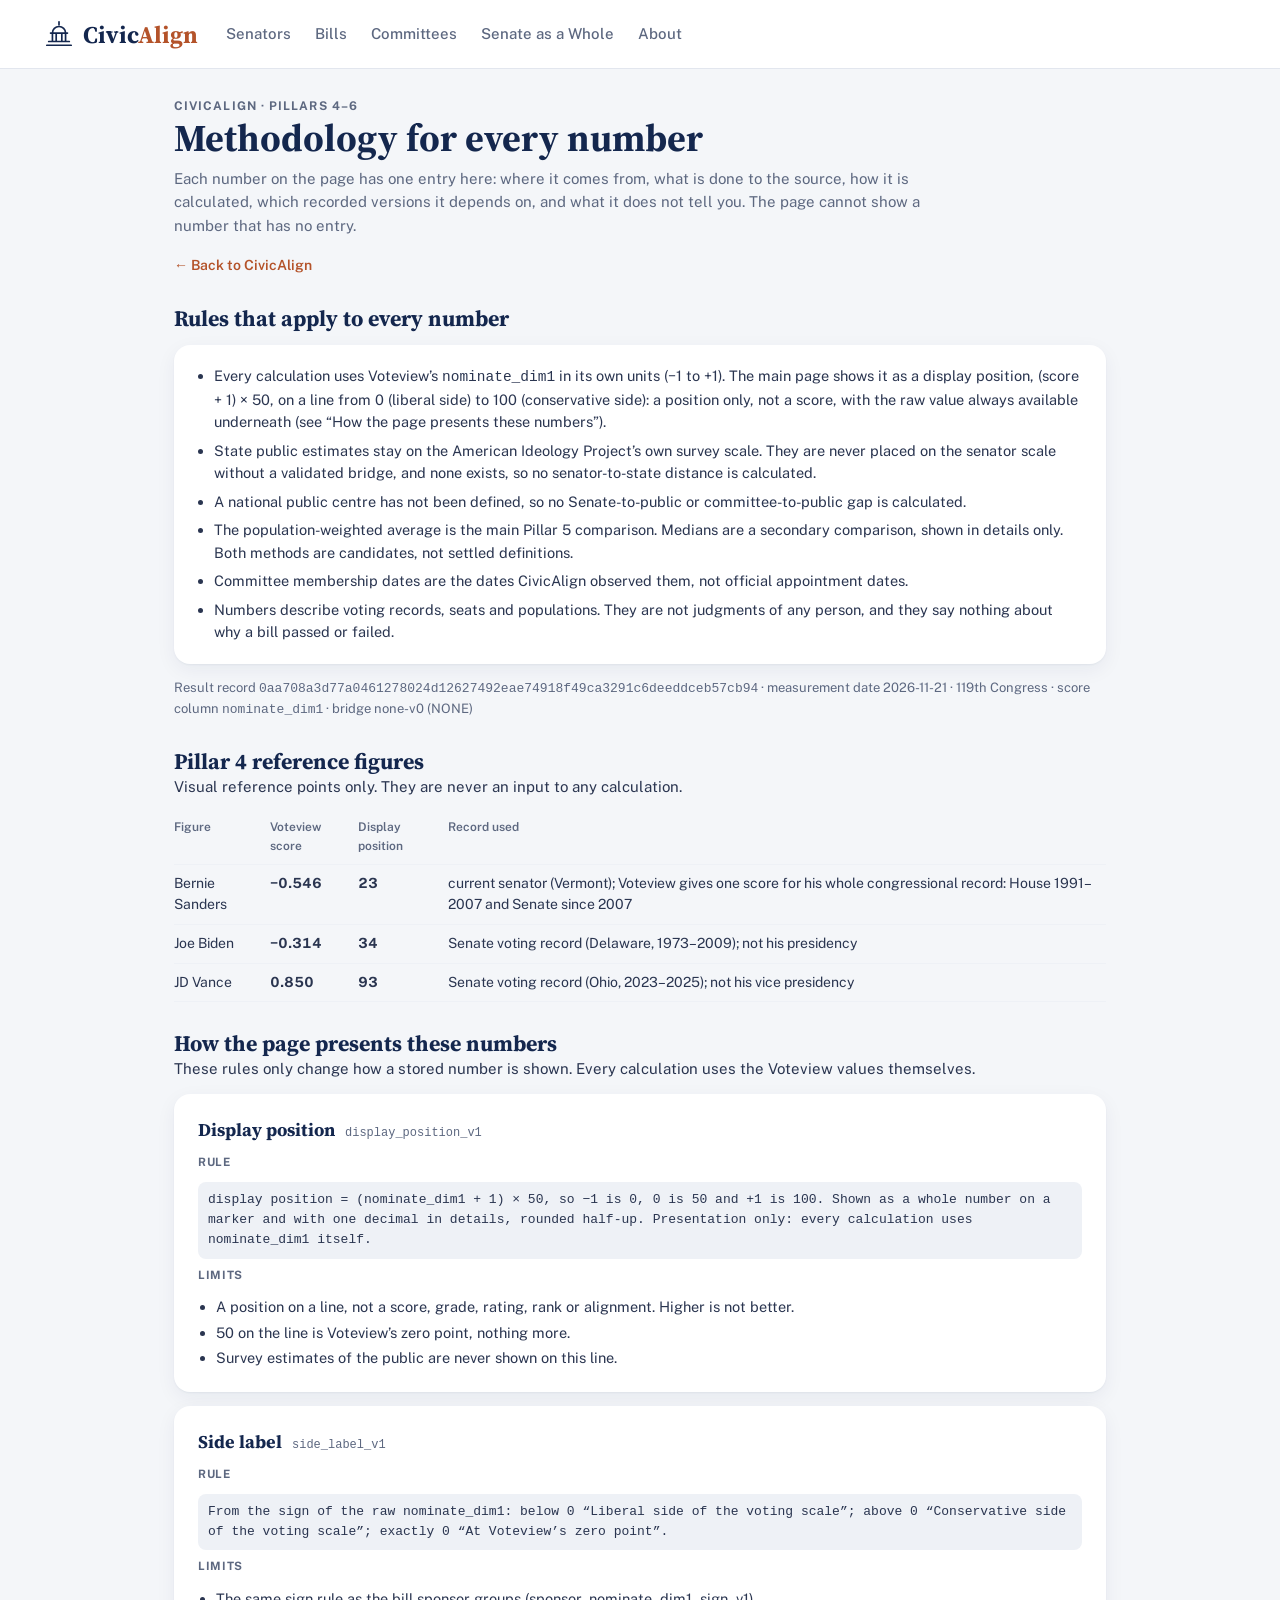
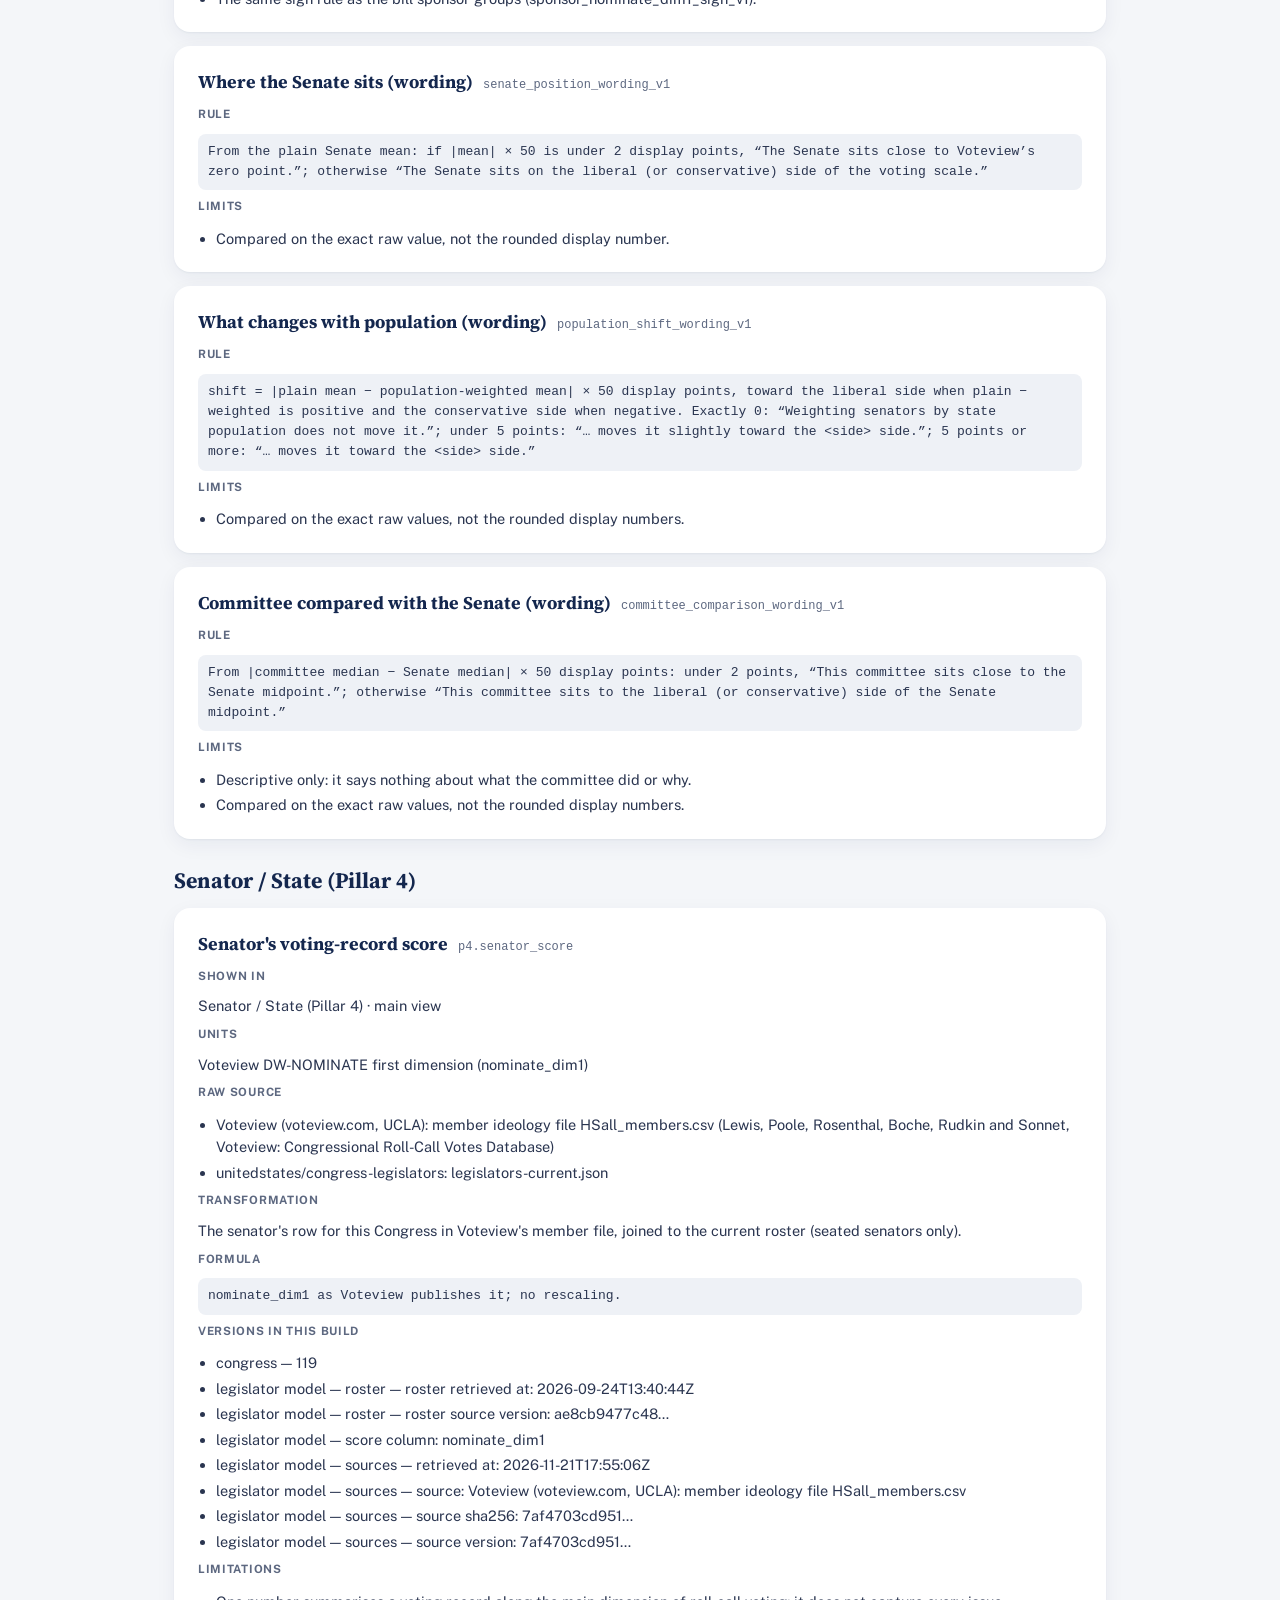
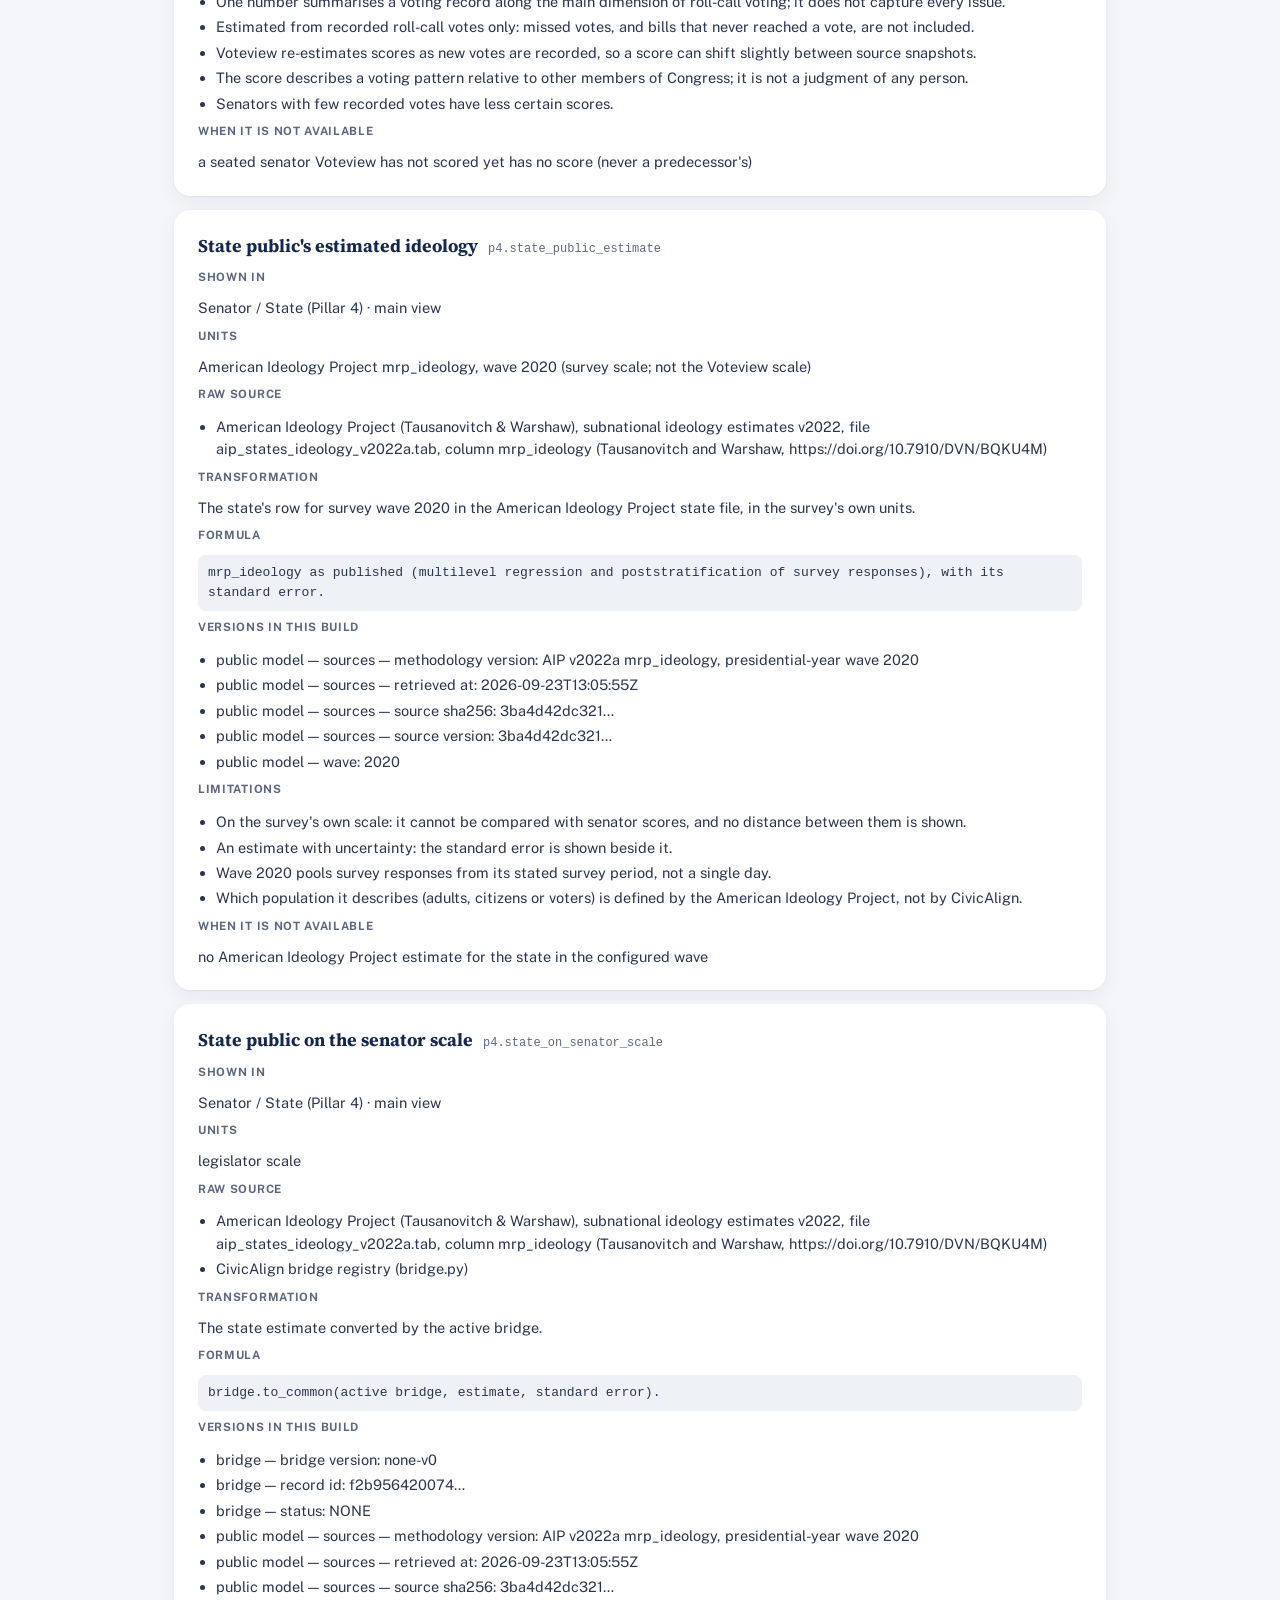
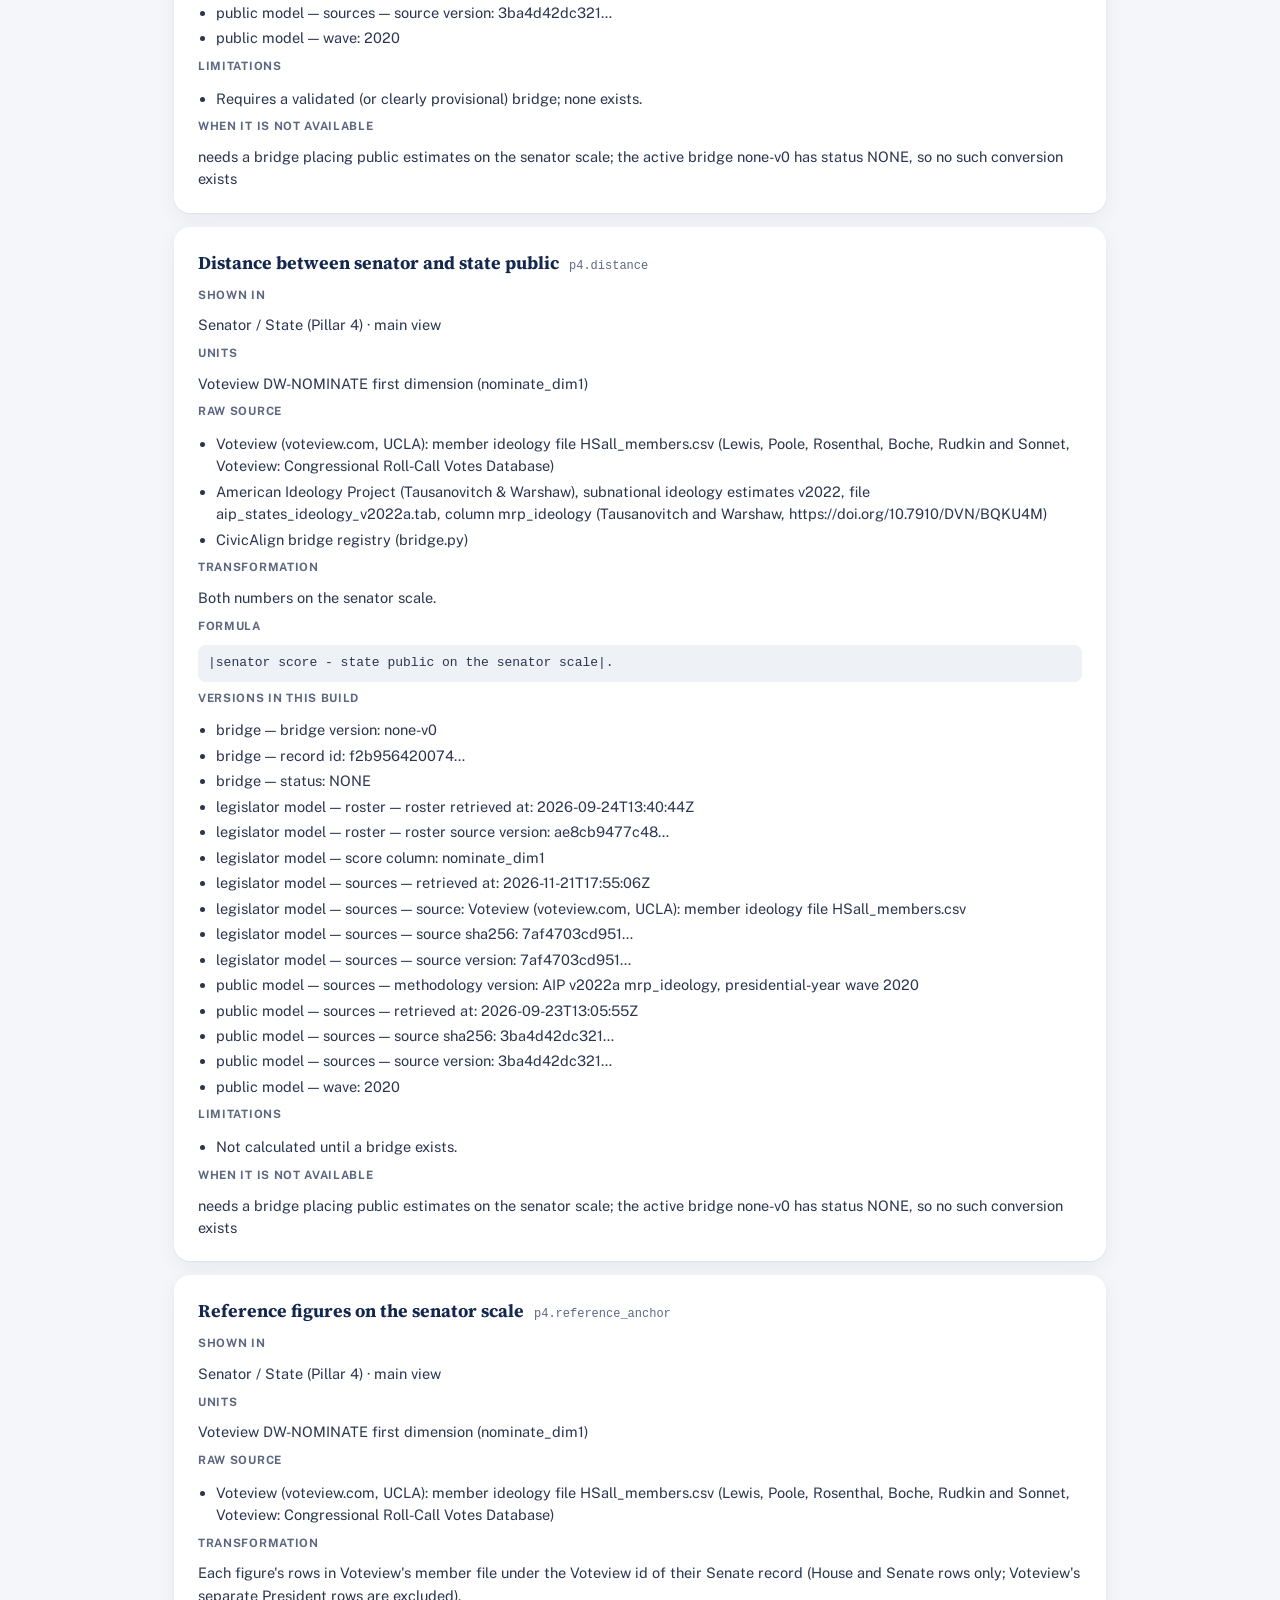
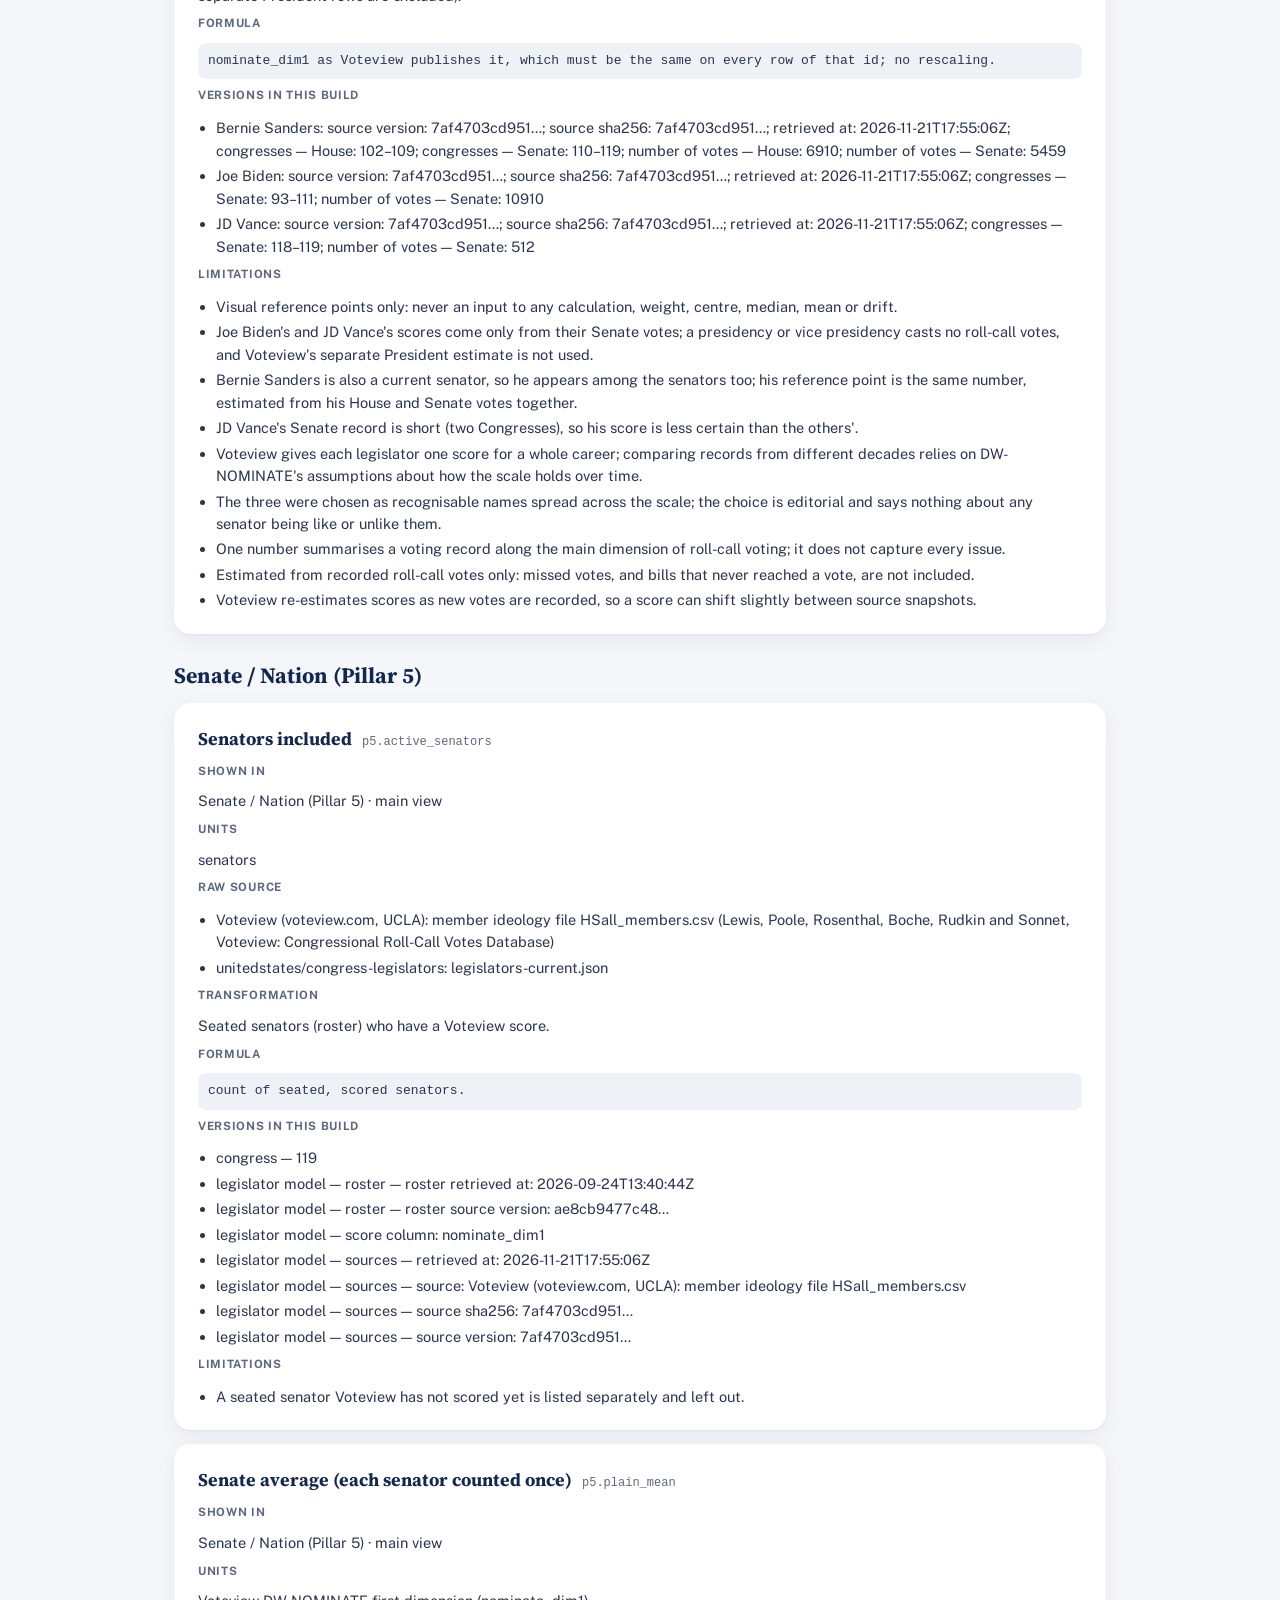
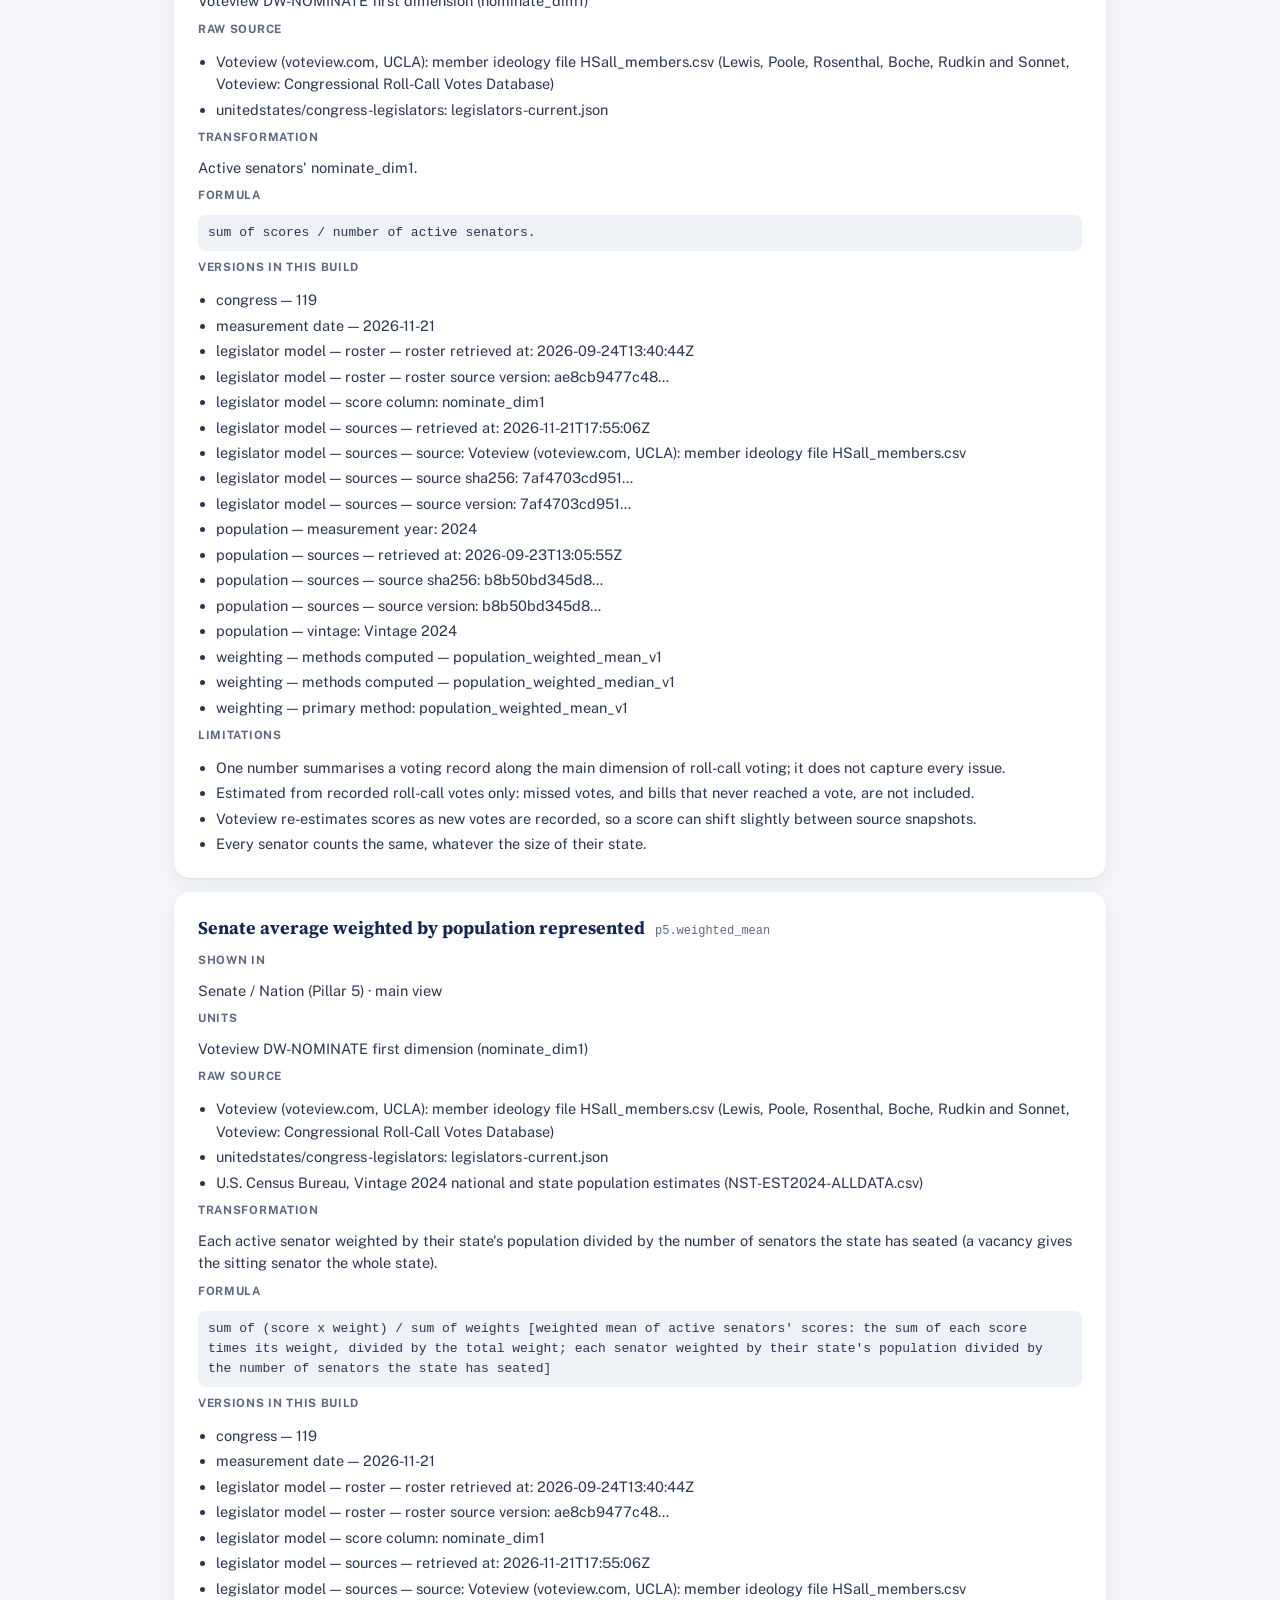
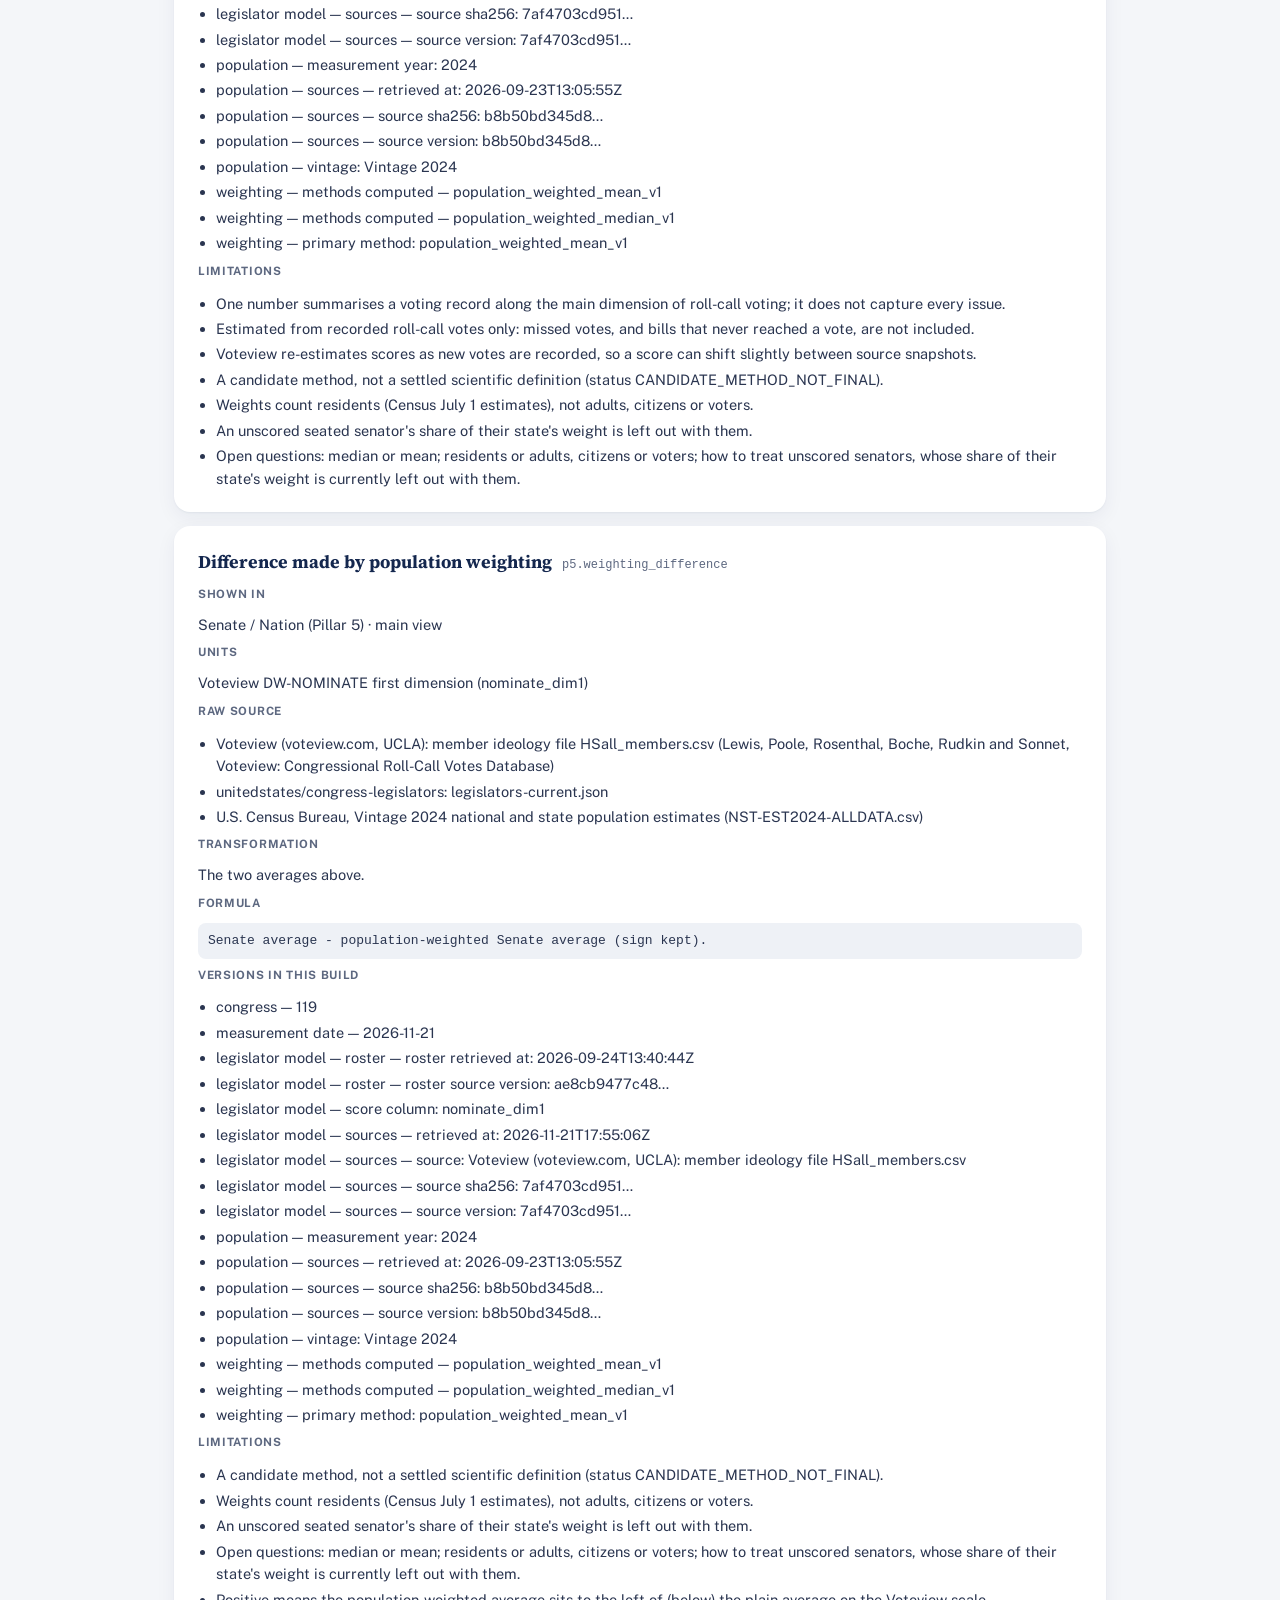
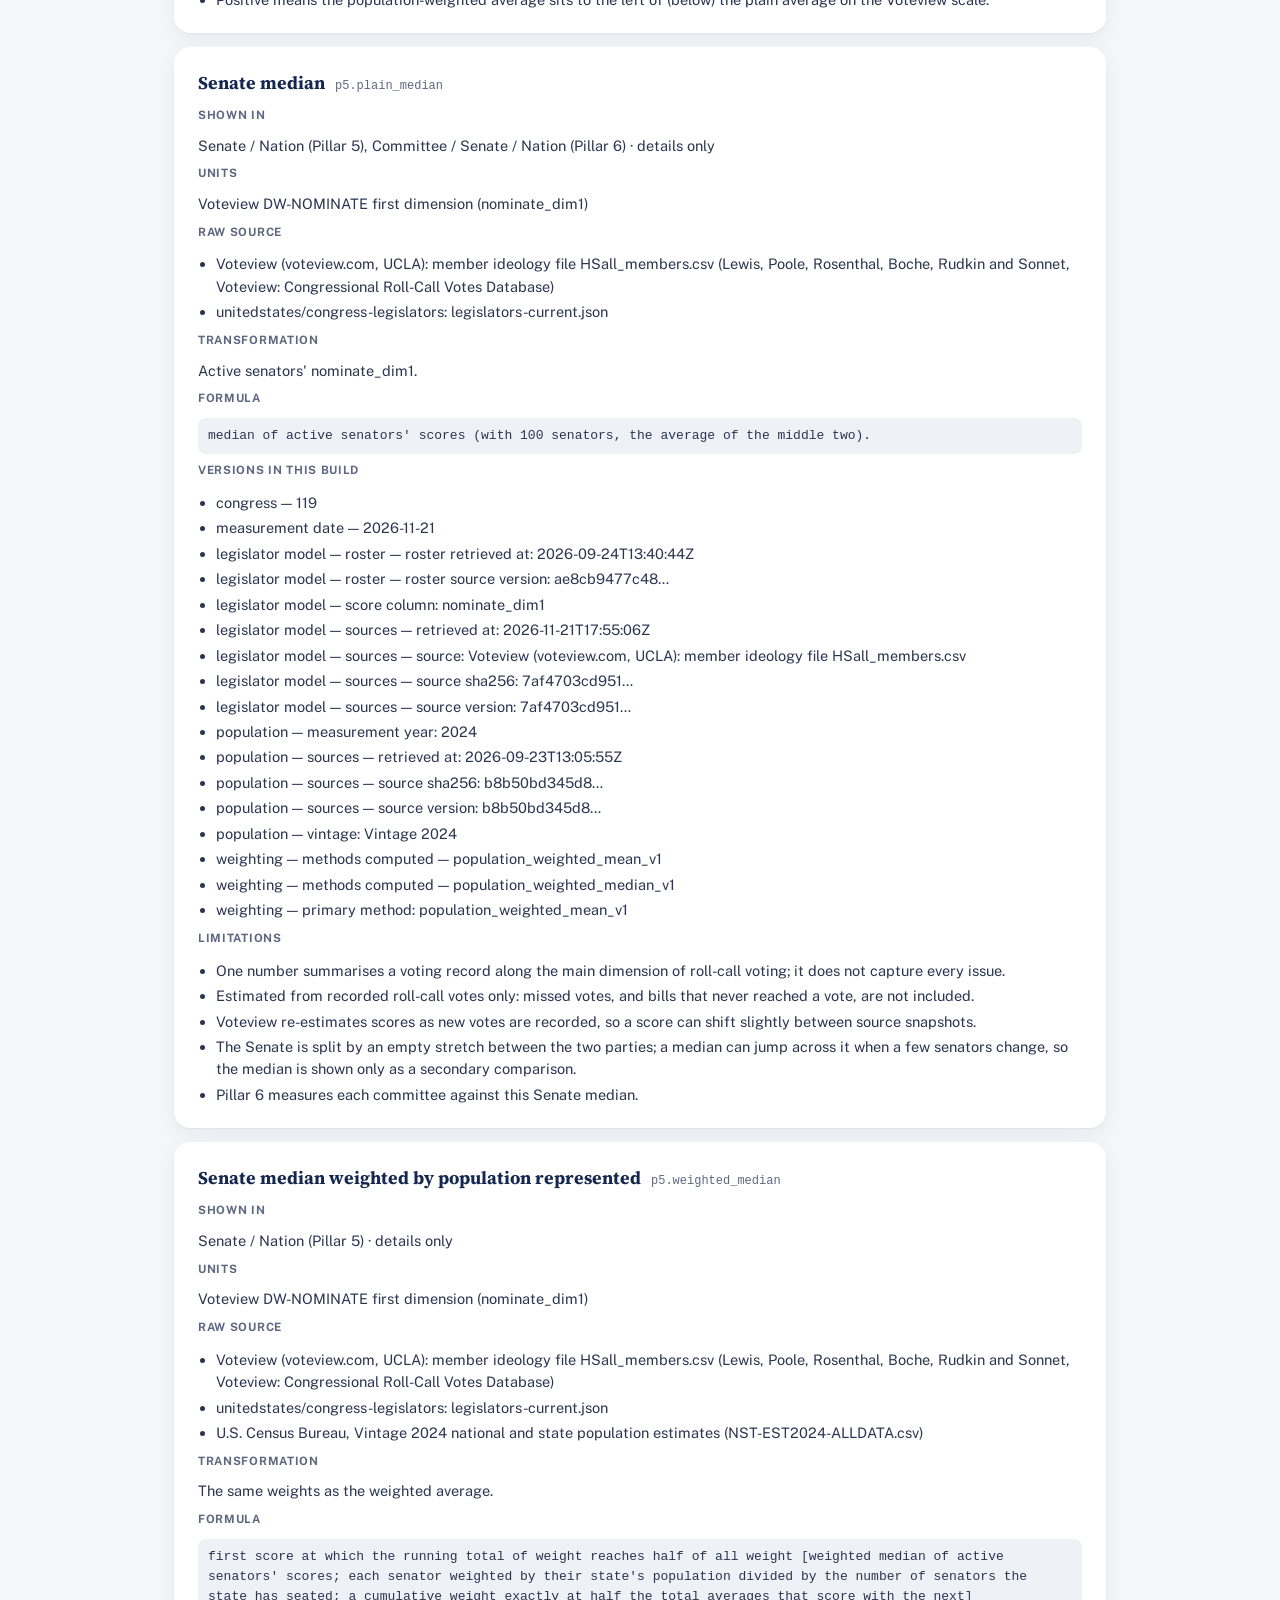
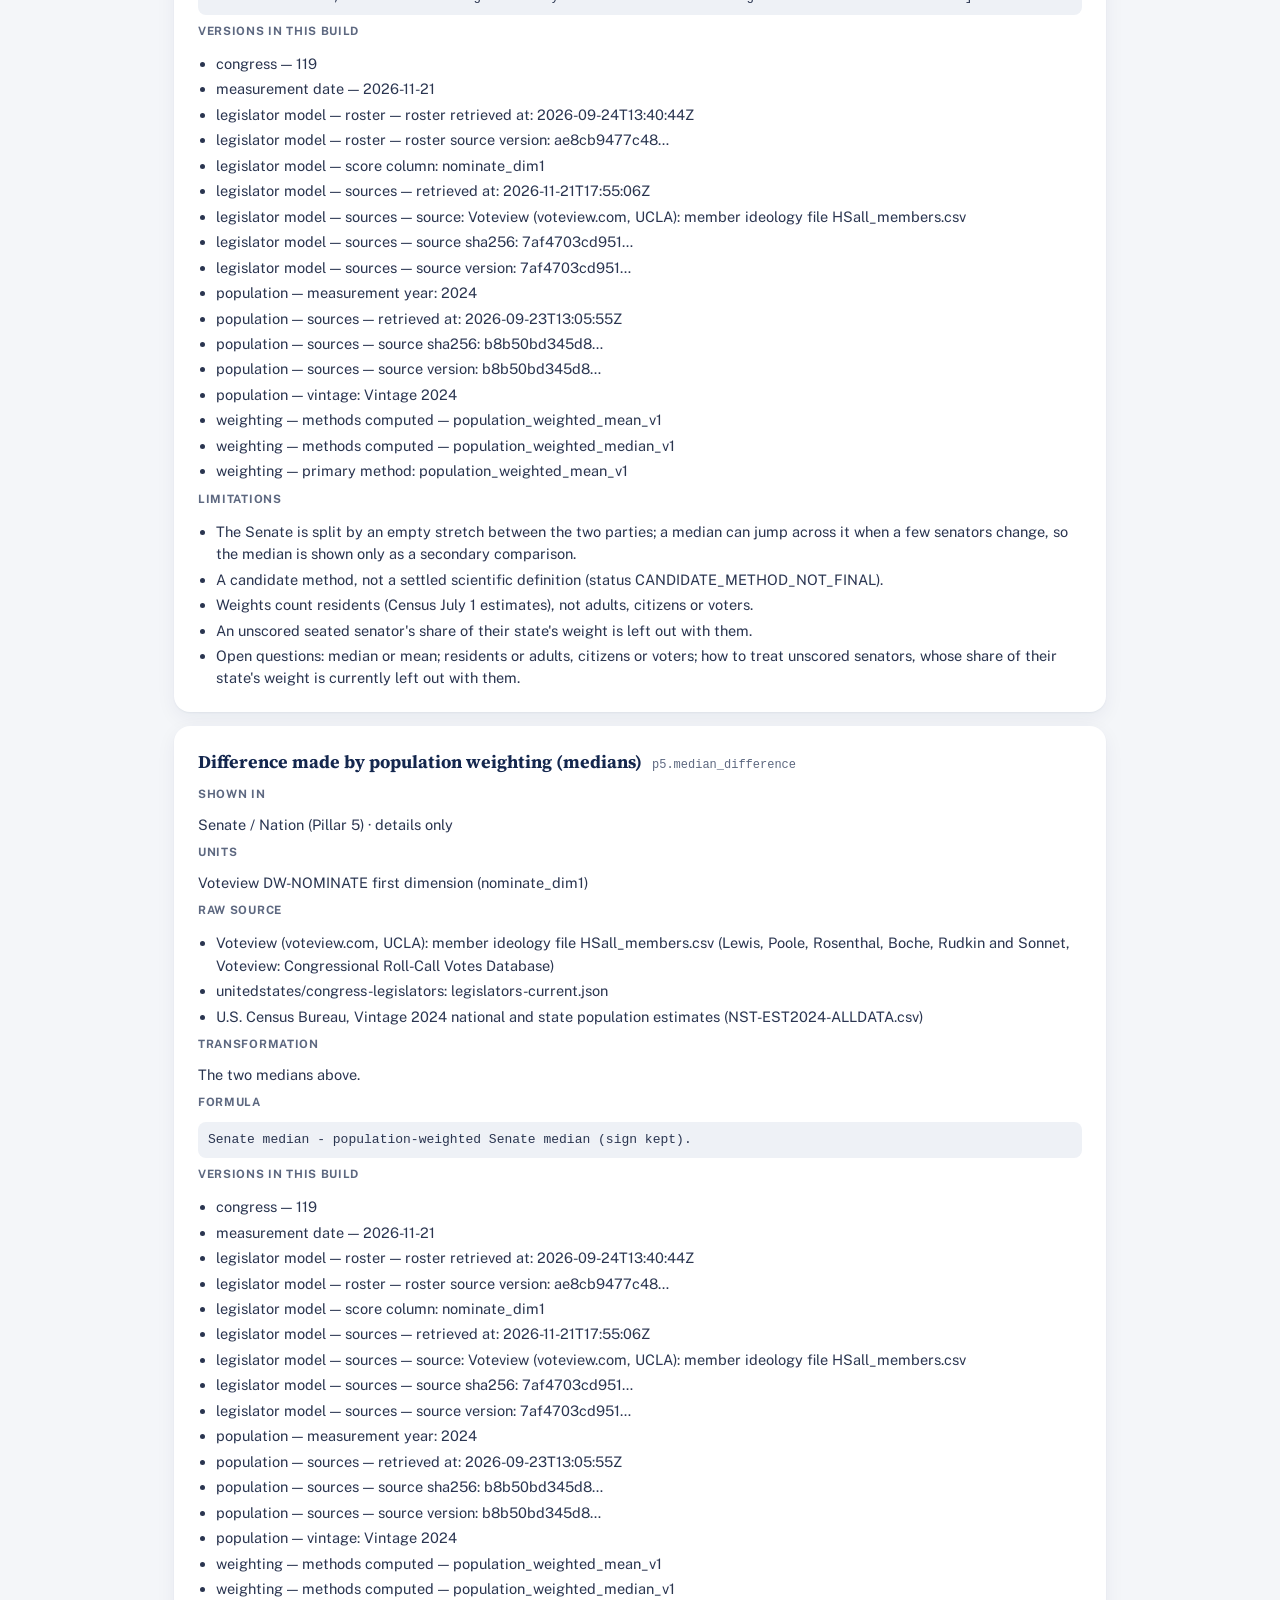
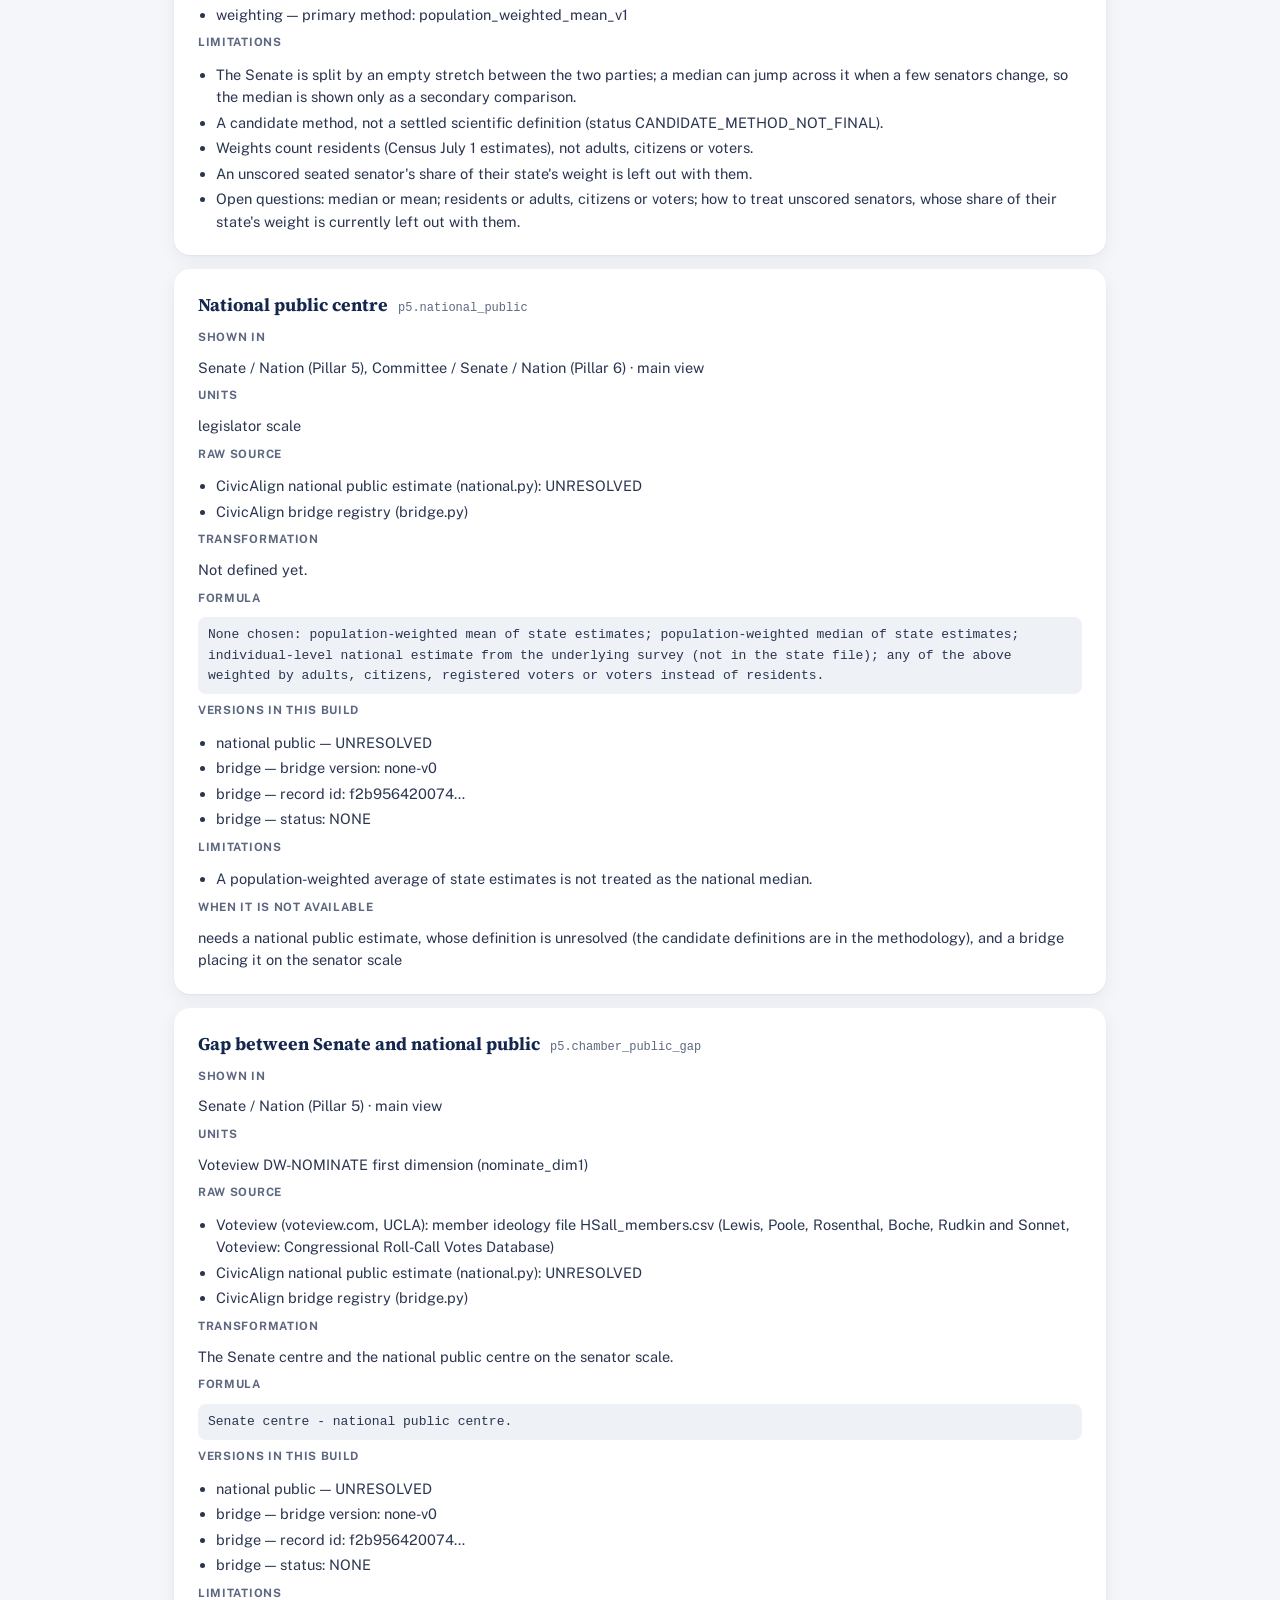
<file: demo/methodology.html>
<!DOCTYPE html>
<html lang="en">
<head>
<meta charset="utf-8">
<meta name="viewport" content="width=device-width, initial-scale=1, viewport-fit=cover">
<title>Pillars 4–6 Methodology</title>
<meta name="description" content="The source, transformation, formula, versions and limitations behind every number on the CivicAlign Pillars 4–6 page.">
<link rel="preconnect" href="https://fonts.googleapis.com">
<link rel="preconnect" href="https://fonts.gstatic.com" crossorigin>
<link rel="stylesheet" href="https://fonts.googleapis.com/css2?family=Source+Serif+4:opsz,wght@8..60,400;8..60,600;8..60,700&family=Public+Sans:wght@400;500;600;700&display=swap">
<link rel="stylesheet" href="civicalign.css">
<style>
:root,:root:not([data-theme="light"]),:root[data-theme="dark"]{color-scheme:light;--paper:#f4f6f9;--surface:#fff;--ink:#14274e;--muted:#5d6880;--rule:#e2e6ee;--rule-soft:#eef1f6;--alert:#b4532a;--alert-soft:#fbf1ec;--calm:#1f7a4d;--calm-soft:#e6f4ec;--rep:#c0392b;--dem:#2f5fb3;--text:#2a3550}
body{background:var(--paper);color:var(--text);font-size:15px;line-height:1.55}
a{color:var(--alert);text-decoration:none}a:hover{text-decoration:underline}
.site{background:#fff;border-bottom:1px solid var(--rule)}.site-in{max-width:1240px;margin:auto;padding:0 24px;display:flex;align-items:center;gap:28px;min-height:68px;flex-wrap:wrap}
.logo{display:flex;align-items:center;gap:9px;font:700 24px var(--serif);color:var(--ink);white-space:nowrap}.logo:hover{text-decoration:none}.logo b{color:var(--alert);font-weight:700}
.site nav{display:flex;gap:24px;align-self:stretch;overflow-x:auto;scrollbar-width:none}.site nav a{display:flex;align-items:center;color:var(--muted);font-weight:500;white-space:nowrap;min-height:40px}.site nav a:hover{color:var(--ink);text-decoration:none}
.wrap{max-width:980px;padding:28px 24px 48px}
h1,h2,h3{color:var(--ink);font-weight:700}h1{font-size:38px;line-height:1.2;letter-spacing:0}
.eyebrow{font-family:var(--sans);font-weight:700;letter-spacing:.09em}.sub{font-size:15px;max-width:760px;margin-top:6px}
.wrap>header{margin-bottom:8px}
.wrap h2{margin-top:28px;font-size:22px}
.rules,.entry{background:var(--surface);border-radius:16px;box-shadow:0 1px 2px rgba(20,39,78,.05),0 6px 20px rgba(20,39,78,.06);border:0}
.rules{margin-top:14px;padding:20px 24px 20px 40px;display:grid;gap:6px;font-size:14.5px;max-width:none}
.entry{margin-top:14px;padding:22px 24px}
.entry:target{outline:2px solid var(--alert);outline-offset:2px}
.entry h3{font-size:18px}
.entry h3 code{font-family:var(--mono);font-size:12px;font-weight:400;color:var(--muted);margin-left:6px}
.entry dl{margin:10px 0 0;display:grid;gap:8px}
.entry dt{font-size:11.5px;font-weight:700;letter-spacing:.06em;text-transform:uppercase;color:var(--muted)}
.entry dd{margin:2px 0 0;font-size:14.5px;overflow-wrap:anywhere}
.entry ul{margin:2px 0 0;padding-left:18px;display:grid;gap:3px}
.entry .formula{font-family:var(--mono);font-size:13px;background:var(--rule-soft);padding:8px 10px;border-radius:8px}
.asof{margin-top:14px;font-size:13px;color:var(--muted);overflow-wrap:anywhere}
table.anchors{border-collapse:collapse;width:100%;margin-top:12px;font-size:14px}
table.anchors th,table.anchors td{text-align:left;padding:8px 10px 8px 0;border-bottom:1px solid var(--rule-soft);vertical-align:top}
table.anchors th{font-size:12px;color:var(--muted);font-weight:600}
table.anchors td.n{font-variant-numeric:tabular-nums;font-weight:700;white-space:nowrap}
.back{margin-top:18px;font-size:14px}.back a{color:var(--alert);font-weight:600}
@media (max-width:640px){.site-in{padding:10px 16px;gap:6px 16px}.site nav{flex:1 1 100%;gap:18px}.wrap{padding:16px 16px 36px}h1{font-size:30px}.rules{padding:16px 16px 16px 32px}.entry{padding:16px}}
</style>
</head>
<body>
<div class="site"><div class="site-in"><a class="logo" href="civicalign.html"><svg width="30" height="30" viewBox="0 0 32 32" fill="none" stroke="#14274e" stroke-width="1.8" stroke-linecap="round" aria-hidden="true"><path d="M16 3v3M9 15a7 7 0 0 1 14 0M7 15h18M9 15v9M13 15v9M19 15v9M23 15v9M5 24h22M3 28h26"/></svg><span>Civic<b>Align</b></span></a>
<nav aria-label="Main"><a href="civicalign.html#/senators">Senators</a><a href="civicalign.html#/bills">Bills</a><a href="civicalign.html#/committees">Committees</a><a href="civicalign.html#/senate">Senate as a Whole</a><a href="civicalign.html#/about">About</a></nav></div></div>
<div class="wrap">
<header>
  <p class="eyebrow">CivicAlign &middot; Pillars 4–6</p>
  <h1>Methodology for every number</h1>
  <p class="sub">Each number on the page has one entry here: where it comes from, what is done to the
    source, how it is calculated, which recorded versions it depends on, and what it does not tell you.
    The page cannot show a number that has no entry.</p>
  <p class="back"><a href="civicalign.html">← Back to CivicAlign</a></p>
</header>

<h2>Rules that apply to every number</h2>
<ul class="rules">
  <li>Every calculation uses Voteview’s <code>nominate_dim1</code> in its own units (−1 to +1). The main page shows it as a display position, (score + 1) × 50, on a line from 0 (liberal side) to 100 (conservative side): a position only, not a score, with the raw value always available underneath (see “How the page presents these numbers”).</li>
  <li>State public estimates stay on the American Ideology Project’s own survey scale. They are never placed on the senator scale without a validated bridge, and none exists, so no senator-to-state distance is calculated.</li>
  <li>A national public centre has not been defined, so no Senate-to-public or committee-to-public gap is calculated.</li>
  <li>The population-weighted average is the main Pillar 5 comparison. Medians are a secondary comparison, shown in details only. Both methods are candidates, not settled definitions.</li>
  <li>Committee membership dates are the dates CivicAlign observed them, not official appointment dates.</li>
  <li>Numbers describe voting records, seats and populations. They are not judgments of any person, and they say nothing about why a bill passed or failed.</li>
</ul>

<p class="asof">Result record <code>0aa708a3d77a0461278024d12627492eae74918f49ca3291c6deeddceb57cb94</code> &middot; measurement date 2026-11-21 &middot; 119th Congress &middot; score column <code>nominate_dim1</code> &middot; bridge none-v0 (NONE)</p><h2 id="anchors">Pillar 4 reference figures</h2><p>Visual reference points only. They are never an input to any calculation.</p><table class="anchors"><tr><th>Figure</th><th>Voteview score</th><th>Display position</th><th>Record used</th></tr><tr><td>Bernie Sanders</td><td class="n">−0.546</td><td class="n">23</td><td>current senator (Vermont); Voteview gives one score for his whole congressional record: House 1991–2007 and Senate since 2007</td></tr><tr><td>Joe Biden</td><td class="n">−0.314</td><td class="n">34</td><td>Senate voting record (Delaware, 1973–2009); not his presidency</td></tr><tr><td>JD Vance</td><td class="n">0.850</td><td class="n">93</td><td>Senate voting record (Ohio, 2023–2025); not his vice presidency</td></tr></table><h2 id="display-rules">How the page presents these numbers</h2><p>These rules only change how a stored number is shown. Every calculation uses the Voteview values themselves.</p><section class="entry" id="display_position_v1"><h3>Display position <code>display_position_v1</code></h3><dl><dt>Rule</dt><dd class="formula">display position = (nominate_dim1 + 1) × 50, so −1 is 0, 0 is 50 and +1 is 100. Shown as a whole number on a marker and with one decimal in details, rounded half-up. Presentation only: every calculation uses nominate_dim1 itself.</dd><dt>Limits</dt><dd><ul><li>A position on a line, not a score, grade, rating, rank or alignment. Higher is not better.</li><li>50 on the line is Voteview’s zero point, nothing more.</li><li>Survey estimates of the public are never shown on this line.</li></ul></dd></dl></section><section class="entry" id="side_label_v1"><h3>Side label <code>side_label_v1</code></h3><dl><dt>Rule</dt><dd class="formula">From the sign of the raw nominate_dim1: below 0 “Liberal side of the voting scale”; above 0 “Conservative side of the voting scale”; exactly 0 “At Voteview’s zero point”.</dd><dt>Limits</dt><dd><ul><li>The same sign rule as the bill sponsor groups (sponsor_nominate_dim1_sign_v1).</li></ul></dd></dl></section><section class="entry" id="senate_position_wording_v1"><h3>Where the Senate sits (wording) <code>senate_position_wording_v1</code></h3><dl><dt>Rule</dt><dd class="formula">From the plain Senate mean: if |mean| × 50 is under 2 display points, “The Senate sits close to Voteview’s zero point.”; otherwise “The Senate sits on the liberal (or conservative) side of the voting scale.”</dd><dt>Limits</dt><dd><ul><li>Compared on the exact raw value, not the rounded display number.</li></ul></dd></dl></section><section class="entry" id="population_shift_wording_v1"><h3>What changes with population (wording) <code>population_shift_wording_v1</code></h3><dl><dt>Rule</dt><dd class="formula">shift = |plain mean − population-weighted mean| × 50 display points, toward the liberal side when plain − weighted is positive and the conservative side when negative. Exactly 0: “Weighting senators by state population does not move it.”; under 5 points: “… moves it slightly toward the &lt;side&gt; side.”; 5 points or more: “… moves it toward the &lt;side&gt; side.”</dd><dt>Limits</dt><dd><ul><li>Compared on the exact raw values, not the rounded display numbers.</li></ul></dd></dl></section><section class="entry" id="committee_comparison_wording_v1"><h3>Committee compared with the Senate (wording) <code>committee_comparison_wording_v1</code></h3><dl><dt>Rule</dt><dd class="formula">From |committee median − Senate median| × 50 display points: under 2 points, “This committee sits close to the Senate midpoint.”; otherwise “This committee sits to the liberal (or conservative) side of the Senate midpoint.”</dd><dt>Limits</dt><dd><ul><li>Descriptive only: it says nothing about what the committee did or why.</li><li>Compared on the exact raw values, not the rounded display numbers.</li></ul></dd></dl></section><h2 id="view-senator_state">Senator / State (Pillar 4)</h2><section class="entry" id="p4.senator_score"><h3>Senator&#x27;s voting-record score <code>p4.senator_score</code></h3><dl><dt>Shown in</dt><dd>Senator / State (Pillar 4) &middot; main view</dd><dt>Units</dt><dd>Voteview DW-NOMINATE first dimension (nominate_dim1)</dd><dt>Raw source</dt><dd><ul><li>Voteview (voteview.com, UCLA): member ideology file HSall_members.csv (Lewis, Poole, Rosenthal, Boche, Rudkin and Sonnet, Voteview: Congressional Roll-Call Votes Database)</li><li>unitedstates/congress-legislators: legislators-current.json</li></ul></dd><dt>Transformation</dt><dd>The senator&#x27;s row for this Congress in Voteview&#x27;s member file, joined to the current roster (seated senators only).</dd><dt>Formula</dt><dd class="formula">nominate_dim1 as Voteview publishes it; no rescaling.</dd><dt>Versions in this build</dt><dd><ul><li>congress — 119</li><li>legislator model — roster — roster retrieved at: 2026-09-24T13:40:44Z</li><li>legislator model — roster — roster source version: ae8cb9477c48…</li><li>legislator model — score column: nominate_dim1</li><li>legislator model — sources — retrieved at: 2026-11-21T17:55:06Z</li><li>legislator model — sources — source: Voteview (voteview.com, UCLA): member ideology file HSall_members.csv</li><li>legislator model — sources — source sha256: 7af4703cd951…</li><li>legislator model — sources — source version: 7af4703cd951…</li></ul></dd><dt>Limitations</dt><dd><ul><li>One number summarises a voting record along the main dimension of roll-call voting; it does not capture every issue.</li><li>Estimated from recorded roll-call votes only: missed votes, and bills that never reached a vote, are not included.</li><li>Voteview re-estimates scores as new votes are recorded, so a score can shift slightly between source snapshots.</li><li>The score describes a voting pattern relative to other members of Congress; it is not a judgment of any person.</li><li>Senators with few recorded votes have less certain scores.</li></ul></dd><dt>When it is not available</dt><dd>a seated senator Voteview has not scored yet has no score (never a predecessor&#x27;s)</dd></dl></section><section class="entry" id="p4.state_public_estimate"><h3>State public&#x27;s estimated ideology <code>p4.state_public_estimate</code></h3><dl><dt>Shown in</dt><dd>Senator / State (Pillar 4) &middot; main view</dd><dt>Units</dt><dd>American Ideology Project mrp_ideology, wave 2020 (survey scale; not the Voteview scale)</dd><dt>Raw source</dt><dd><ul><li>American Ideology Project (Tausanovitch &amp; Warshaw), subnational ideology estimates v2022, file aip_states_ideology_v2022a.tab, column mrp_ideology (Tausanovitch and Warshaw, https://doi.org/10.7910/DVN/BQKU4M)</li></ul></dd><dt>Transformation</dt><dd>The state&#x27;s row for survey wave 2020 in the American Ideology Project state file, in the survey&#x27;s own units.</dd><dt>Formula</dt><dd class="formula">mrp_ideology as published (multilevel regression and poststratification of survey responses), with its standard error.</dd><dt>Versions in this build</dt><dd><ul><li>public model — sources — methodology version: AIP v2022a mrp_ideology, presidential-year wave 2020</li><li>public model — sources — retrieved at: 2026-09-23T13:05:55Z</li><li>public model — sources — source sha256: 3ba4d42dc321…</li><li>public model — sources — source version: 3ba4d42dc321…</li><li>public model — wave: 2020</li></ul></dd><dt>Limitations</dt><dd><ul><li>On the survey&#x27;s own scale: it cannot be compared with senator scores, and no distance between them is shown.</li><li>An estimate with uncertainty: the standard error is shown beside it.</li><li>Wave 2020 pools survey responses from its stated survey period, not a single day.</li><li>Which population it describes (adults, citizens or voters) is defined by the American Ideology Project, not by CivicAlign.</li></ul></dd><dt>When it is not available</dt><dd>no American Ideology Project estimate for the state in the configured wave</dd></dl></section><section class="entry" id="p4.state_on_senator_scale"><h3>State public on the senator scale <code>p4.state_on_senator_scale</code></h3><dl><dt>Shown in</dt><dd>Senator / State (Pillar 4) &middot; main view</dd><dt>Units</dt><dd>legislator scale</dd><dt>Raw source</dt><dd><ul><li>American Ideology Project (Tausanovitch &amp; Warshaw), subnational ideology estimates v2022, file aip_states_ideology_v2022a.tab, column mrp_ideology (Tausanovitch and Warshaw, https://doi.org/10.7910/DVN/BQKU4M)</li><li>CivicAlign bridge registry (bridge.py)</li></ul></dd><dt>Transformation</dt><dd>The state estimate converted by the active bridge.</dd><dt>Formula</dt><dd class="formula">bridge.to_common(active bridge, estimate, standard error).</dd><dt>Versions in this build</dt><dd><ul><li>bridge — bridge version: none-v0</li><li>bridge — record id: f2b956420074…</li><li>bridge — status: NONE</li><li>public model — sources — methodology version: AIP v2022a mrp_ideology, presidential-year wave 2020</li><li>public model — sources — retrieved at: 2026-09-23T13:05:55Z</li><li>public model — sources — source sha256: 3ba4d42dc321…</li><li>public model — sources — source version: 3ba4d42dc321…</li><li>public model — wave: 2020</li></ul></dd><dt>Limitations</dt><dd><ul><li>Requires a validated (or clearly provisional) bridge; none exists.</li></ul></dd><dt>When it is not available</dt><dd>needs a bridge placing public estimates on the senator scale; the active bridge none-v0 has status NONE, so no such conversion exists</dd></dl></section><section class="entry" id="p4.distance"><h3>Distance between senator and state public <code>p4.distance</code></h3><dl><dt>Shown in</dt><dd>Senator / State (Pillar 4) &middot; main view</dd><dt>Units</dt><dd>Voteview DW-NOMINATE first dimension (nominate_dim1)</dd><dt>Raw source</dt><dd><ul><li>Voteview (voteview.com, UCLA): member ideology file HSall_members.csv (Lewis, Poole, Rosenthal, Boche, Rudkin and Sonnet, Voteview: Congressional Roll-Call Votes Database)</li><li>American Ideology Project (Tausanovitch &amp; Warshaw), subnational ideology estimates v2022, file aip_states_ideology_v2022a.tab, column mrp_ideology (Tausanovitch and Warshaw, https://doi.org/10.7910/DVN/BQKU4M)</li><li>CivicAlign bridge registry (bridge.py)</li></ul></dd><dt>Transformation</dt><dd>Both numbers on the senator scale.</dd><dt>Formula</dt><dd class="formula">|senator score - state public on the senator scale|.</dd><dt>Versions in this build</dt><dd><ul><li>bridge — bridge version: none-v0</li><li>bridge — record id: f2b956420074…</li><li>bridge — status: NONE</li><li>legislator model — roster — roster retrieved at: 2026-09-24T13:40:44Z</li><li>legislator model — roster — roster source version: ae8cb9477c48…</li><li>legislator model — score column: nominate_dim1</li><li>legislator model — sources — retrieved at: 2026-11-21T17:55:06Z</li><li>legislator model — sources — source: Voteview (voteview.com, UCLA): member ideology file HSall_members.csv</li><li>legislator model — sources — source sha256: 7af4703cd951…</li><li>legislator model — sources — source version: 7af4703cd951…</li><li>public model — sources — methodology version: AIP v2022a mrp_ideology, presidential-year wave 2020</li><li>public model — sources — retrieved at: 2026-09-23T13:05:55Z</li><li>public model — sources — source sha256: 3ba4d42dc321…</li><li>public model — sources — source version: 3ba4d42dc321…</li><li>public model — wave: 2020</li></ul></dd><dt>Limitations</dt><dd><ul><li>Not calculated until a bridge exists.</li></ul></dd><dt>When it is not available</dt><dd>needs a bridge placing public estimates on the senator scale; the active bridge none-v0 has status NONE, so no such conversion exists</dd></dl></section><section class="entry" id="p4.reference_anchor"><h3>Reference figures on the senator scale <code>p4.reference_anchor</code></h3><dl><dt>Shown in</dt><dd>Senator / State (Pillar 4) &middot; main view</dd><dt>Units</dt><dd>Voteview DW-NOMINATE first dimension (nominate_dim1)</dd><dt>Raw source</dt><dd><ul><li>Voteview (voteview.com, UCLA): member ideology file HSall_members.csv (Lewis, Poole, Rosenthal, Boche, Rudkin and Sonnet, Voteview: Congressional Roll-Call Votes Database)</li></ul></dd><dt>Transformation</dt><dd>Each figure&#x27;s rows in Voteview&#x27;s member file under the Voteview id of their Senate record (House and Senate rows only; Voteview&#x27;s separate President rows are excluded).</dd><dt>Formula</dt><dd class="formula">nominate_dim1 as Voteview publishes it, which must be the same on every row of that id; no rescaling.</dd><dt>Versions in this build</dt><dd><ul><li>Bernie Sanders: source version: 7af4703cd951…; source sha256: 7af4703cd951…; retrieved at: 2026-11-21T17:55:06Z; congresses — House: 102–109; congresses — Senate: 110–119; number of votes — House: 6910; number of votes — Senate: 5459</li><li>Joe Biden: source version: 7af4703cd951…; source sha256: 7af4703cd951…; retrieved at: 2026-11-21T17:55:06Z; congresses — Senate: 93–111; number of votes — Senate: 10910</li><li>JD Vance: source version: 7af4703cd951…; source sha256: 7af4703cd951…; retrieved at: 2026-11-21T17:55:06Z; congresses — Senate: 118–119; number of votes — Senate: 512</li></ul></dd><dt>Limitations</dt><dd><ul><li>Visual reference points only: never an input to any calculation, weight, centre, median, mean or drift.</li><li>Joe Biden&#x27;s and JD Vance&#x27;s scores come only from their Senate votes; a presidency or vice presidency casts no roll-call votes, and Voteview&#x27;s separate President estimate is not used.</li><li>Bernie Sanders is also a current senator, so he appears among the senators too; his reference point is the same number, estimated from his House and Senate votes together.</li><li>JD Vance&#x27;s Senate record is short (two Congresses), so his score is less certain than the others&#x27;.</li><li>Voteview gives each legislator one score for a whole career; comparing records from different decades relies on DW-NOMINATE&#x27;s assumptions about how the scale holds over time.</li><li>The three were chosen as recognisable names spread across the scale; the choice is editorial and says nothing about any senator being like or unlike them.</li><li>One number summarises a voting record along the main dimension of roll-call voting; it does not capture every issue.</li><li>Estimated from recorded roll-call votes only: missed votes, and bills that never reached a vote, are not included.</li><li>Voteview re-estimates scores as new votes are recorded, so a score can shift slightly between source snapshots.</li></ul></dd></dl></section><h2 id="view-senate_nation">Senate / Nation (Pillar 5)</h2><section class="entry" id="p5.active_senators"><h3>Senators included <code>p5.active_senators</code></h3><dl><dt>Shown in</dt><dd>Senate / Nation (Pillar 5) &middot; main view</dd><dt>Units</dt><dd>senators</dd><dt>Raw source</dt><dd><ul><li>Voteview (voteview.com, UCLA): member ideology file HSall_members.csv (Lewis, Poole, Rosenthal, Boche, Rudkin and Sonnet, Voteview: Congressional Roll-Call Votes Database)</li><li>unitedstates/congress-legislators: legislators-current.json</li></ul></dd><dt>Transformation</dt><dd>Seated senators (roster) who have a Voteview score.</dd><dt>Formula</dt><dd class="formula">count of seated, scored senators.</dd><dt>Versions in this build</dt><dd><ul><li>congress — 119</li><li>legislator model — roster — roster retrieved at: 2026-09-24T13:40:44Z</li><li>legislator model — roster — roster source version: ae8cb9477c48…</li><li>legislator model — score column: nominate_dim1</li><li>legislator model — sources — retrieved at: 2026-11-21T17:55:06Z</li><li>legislator model — sources — source: Voteview (voteview.com, UCLA): member ideology file HSall_members.csv</li><li>legislator model — sources — source sha256: 7af4703cd951…</li><li>legislator model — sources — source version: 7af4703cd951…</li></ul></dd><dt>Limitations</dt><dd><ul><li>A seated senator Voteview has not scored yet is listed separately and left out.</li></ul></dd></dl></section><section class="entry" id="p5.plain_mean"><h3>Senate average (each senator counted once) <code>p5.plain_mean</code></h3><dl><dt>Shown in</dt><dd>Senate / Nation (Pillar 5) &middot; main view</dd><dt>Units</dt><dd>Voteview DW-NOMINATE first dimension (nominate_dim1)</dd><dt>Raw source</dt><dd><ul><li>Voteview (voteview.com, UCLA): member ideology file HSall_members.csv (Lewis, Poole, Rosenthal, Boche, Rudkin and Sonnet, Voteview: Congressional Roll-Call Votes Database)</li><li>unitedstates/congress-legislators: legislators-current.json</li></ul></dd><dt>Transformation</dt><dd>Active senators&#x27; nominate_dim1.</dd><dt>Formula</dt><dd class="formula">sum of scores / number of active senators.</dd><dt>Versions in this build</dt><dd><ul><li>congress — 119</li><li>measurement date — 2026-11-21</li><li>legislator model — roster — roster retrieved at: 2026-09-24T13:40:44Z</li><li>legislator model — roster — roster source version: ae8cb9477c48…</li><li>legislator model — score column: nominate_dim1</li><li>legislator model — sources — retrieved at: 2026-11-21T17:55:06Z</li><li>legislator model — sources — source: Voteview (voteview.com, UCLA): member ideology file HSall_members.csv</li><li>legislator model — sources — source sha256: 7af4703cd951…</li><li>legislator model — sources — source version: 7af4703cd951…</li><li>population — measurement year: 2024</li><li>population — sources — retrieved at: 2026-09-23T13:05:55Z</li><li>population — sources — source sha256: b8b50bd345d8…</li><li>population — sources — source version: b8b50bd345d8…</li><li>population — vintage: Vintage 2024</li><li>weighting — methods computed — population_weighted_mean_v1</li><li>weighting — methods computed — population_weighted_median_v1</li><li>weighting — primary method: population_weighted_mean_v1</li></ul></dd><dt>Limitations</dt><dd><ul><li>One number summarises a voting record along the main dimension of roll-call voting; it does not capture every issue.</li><li>Estimated from recorded roll-call votes only: missed votes, and bills that never reached a vote, are not included.</li><li>Voteview re-estimates scores as new votes are recorded, so a score can shift slightly between source snapshots.</li><li>Every senator counts the same, whatever the size of their state.</li></ul></dd></dl></section><section class="entry" id="p5.weighted_mean"><h3>Senate average weighted by population represented <code>p5.weighted_mean</code></h3><dl><dt>Shown in</dt><dd>Senate / Nation (Pillar 5) &middot; main view</dd><dt>Units</dt><dd>Voteview DW-NOMINATE first dimension (nominate_dim1)</dd><dt>Raw source</dt><dd><ul><li>Voteview (voteview.com, UCLA): member ideology file HSall_members.csv (Lewis, Poole, Rosenthal, Boche, Rudkin and Sonnet, Voteview: Congressional Roll-Call Votes Database)</li><li>unitedstates/congress-legislators: legislators-current.json</li><li>U.S. Census Bureau, Vintage 2024 national and state population estimates (NST-EST2024-ALLDATA.csv)</li></ul></dd><dt>Transformation</dt><dd>Each active senator weighted by their state&#x27;s population divided by the number of senators the state has seated (a vacancy gives the sitting senator the whole state).</dd><dt>Formula</dt><dd class="formula">sum of (score x weight) / sum of weights  [weighted mean of active senators&#x27; scores: the sum of each score times its weight, divided by the total weight; each senator weighted by their state&#x27;s population divided by the number of senators the state has seated]</dd><dt>Versions in this build</dt><dd><ul><li>congress — 119</li><li>measurement date — 2026-11-21</li><li>legislator model — roster — roster retrieved at: 2026-09-24T13:40:44Z</li><li>legislator model — roster — roster source version: ae8cb9477c48…</li><li>legislator model — score column: nominate_dim1</li><li>legislator model — sources — retrieved at: 2026-11-21T17:55:06Z</li><li>legislator model — sources — source: Voteview (voteview.com, UCLA): member ideology file HSall_members.csv</li><li>legislator model — sources — source sha256: 7af4703cd951…</li><li>legislator model — sources — source version: 7af4703cd951…</li><li>population — measurement year: 2024</li><li>population — sources — retrieved at: 2026-09-23T13:05:55Z</li><li>population — sources — source sha256: b8b50bd345d8…</li><li>population — sources — source version: b8b50bd345d8…</li><li>population — vintage: Vintage 2024</li><li>weighting — methods computed — population_weighted_mean_v1</li><li>weighting — methods computed — population_weighted_median_v1</li><li>weighting — primary method: population_weighted_mean_v1</li></ul></dd><dt>Limitations</dt><dd><ul><li>One number summarises a voting record along the main dimension of roll-call voting; it does not capture every issue.</li><li>Estimated from recorded roll-call votes only: missed votes, and bills that never reached a vote, are not included.</li><li>Voteview re-estimates scores as new votes are recorded, so a score can shift slightly between source snapshots.</li><li>A candidate method, not a settled scientific definition (status CANDIDATE_METHOD_NOT_FINAL).</li><li>Weights count residents (Census July 1 estimates), not adults, citizens or voters.</li><li>An unscored seated senator&#x27;s share of their state&#x27;s weight is left out with them.</li><li>Open questions: median or mean; residents or adults, citizens or voters; how to treat unscored senators, whose share of their state&#x27;s weight is currently left out with them.</li></ul></dd></dl></section><section class="entry" id="p5.weighting_difference"><h3>Difference made by population weighting <code>p5.weighting_difference</code></h3><dl><dt>Shown in</dt><dd>Senate / Nation (Pillar 5) &middot; main view</dd><dt>Units</dt><dd>Voteview DW-NOMINATE first dimension (nominate_dim1)</dd><dt>Raw source</dt><dd><ul><li>Voteview (voteview.com, UCLA): member ideology file HSall_members.csv (Lewis, Poole, Rosenthal, Boche, Rudkin and Sonnet, Voteview: Congressional Roll-Call Votes Database)</li><li>unitedstates/congress-legislators: legislators-current.json</li><li>U.S. Census Bureau, Vintage 2024 national and state population estimates (NST-EST2024-ALLDATA.csv)</li></ul></dd><dt>Transformation</dt><dd>The two averages above.</dd><dt>Formula</dt><dd class="formula">Senate average - population-weighted Senate average (sign kept).</dd><dt>Versions in this build</dt><dd><ul><li>congress — 119</li><li>measurement date — 2026-11-21</li><li>legislator model — roster — roster retrieved at: 2026-09-24T13:40:44Z</li><li>legislator model — roster — roster source version: ae8cb9477c48…</li><li>legislator model — score column: nominate_dim1</li><li>legislator model — sources — retrieved at: 2026-11-21T17:55:06Z</li><li>legislator model — sources — source: Voteview (voteview.com, UCLA): member ideology file HSall_members.csv</li><li>legislator model — sources — source sha256: 7af4703cd951…</li><li>legislator model — sources — source version: 7af4703cd951…</li><li>population — measurement year: 2024</li><li>population — sources — retrieved at: 2026-09-23T13:05:55Z</li><li>population — sources — source sha256: b8b50bd345d8…</li><li>population — sources — source version: b8b50bd345d8…</li><li>population — vintage: Vintage 2024</li><li>weighting — methods computed — population_weighted_mean_v1</li><li>weighting — methods computed — population_weighted_median_v1</li><li>weighting — primary method: population_weighted_mean_v1</li></ul></dd><dt>Limitations</dt><dd><ul><li>A candidate method, not a settled scientific definition (status CANDIDATE_METHOD_NOT_FINAL).</li><li>Weights count residents (Census July 1 estimates), not adults, citizens or voters.</li><li>An unscored seated senator&#x27;s share of their state&#x27;s weight is left out with them.</li><li>Open questions: median or mean; residents or adults, citizens or voters; how to treat unscored senators, whose share of their state&#x27;s weight is currently left out with them.</li><li>Positive means the population-weighted average sits to the left of (below) the plain average on the Voteview scale.</li></ul></dd></dl></section><section class="entry" id="p5.plain_median"><h3>Senate median <code>p5.plain_median</code></h3><dl><dt>Shown in</dt><dd>Senate / Nation (Pillar 5), Committee / Senate / Nation (Pillar 6) &middot; details only</dd><dt>Units</dt><dd>Voteview DW-NOMINATE first dimension (nominate_dim1)</dd><dt>Raw source</dt><dd><ul><li>Voteview (voteview.com, UCLA): member ideology file HSall_members.csv (Lewis, Poole, Rosenthal, Boche, Rudkin and Sonnet, Voteview: Congressional Roll-Call Votes Database)</li><li>unitedstates/congress-legislators: legislators-current.json</li></ul></dd><dt>Transformation</dt><dd>Active senators&#x27; nominate_dim1.</dd><dt>Formula</dt><dd class="formula">median of active senators&#x27; scores (with 100 senators, the average of the middle two).</dd><dt>Versions in this build</dt><dd><ul><li>congress — 119</li><li>measurement date — 2026-11-21</li><li>legislator model — roster — roster retrieved at: 2026-09-24T13:40:44Z</li><li>legislator model — roster — roster source version: ae8cb9477c48…</li><li>legislator model — score column: nominate_dim1</li><li>legislator model — sources — retrieved at: 2026-11-21T17:55:06Z</li><li>legislator model — sources — source: Voteview (voteview.com, UCLA): member ideology file HSall_members.csv</li><li>legislator model — sources — source sha256: 7af4703cd951…</li><li>legislator model — sources — source version: 7af4703cd951…</li><li>population — measurement year: 2024</li><li>population — sources — retrieved at: 2026-09-23T13:05:55Z</li><li>population — sources — source sha256: b8b50bd345d8…</li><li>population — sources — source version: b8b50bd345d8…</li><li>population — vintage: Vintage 2024</li><li>weighting — methods computed — population_weighted_mean_v1</li><li>weighting — methods computed — population_weighted_median_v1</li><li>weighting — primary method: population_weighted_mean_v1</li></ul></dd><dt>Limitations</dt><dd><ul><li>One number summarises a voting record along the main dimension of roll-call voting; it does not capture every issue.</li><li>Estimated from recorded roll-call votes only: missed votes, and bills that never reached a vote, are not included.</li><li>Voteview re-estimates scores as new votes are recorded, so a score can shift slightly between source snapshots.</li><li>The Senate is split by an empty stretch between the two parties; a median can jump across it when a few senators change, so the median is shown only as a secondary comparison.</li><li>Pillar 6 measures each committee against this Senate median.</li></ul></dd></dl></section><section class="entry" id="p5.weighted_median"><h3>Senate median weighted by population represented <code>p5.weighted_median</code></h3><dl><dt>Shown in</dt><dd>Senate / Nation (Pillar 5) &middot; details only</dd><dt>Units</dt><dd>Voteview DW-NOMINATE first dimension (nominate_dim1)</dd><dt>Raw source</dt><dd><ul><li>Voteview (voteview.com, UCLA): member ideology file HSall_members.csv (Lewis, Poole, Rosenthal, Boche, Rudkin and Sonnet, Voteview: Congressional Roll-Call Votes Database)</li><li>unitedstates/congress-legislators: legislators-current.json</li><li>U.S. Census Bureau, Vintage 2024 national and state population estimates (NST-EST2024-ALLDATA.csv)</li></ul></dd><dt>Transformation</dt><dd>The same weights as the weighted average.</dd><dt>Formula</dt><dd class="formula">first score at which the running total of weight reaches half of all weight  [weighted median of active senators&#x27; scores; each senator weighted by their state&#x27;s population divided by the number of senators the state has seated; a cumulative weight exactly at half the total averages that score with the next]</dd><dt>Versions in this build</dt><dd><ul><li>congress — 119</li><li>measurement date — 2026-11-21</li><li>legislator model — roster — roster retrieved at: 2026-09-24T13:40:44Z</li><li>legislator model — roster — roster source version: ae8cb9477c48…</li><li>legislator model — score column: nominate_dim1</li><li>legislator model — sources — retrieved at: 2026-11-21T17:55:06Z</li><li>legislator model — sources — source: Voteview (voteview.com, UCLA): member ideology file HSall_members.csv</li><li>legislator model — sources — source sha256: 7af4703cd951…</li><li>legislator model — sources — source version: 7af4703cd951…</li><li>population — measurement year: 2024</li><li>population — sources — retrieved at: 2026-09-23T13:05:55Z</li><li>population — sources — source sha256: b8b50bd345d8…</li><li>population — sources — source version: b8b50bd345d8…</li><li>population — vintage: Vintage 2024</li><li>weighting — methods computed — population_weighted_mean_v1</li><li>weighting — methods computed — population_weighted_median_v1</li><li>weighting — primary method: population_weighted_mean_v1</li></ul></dd><dt>Limitations</dt><dd><ul><li>The Senate is split by an empty stretch between the two parties; a median can jump across it when a few senators change, so the median is shown only as a secondary comparison.</li><li>A candidate method, not a settled scientific definition (status CANDIDATE_METHOD_NOT_FINAL).</li><li>Weights count residents (Census July 1 estimates), not adults, citizens or voters.</li><li>An unscored seated senator&#x27;s share of their state&#x27;s weight is left out with them.</li><li>Open questions: median or mean; residents or adults, citizens or voters; how to treat unscored senators, whose share of their state&#x27;s weight is currently left out with them.</li></ul></dd></dl></section><section class="entry" id="p5.median_difference"><h3>Difference made by population weighting (medians) <code>p5.median_difference</code></h3><dl><dt>Shown in</dt><dd>Senate / Nation (Pillar 5) &middot; details only</dd><dt>Units</dt><dd>Voteview DW-NOMINATE first dimension (nominate_dim1)</dd><dt>Raw source</dt><dd><ul><li>Voteview (voteview.com, UCLA): member ideology file HSall_members.csv (Lewis, Poole, Rosenthal, Boche, Rudkin and Sonnet, Voteview: Congressional Roll-Call Votes Database)</li><li>unitedstates/congress-legislators: legislators-current.json</li><li>U.S. Census Bureau, Vintage 2024 national and state population estimates (NST-EST2024-ALLDATA.csv)</li></ul></dd><dt>Transformation</dt><dd>The two medians above.</dd><dt>Formula</dt><dd class="formula">Senate median - population-weighted Senate median (sign kept).</dd><dt>Versions in this build</dt><dd><ul><li>congress — 119</li><li>measurement date — 2026-11-21</li><li>legislator model — roster — roster retrieved at: 2026-09-24T13:40:44Z</li><li>legislator model — roster — roster source version: ae8cb9477c48…</li><li>legislator model — score column: nominate_dim1</li><li>legislator model — sources — retrieved at: 2026-11-21T17:55:06Z</li><li>legislator model — sources — source: Voteview (voteview.com, UCLA): member ideology file HSall_members.csv</li><li>legislator model — sources — source sha256: 7af4703cd951…</li><li>legislator model — sources — source version: 7af4703cd951…</li><li>population — measurement year: 2024</li><li>population — sources — retrieved at: 2026-09-23T13:05:55Z</li><li>population — sources — source sha256: b8b50bd345d8…</li><li>population — sources — source version: b8b50bd345d8…</li><li>population — vintage: Vintage 2024</li><li>weighting — methods computed — population_weighted_mean_v1</li><li>weighting — methods computed — population_weighted_median_v1</li><li>weighting — primary method: population_weighted_mean_v1</li></ul></dd><dt>Limitations</dt><dd><ul><li>The Senate is split by an empty stretch between the two parties; a median can jump across it when a few senators change, so the median is shown only as a secondary comparison.</li><li>A candidate method, not a settled scientific definition (status CANDIDATE_METHOD_NOT_FINAL).</li><li>Weights count residents (Census July 1 estimates), not adults, citizens or voters.</li><li>An unscored seated senator&#x27;s share of their state&#x27;s weight is left out with them.</li><li>Open questions: median or mean; residents or adults, citizens or voters; how to treat unscored senators, whose share of their state&#x27;s weight is currently left out with them.</li></ul></dd></dl></section><section class="entry" id="p5.national_public"><h3>National public centre <code>p5.national_public</code></h3><dl><dt>Shown in</dt><dd>Senate / Nation (Pillar 5), Committee / Senate / Nation (Pillar 6) &middot; main view</dd><dt>Units</dt><dd>legislator scale</dd><dt>Raw source</dt><dd><ul><li>CivicAlign national public estimate (national.py): UNRESOLVED</li><li>CivicAlign bridge registry (bridge.py)</li></ul></dd><dt>Transformation</dt><dd>Not defined yet.</dd><dt>Formula</dt><dd class="formula">None chosen: population-weighted mean of state estimates; population-weighted median of state estimates; individual-level national estimate from the underlying survey (not in the state file); any of the above weighted by adults, citizens, registered voters or voters instead of residents.</dd><dt>Versions in this build</dt><dd><ul><li>national public — UNRESOLVED</li><li>bridge — bridge version: none-v0</li><li>bridge — record id: f2b956420074…</li><li>bridge — status: NONE</li></ul></dd><dt>Limitations</dt><dd><ul><li>A population-weighted average of state estimates is not treated as the national median.</li></ul></dd><dt>When it is not available</dt><dd>needs a national public estimate, whose definition is unresolved (the candidate definitions are in the methodology), and a bridge placing it on the senator scale</dd></dl></section><section class="entry" id="p5.chamber_public_gap"><h3>Gap between Senate and national public <code>p5.chamber_public_gap</code></h3><dl><dt>Shown in</dt><dd>Senate / Nation (Pillar 5) &middot; main view</dd><dt>Units</dt><dd>Voteview DW-NOMINATE first dimension (nominate_dim1)</dd><dt>Raw source</dt><dd><ul><li>Voteview (voteview.com, UCLA): member ideology file HSall_members.csv (Lewis, Poole, Rosenthal, Boche, Rudkin and Sonnet, Voteview: Congressional Roll-Call Votes Database)</li><li>CivicAlign national public estimate (national.py): UNRESOLVED</li><li>CivicAlign bridge registry (bridge.py)</li></ul></dd><dt>Transformation</dt><dd>The Senate centre and the national public centre on the senator scale.</dd><dt>Formula</dt><dd class="formula">Senate centre - national public centre.</dd><dt>Versions in this build</dt><dd><ul><li>national public — UNRESOLVED</li><li>bridge — bridge version: none-v0</li><li>bridge — record id: f2b956420074…</li><li>bridge — status: NONE</li></ul></dd><dt>Limitations</dt><dd><ul><li>Not calculated until the national estimate is defined and a bridge exists.</li></ul></dd><dt>When it is not available</dt><dd>needs a national public estimate, whose definition is unresolved (the candidate definitions are in the methodology), and a bridge placing it on the senator scale</dd></dl></section><section class="entry" id="p5.outcomes_passed_total"><h3>Senate bills that passed the Senate <code>p5.outcomes_passed_total</code></h3><dl><dt>Shown in</dt><dd>Senate / Nation (Pillar 5) &middot; main view</dd><dt>Units</dt><dd>Senate bills</dd><dt>Raw source</dt><dd><ul><li>GovInfo bill-status bulk data (BILLSTATUS), Senate bills of the Congress</li></ul></dd><dt>Transformation</dt><dd>Each Senate bill&#x27;s own official action record in the GovInfo bill-status archive: a bill passed the Senate when the record has the Library of Congress action 17000, &#x27;Passed/agreed to in Senate&#x27;, and no later Senate action vitiates the passage (rule senate_passage_loc17000_v1).</dd><dt>Formula</dt><dd class="formula">count of Senate bills (S.) of the Congress that passed the Senate; each bill counted once.</dd><dt>Versions in this build</dt><dd><ul><li>bill archive versions — source version: 067c79eeb5c4…</li><li>bill archive versions — retrieved at: 2026-09-26T01:32:57Z</li><li>bill archive versions — source version: 080978f371e8…</li><li>bill archive versions — retrieved at: 2026-09-27T00:23:17Z</li><li>bill archive versions — source version: e889656232cf…</li><li>bill archive versions — retrieved at: 2026-11-02T04:41:59Z</li><li>bill archive versions — source version: e297e0de9e1d…</li><li>bill archive versions — retrieved at: 2026-11-03T18:18:30Z</li><li>bill archive versions — source version: acb2e803fe1c…</li><li>bill archive versions — retrieved at: 2026-11-04T18:31:45Z</li><li>bill archive versions — source version: e997907c1c0a…</li><li>bill archive versions — retrieved at: 2026-11-07T16:47:02Z</li><li>bill archive versions — source version: e4c2928b5182…</li><li>bill archive versions — retrieved at: 2026-11-09T21:21:20Z</li><li>bill archive versions — source version: caa466902465…</li><li>bill archive versions — retrieved at: 2026-11-11T18:29:44Z</li><li>bill archive versions — source version: 2872f1609196…</li><li>bill archive versions — retrieved at: 2026-11-13T18:26:52Z</li><li>bill archive versions — source version: 2416a9c06e59…</li><li>bill archive versions — retrieved at: 2026-11-14T16:54:38Z</li><li>bill archive versions — source version: 978ddfba4099…</li><li>bill archive versions — retrieved at: 2026-11-17T19:42:07Z</li><li>bill archive versions — source version: 2e221f6c2503…</li><li>bill archive versions — retrieved at: 2026-11-18T00:57:07Z</li><li>bill archive versions — source version: 6f096e02ae31…</li><li>bill archive versions — retrieved at: 2026-11-18T19:17:52Z</li><li>bill archive versions — source version: 1403a907d3ed…</li><li>bill archive versions — retrieved at: 2026-11-19T15:21:48Z</li><li>bill archive versions — source version: ac648cae398f…</li><li>bill archive versions — retrieved at: 2026-11-21T17:55:06Z</li><li>bill archive versions — source version: 17105f5699fc…</li><li>bill archive versions — retrieved at: 2026-11-22T18:21:49Z</li><li>bill archive versions — source version: 67515ed0e6d0…</li><li>bill archive versions — retrieved at: 2026-11-23T22:30:00Z</li><li>bill archive versions — source version: 8b0d114502f6…</li><li>bill archive versions — retrieved at: 2026-11-24T21:02:10Z</li><li>bill archive versions — source version: ef876ff80e2b…</li><li>bill archive versions — retrieved at: 2026-11-25T20:24:49Z</li><li>bill archive versions — source version: 79aef89bc9be…</li><li>bill archive versions — retrieved at: 2026-11-26T20:02:06Z</li><li>outcome rule — senate_passage_loc17000_v1</li><li>enactment rule — enactment_signature_or_public_law_v1</li><li>classification rule — sponsor_nominate_dim1_sign_v1</li><li>sponsor score versions — 2c2ac0de7ac8…</li><li>sponsor score versions — 3f722f698672…</li><li>sponsor score versions — 43bc4374431b…</li><li>sponsor score versions — 495aee958a00…</li><li>sponsor score versions — 4c21a30d45c1…</li><li>sponsor score versions — 7af4703cd951…</li><li>sponsor score versions — 939d2276c29d…</li><li>sponsor score versions — c9cad95f5559…</li><li>sponsor score versions — c9d46253665e…</li><li>sponsor score versions — d78f55120b59…</li></ul></dd><dt>Limitations</dt><dd><ul><li>Senate bills (S.) only: Senate joint resolutions, simple and concurrent resolutions, and House bills the Senate passed are not included.</li><li>A bill passed by unanimous consent and a bill passed by a recorded vote count the same.</li><li>These counts do not show that the Senate&#x27;s ideological average, or any senator, caused a bill to pass.</li><li>The counts change as the Senate acts; the record is refreshed daily from the official bill-status data.</li></ul></dd></dl></section><section class="entry" id="p5.outcomes_passed_by_sponsor"><h3>Passed-Senate bills by sponsor voting position <code>p5.outcomes_passed_by_sponsor</code></h3><dl><dt>Shown in</dt><dd>Senate / Nation (Pillar 5) &middot; main view</dd><dt>Units</dt><dd>Senate bills</dd><dt>Raw source</dt><dd><ul><li>GovInfo bill-status bulk data (BILLSTATUS), Senate bills of the Congress</li><li>Voteview (voteview.com, UCLA): member ideology file HSall_members.csv (Lewis, Poole, Rosenthal, Boche, Rudkin and Sonnet, Voteview: Congressional Roll-Call Votes Database)</li></ul></dd><dt>Transformation</dt><dd>Each Senate bill&#x27;s own official action record in the GovInfo bill-status archive: a bill passed the Senate when the record has the Library of Congress action 17000, &#x27;Passed/agreed to in Senate&#x27;, and no later Senate action vitiates the passage (rule senate_passage_loc17000_v1). Each bill&#x27;s primary sponsor (Bioguide id in the bill-status record) is matched to that senator&#x27;s Voteview nominate_dim1 (rule sponsor_nominate_dim1_sign_v1).</dd><dt>Formula</dt><dd class="formula">count of bills in the set by the sign of the sponsor&#x27;s score: negative = sponsored by a senator on the liberal side of the Voteview scale; positive = on the conservative side; exactly zero; or no available sponsor score.</dd><dt>Versions in this build</dt><dd><ul><li>bill archive versions — source version: 067c79eeb5c4…</li><li>bill archive versions — retrieved at: 2026-09-26T01:32:57Z</li><li>bill archive versions — source version: 080978f371e8…</li><li>bill archive versions — retrieved at: 2026-09-27T00:23:17Z</li><li>bill archive versions — source version: e889656232cf…</li><li>bill archive versions — retrieved at: 2026-11-02T04:41:59Z</li><li>bill archive versions — source version: e297e0de9e1d…</li><li>bill archive versions — retrieved at: 2026-11-03T18:18:30Z</li><li>bill archive versions — source version: acb2e803fe1c…</li><li>bill archive versions — retrieved at: 2026-11-04T18:31:45Z</li><li>bill archive versions — source version: e997907c1c0a…</li><li>bill archive versions — retrieved at: 2026-11-07T16:47:02Z</li><li>bill archive versions — source version: e4c2928b5182…</li><li>bill archive versions — retrieved at: 2026-11-09T21:21:20Z</li><li>bill archive versions — source version: caa466902465…</li><li>bill archive versions — retrieved at: 2026-11-11T18:29:44Z</li><li>bill archive versions — source version: 2872f1609196…</li><li>bill archive versions — retrieved at: 2026-11-13T18:26:52Z</li><li>bill archive versions — source version: 2416a9c06e59…</li><li>bill archive versions — retrieved at: 2026-11-14T16:54:38Z</li><li>bill archive versions — source version: 978ddfba4099…</li><li>bill archive versions — retrieved at: 2026-11-17T19:42:07Z</li><li>bill archive versions — source version: 2e221f6c2503…</li><li>bill archive versions — retrieved at: 2026-11-18T00:57:07Z</li><li>bill archive versions — source version: 6f096e02ae31…</li><li>bill archive versions — retrieved at: 2026-11-18T19:17:52Z</li><li>bill archive versions — source version: 1403a907d3ed…</li><li>bill archive versions — retrieved at: 2026-11-19T15:21:48Z</li><li>bill archive versions — source version: ac648cae398f…</li><li>bill archive versions — retrieved at: 2026-11-21T17:55:06Z</li><li>bill archive versions — source version: 17105f5699fc…</li><li>bill archive versions — retrieved at: 2026-11-22T18:21:49Z</li><li>bill archive versions — source version: 67515ed0e6d0…</li><li>bill archive versions — retrieved at: 2026-11-23T22:30:00Z</li><li>bill archive versions — source version: 8b0d114502f6…</li><li>bill archive versions — retrieved at: 2026-11-24T21:02:10Z</li><li>bill archive versions — source version: ef876ff80e2b…</li><li>bill archive versions — retrieved at: 2026-11-25T20:24:49Z</li><li>bill archive versions — source version: 79aef89bc9be…</li><li>bill archive versions — retrieved at: 2026-11-26T20:02:06Z</li><li>outcome rule — senate_passage_loc17000_v1</li><li>enactment rule — enactment_signature_or_public_law_v1</li><li>classification rule — sponsor_nominate_dim1_sign_v1</li><li>sponsor score versions — 2c2ac0de7ac8…</li><li>sponsor score versions — 3f722f698672…</li><li>sponsor score versions — 43bc4374431b…</li><li>sponsor score versions — 495aee958a00…</li><li>sponsor score versions — 4c21a30d45c1…</li><li>sponsor score versions — 7af4703cd951…</li><li>sponsor score versions — 939d2276c29d…</li><li>sponsor score versions — c9cad95f5559…</li><li>sponsor score versions — c9d46253665e…</li><li>sponsor score versions — d78f55120b59…</li></ul></dd><dt>Limitations</dt><dd><ul><li>The grouping describes the primary sponsor&#x27;s voting record, not the content or ideology of the bill; CivicAlign does not decide whether a bill itself is liberal or conservative.</li><li>Only the primary sponsor counts; cosponsors, including those from the other party, are not considered.</li><li>The sponsor&#x27;s score is their career-long Voteview nominate_dim1, relative to other members of Congress.</li><li>Senate bills (S.) only: Senate joint resolutions, simple and concurrent resolutions, and House bills the Senate passed are not included.</li><li>A bill passed by unanimous consent and a bill passed by a recorded vote count the same.</li><li>These counts do not show that the Senate&#x27;s ideological average, or any senator, caused a bill to pass.</li><li>The counts change as the Senate acts; the record is refreshed daily from the official bill-status data.</li></ul></dd></dl></section><section class="entry" id="p5.outcomes_enacted_total"><h3>Passed-Senate bills that were enacted <code>p5.outcomes_enacted_total</code></h3><dl><dt>Shown in</dt><dd>Senate / Nation (Pillar 5) &middot; main view</dd><dt>Units</dt><dd>Senate bills</dd><dt>Raw source</dt><dd><ul><li>GovInfo bill-status bulk data (BILLSTATUS), Senate bills of the Congress</li></ul></dd><dt>Transformation</dt><dd>Each Senate bill&#x27;s own official action record in the GovInfo bill-status archive: a bill passed the Senate when the record has the Library of Congress action 17000, &#x27;Passed/agreed to in Senate&#x27;, and no later Senate action vitiates the passage (rule senate_passage_loc17000_v1). A passed-Senate bill is enacted when the record shows a presidential signature or a recorded public law (rule enactment_signature_or_public_law_v1); a signed bill is enacted before its public-law number appears.</dd><dt>Formula</dt><dd class="formula">count of passed-Senate bills the record shows were enacted; each bill counted once.</dd><dt>Versions in this build</dt><dd><ul><li>bill archive versions — source version: 067c79eeb5c4…</li><li>bill archive versions — retrieved at: 2026-09-26T01:32:57Z</li><li>bill archive versions — source version: 080978f371e8…</li><li>bill archive versions — retrieved at: 2026-09-27T00:23:17Z</li><li>bill archive versions — source version: e889656232cf…</li><li>bill archive versions — retrieved at: 2026-11-02T04:41:59Z</li><li>bill archive versions — source version: e297e0de9e1d…</li><li>bill archive versions — retrieved at: 2026-11-03T18:18:30Z</li><li>bill archive versions — source version: acb2e803fe1c…</li><li>bill archive versions — retrieved at: 2026-11-04T18:31:45Z</li><li>bill archive versions — source version: e997907c1c0a…</li><li>bill archive versions — retrieved at: 2026-11-07T16:47:02Z</li><li>bill archive versions — source version: e4c2928b5182…</li><li>bill archive versions — retrieved at: 2026-11-09T21:21:20Z</li><li>bill archive versions — source version: caa466902465…</li><li>bill archive versions — retrieved at: 2026-11-11T18:29:44Z</li><li>bill archive versions — source version: 2872f1609196…</li><li>bill archive versions — retrieved at: 2026-11-13T18:26:52Z</li><li>bill archive versions — source version: 2416a9c06e59…</li><li>bill archive versions — retrieved at: 2026-11-14T16:54:38Z</li><li>bill archive versions — source version: 978ddfba4099…</li><li>bill archive versions — retrieved at: 2026-11-17T19:42:07Z</li><li>bill archive versions — source version: 2e221f6c2503…</li><li>bill archive versions — retrieved at: 2026-11-18T00:57:07Z</li><li>bill archive versions — source version: 6f096e02ae31…</li><li>bill archive versions — retrieved at: 2026-11-18T19:17:52Z</li><li>bill archive versions — source version: 1403a907d3ed…</li><li>bill archive versions — retrieved at: 2026-11-19T15:21:48Z</li><li>bill archive versions — source version: ac648cae398f…</li><li>bill archive versions — retrieved at: 2026-11-21T17:55:06Z</li><li>bill archive versions — source version: 17105f5699fc…</li><li>bill archive versions — retrieved at: 2026-11-22T18:21:49Z</li><li>bill archive versions — source version: 67515ed0e6d0…</li><li>bill archive versions — retrieved at: 2026-11-23T22:30:00Z</li><li>bill archive versions — source version: 8b0d114502f6…</li><li>bill archive versions — retrieved at: 2026-11-24T21:02:10Z</li><li>bill archive versions — source version: ef876ff80e2b…</li><li>bill archive versions — retrieved at: 2026-11-25T20:24:49Z</li><li>bill archive versions — source version: 79aef89bc9be…</li><li>bill archive versions — retrieved at: 2026-11-26T20:02:06Z</li><li>outcome rule — senate_passage_loc17000_v1</li><li>enactment rule — enactment_signature_or_public_law_v1</li><li>classification rule — sponsor_nominate_dim1_sign_v1</li><li>sponsor score versions — 2c2ac0de7ac8…</li><li>sponsor score versions — 3f722f698672…</li><li>sponsor score versions — 43bc4374431b…</li><li>sponsor score versions — 495aee958a00…</li><li>sponsor score versions — 4c21a30d45c1…</li><li>sponsor score versions — 7af4703cd951…</li><li>sponsor score versions — 939d2276c29d…</li><li>sponsor score versions — c9cad95f5559…</li><li>sponsor score versions — c9d46253665e…</li><li>sponsor score versions — d78f55120b59…</li></ul></dd><dt>Limitations</dt><dd><ul><li>Enactment also depends on the House and the President, not only on the Senate.</li><li>Senate bills (S.) only: Senate joint resolutions, simple and concurrent resolutions, and House bills the Senate passed are not included.</li><li>A bill passed by unanimous consent and a bill passed by a recorded vote count the same.</li><li>These counts do not show that the Senate&#x27;s ideological average, or any senator, caused a bill to pass.</li><li>The counts change as the Senate acts; the record is refreshed daily from the official bill-status data.</li></ul></dd></dl></section><section class="entry" id="p5.outcomes_enacted_by_sponsor"><h3>Enacted bills by sponsor voting position <code>p5.outcomes_enacted_by_sponsor</code></h3><dl><dt>Shown in</dt><dd>Senate / Nation (Pillar 5) &middot; main view</dd><dt>Units</dt><dd>Senate bills</dd><dt>Raw source</dt><dd><ul><li>GovInfo bill-status bulk data (BILLSTATUS), Senate bills of the Congress</li><li>Voteview (voteview.com, UCLA): member ideology file HSall_members.csv (Lewis, Poole, Rosenthal, Boche, Rudkin and Sonnet, Voteview: Congressional Roll-Call Votes Database)</li></ul></dd><dt>Transformation</dt><dd>Each Senate bill&#x27;s own official action record in the GovInfo bill-status archive: a bill passed the Senate when the record has the Library of Congress action 17000, &#x27;Passed/agreed to in Senate&#x27;, and no later Senate action vitiates the passage (rule senate_passage_loc17000_v1). A passed-Senate bill is enacted when the record shows a presidential signature or a recorded public law (rule enactment_signature_or_public_law_v1); a signed bill is enacted before its public-law number appears. Each bill&#x27;s primary sponsor (Bioguide id in the bill-status record) is matched to that senator&#x27;s Voteview nominate_dim1 (rule sponsor_nominate_dim1_sign_v1).</dd><dt>Formula</dt><dd class="formula">count of bills in the set by the sign of the sponsor&#x27;s score: negative = sponsored by a senator on the liberal side of the Voteview scale; positive = on the conservative side; exactly zero; or no available sponsor score.</dd><dt>Versions in this build</dt><dd><ul><li>bill archive versions — source version: 067c79eeb5c4…</li><li>bill archive versions — retrieved at: 2026-09-26T01:32:57Z</li><li>bill archive versions — source version: 080978f371e8…</li><li>bill archive versions — retrieved at: 2026-09-27T00:23:17Z</li><li>bill archive versions — source version: e889656232cf…</li><li>bill archive versions — retrieved at: 2026-11-02T04:41:59Z</li><li>bill archive versions — source version: e297e0de9e1d…</li><li>bill archive versions — retrieved at: 2026-11-03T18:18:30Z</li><li>bill archive versions — source version: acb2e803fe1c…</li><li>bill archive versions — retrieved at: 2026-11-04T18:31:45Z</li><li>bill archive versions — source version: e997907c1c0a…</li><li>bill archive versions — retrieved at: 2026-11-07T16:47:02Z</li><li>bill archive versions — source version: e4c2928b5182…</li><li>bill archive versions — retrieved at: 2026-11-09T21:21:20Z</li><li>bill archive versions — source version: caa466902465…</li><li>bill archive versions — retrieved at: 2026-11-11T18:29:44Z</li><li>bill archive versions — source version: 2872f1609196…</li><li>bill archive versions — retrieved at: 2026-11-13T18:26:52Z</li><li>bill archive versions — source version: 2416a9c06e59…</li><li>bill archive versions — retrieved at: 2026-11-14T16:54:38Z</li><li>bill archive versions — source version: 978ddfba4099…</li><li>bill archive versions — retrieved at: 2026-11-17T19:42:07Z</li><li>bill archive versions — source version: 2e221f6c2503…</li><li>bill archive versions — retrieved at: 2026-11-18T00:57:07Z</li><li>bill archive versions — source version: 6f096e02ae31…</li><li>bill archive versions — retrieved at: 2026-11-18T19:17:52Z</li><li>bill archive versions — source version: 1403a907d3ed…</li><li>bill archive versions — retrieved at: 2026-11-19T15:21:48Z</li><li>bill archive versions — source version: ac648cae398f…</li><li>bill archive versions — retrieved at: 2026-11-21T17:55:06Z</li><li>bill archive versions — source version: 17105f5699fc…</li><li>bill archive versions — retrieved at: 2026-11-22T18:21:49Z</li><li>bill archive versions — source version: 67515ed0e6d0…</li><li>bill archive versions — retrieved at: 2026-11-23T22:30:00Z</li><li>bill archive versions — source version: 8b0d114502f6…</li><li>bill archive versions — retrieved at: 2026-11-24T21:02:10Z</li><li>bill archive versions — source version: ef876ff80e2b…</li><li>bill archive versions — retrieved at: 2026-11-25T20:24:49Z</li><li>bill archive versions — source version: 79aef89bc9be…</li><li>bill archive versions — retrieved at: 2026-11-26T20:02:06Z</li><li>outcome rule — senate_passage_loc17000_v1</li><li>enactment rule — enactment_signature_or_public_law_v1</li><li>classification rule — sponsor_nominate_dim1_sign_v1</li><li>sponsor score versions — 2c2ac0de7ac8…</li><li>sponsor score versions — 3f722f698672…</li><li>sponsor score versions — 43bc4374431b…</li><li>sponsor score versions — 495aee958a00…</li><li>sponsor score versions — 4c21a30d45c1…</li><li>sponsor score versions — 7af4703cd951…</li><li>sponsor score versions — 939d2276c29d…</li><li>sponsor score versions — c9cad95f5559…</li><li>sponsor score versions — c9d46253665e…</li><li>sponsor score versions — d78f55120b59…</li></ul></dd><dt>Limitations</dt><dd><ul><li>The grouping describes the primary sponsor&#x27;s voting record, not the content or ideology of the bill; CivicAlign does not decide whether a bill itself is liberal or conservative.</li><li>Only the primary sponsor counts; cosponsors, including those from the other party, are not considered.</li><li>The sponsor&#x27;s score is their career-long Voteview nominate_dim1, relative to other members of Congress.</li><li>Enactment also depends on the House and the President, not only on the Senate.</li><li>Senate bills (S.) only: Senate joint resolutions, simple and concurrent resolutions, and House bills the Senate passed are not included.</li><li>A bill passed by unanimous consent and a bill passed by a recorded vote count the same.</li><li>These counts do not show that the Senate&#x27;s ideological average, or any senator, caused a bill to pass.</li><li>The counts change as the Senate acts; the record is refreshed daily from the official bill-status data.</li></ul></dd></dl></section><section class="entry" id="p5.outcomes_public_law_recorded"><h3>Enacted bills with a public-law number <code>p5.outcomes_public_law_recorded</code></h3><dl><dt>Shown in</dt><dd>Senate / Nation (Pillar 5) &middot; main view</dd><dt>Units</dt><dd>Senate bills</dd><dt>Raw source</dt><dd><ul><li>GovInfo bill-status bulk data (BILLSTATUS), Senate bills of the Congress</li></ul></dd><dt>Transformation</dt><dd>A passed-Senate bill is enacted when the record shows a presidential signature or a recorded public law (rule enactment_signature_or_public_law_v1); a signed bill is enacted before its public-law number appears.</dd><dt>Formula</dt><dd class="formula">count of enacted bills whose bill-status record shows a public-law number.</dd><dt>Versions in this build</dt><dd><ul><li>bill archive versions — source version: 067c79eeb5c4…</li><li>bill archive versions — retrieved at: 2026-09-26T01:32:57Z</li><li>bill archive versions — source version: 080978f371e8…</li><li>bill archive versions — retrieved at: 2026-09-27T00:23:17Z</li><li>bill archive versions — source version: e889656232cf…</li><li>bill archive versions — retrieved at: 2026-11-02T04:41:59Z</li><li>bill archive versions — source version: e297e0de9e1d…</li><li>bill archive versions — retrieved at: 2026-11-03T18:18:30Z</li><li>bill archive versions — source version: acb2e803fe1c…</li><li>bill archive versions — retrieved at: 2026-11-04T18:31:45Z</li><li>bill archive versions — source version: e997907c1c0a…</li><li>bill archive versions — retrieved at: 2026-11-07T16:47:02Z</li><li>bill archive versions — source version: e4c2928b5182…</li><li>bill archive versions — retrieved at: 2026-11-09T21:21:20Z</li><li>bill archive versions — source version: caa466902465…</li><li>bill archive versions — retrieved at: 2026-11-11T18:29:44Z</li><li>bill archive versions — source version: 2872f1609196…</li><li>bill archive versions — retrieved at: 2026-11-13T18:26:52Z</li><li>bill archive versions — source version: 2416a9c06e59…</li><li>bill archive versions — retrieved at: 2026-11-14T16:54:38Z</li><li>bill archive versions — source version: 978ddfba4099…</li><li>bill archive versions — retrieved at: 2026-11-17T19:42:07Z</li><li>bill archive versions — source version: 2e221f6c2503…</li><li>bill archive versions — retrieved at: 2026-11-18T00:57:07Z</li><li>bill archive versions — source version: 6f096e02ae31…</li><li>bill archive versions — retrieved at: 2026-11-18T19:17:52Z</li><li>bill archive versions — source version: 1403a907d3ed…</li><li>bill archive versions — retrieved at: 2026-11-19T15:21:48Z</li><li>bill archive versions — source version: ac648cae398f…</li><li>bill archive versions — retrieved at: 2026-11-21T17:55:06Z</li><li>bill archive versions — source version: 17105f5699fc…</li><li>bill archive versions — retrieved at: 2026-11-22T18:21:49Z</li><li>bill archive versions — source version: 67515ed0e6d0…</li><li>bill archive versions — retrieved at: 2026-11-23T22:30:00Z</li><li>bill archive versions — source version: 8b0d114502f6…</li><li>bill archive versions — retrieved at: 2026-11-24T21:02:10Z</li><li>bill archive versions — source version: ef876ff80e2b…</li><li>bill archive versions — retrieved at: 2026-11-25T20:24:49Z</li><li>bill archive versions — source version: 79aef89bc9be…</li><li>bill archive versions — retrieved at: 2026-11-26T20:02:06Z</li><li>outcome rule — senate_passage_loc17000_v1</li><li>enactment rule — enactment_signature_or_public_law_v1</li><li>classification rule — sponsor_nominate_dim1_sign_v1</li><li>sponsor score versions — 2c2ac0de7ac8…</li><li>sponsor score versions — 3f722f698672…</li><li>sponsor score versions — 43bc4374431b…</li><li>sponsor score versions — 495aee958a00…</li><li>sponsor score versions — 4c21a30d45c1…</li><li>sponsor score versions — 7af4703cd951…</li><li>sponsor score versions — 939d2276c29d…</li><li>sponsor score versions — c9cad95f5559…</li><li>sponsor score versions — c9d46253665e…</li><li>sponsor score versions — d78f55120b59…</li></ul></dd><dt>Limitations</dt><dd><ul><li>Enactment also depends on the House and the President, not only on the Senate.</li></ul></dd></dl></section><section class="entry" id="p5.outcomes_public_law_pending"><h3>Enacted bills awaiting a public-law number <code>p5.outcomes_public_law_pending</code></h3><dl><dt>Shown in</dt><dd>Senate / Nation (Pillar 5) &middot; main view</dd><dt>Units</dt><dd>Senate bills</dd><dt>Raw source</dt><dd><ul><li>GovInfo bill-status bulk data (BILLSTATUS), Senate bills of the Congress</li></ul></dd><dt>Transformation</dt><dd>A passed-Senate bill is enacted when the record shows a presidential signature or a recorded public law (rule enactment_signature_or_public_law_v1); a signed bill is enacted before its public-law number appears.</dd><dt>Formula</dt><dd class="formula">count of enacted bills signed by the President whose public-law number has not yet appeared in the record.</dd><dt>Versions in this build</dt><dd><ul><li>bill archive versions — source version: 067c79eeb5c4…</li><li>bill archive versions — retrieved at: 2026-09-26T01:32:57Z</li><li>bill archive versions — source version: 080978f371e8…</li><li>bill archive versions — retrieved at: 2026-09-27T00:23:17Z</li><li>bill archive versions — source version: e889656232cf…</li><li>bill archive versions — retrieved at: 2026-11-02T04:41:59Z</li><li>bill archive versions — source version: e297e0de9e1d…</li><li>bill archive versions — retrieved at: 2026-11-03T18:18:30Z</li><li>bill archive versions — source version: acb2e803fe1c…</li><li>bill archive versions — retrieved at: 2026-11-04T18:31:45Z</li><li>bill archive versions — source version: e997907c1c0a…</li><li>bill archive versions — retrieved at: 2026-11-07T16:47:02Z</li><li>bill archive versions — source version: e4c2928b5182…</li><li>bill archive versions — retrieved at: 2026-11-09T21:21:20Z</li><li>bill archive versions — source version: caa466902465…</li><li>bill archive versions — retrieved at: 2026-11-11T18:29:44Z</li><li>bill archive versions — source version: 2872f1609196…</li><li>bill archive versions — retrieved at: 2026-11-13T18:26:52Z</li><li>bill archive versions — source version: 2416a9c06e59…</li><li>bill archive versions — retrieved at: 2026-11-14T16:54:38Z</li><li>bill archive versions — source version: 978ddfba4099…</li><li>bill archive versions — retrieved at: 2026-11-17T19:42:07Z</li><li>bill archive versions — source version: 2e221f6c2503…</li><li>bill archive versions — retrieved at: 2026-11-18T00:57:07Z</li><li>bill archive versions — source version: 6f096e02ae31…</li><li>bill archive versions — retrieved at: 2026-11-18T19:17:52Z</li><li>bill archive versions — source version: 1403a907d3ed…</li><li>bill archive versions — retrieved at: 2026-11-19T15:21:48Z</li><li>bill archive versions — source version: ac648cae398f…</li><li>bill archive versions — retrieved at: 2026-11-21T17:55:06Z</li><li>bill archive versions — source version: 17105f5699fc…</li><li>bill archive versions — retrieved at: 2026-11-22T18:21:49Z</li><li>bill archive versions — source version: 67515ed0e6d0…</li><li>bill archive versions — retrieved at: 2026-11-23T22:30:00Z</li><li>bill archive versions — source version: 8b0d114502f6…</li><li>bill archive versions — retrieved at: 2026-11-24T21:02:10Z</li><li>bill archive versions — source version: ef876ff80e2b…</li><li>bill archive versions — retrieved at: 2026-11-25T20:24:49Z</li><li>bill archive versions — source version: 79aef89bc9be…</li><li>bill archive versions — retrieved at: 2026-11-26T20:02:06Z</li><li>outcome rule — senate_passage_loc17000_v1</li><li>enactment rule — enactment_signature_or_public_law_v1</li><li>classification rule — sponsor_nominate_dim1_sign_v1</li><li>sponsor score versions — 2c2ac0de7ac8…</li><li>sponsor score versions — 3f722f698672…</li><li>sponsor score versions — 43bc4374431b…</li><li>sponsor score versions — 495aee958a00…</li><li>sponsor score versions — 4c21a30d45c1…</li><li>sponsor score versions — 7af4703cd951…</li><li>sponsor score versions — 939d2276c29d…</li><li>sponsor score versions — c9cad95f5559…</li><li>sponsor score versions — c9d46253665e…</li><li>sponsor score versions — d78f55120b59…</li></ul></dd><dt>Limitations</dt><dd><ul><li>Enactment also depends on the House and the President, not only on the Senate.</li><li>These bills are already law: the signature enacts a bill, and the public-law number is assigned afterwards.</li></ul></dd></dl></section><h2 id="view-committee_senate_nation">Committee / Senate / Nation (Pillar 6)</h2><section class="entry" id="p6.members_listed"><h3>Committee members listed <code>p6.members_listed</code></h3><dl><dt>Shown in</dt><dd>Committee / Senate / Nation (Pillar 6) &middot; main view</dd><dt>Units</dt><dd>senators</dd><dt>Raw source</dt><dd><ul><li>unitedstates/congress-legislators: committee-membership-current.json</li></ul></dd><dt>Transformation</dt><dd>Current members of the standing committee in the latest observed membership.</dd><dt>Formula</dt><dd class="formula">count of current members.</dd><dt>Versions in this build</dt><dd><ul><li>committee membership — date basis: observed, not official (see committee_membership_events)</li><li>committee membership — latest observed date: 2026-09-23</li><li>committee membership — sources — retrieved at: 2026-09-23T13:05:55Z</li><li>committee membership — sources — source version: b478738edf3b…</li></ul></dd><dt>Limitations</dt><dd><ul><li>Membership is what CivicAlign observed in a source snapshot on the stated date, not an official appointment date.</li></ul></dd></dl></section><section class="entry" id="p6.members_scored"><h3>Committee members with a score <code>p6.members_scored</code></h3><dl><dt>Shown in</dt><dd>Committee / Senate / Nation (Pillar 6) &middot; main view</dd><dt>Units</dt><dd>senators</dd><dt>Raw source</dt><dd><ul><li>unitedstates/congress-legislators: committee-membership-current.json</li><li>Voteview (voteview.com, UCLA): member ideology file HSall_members.csv (Lewis, Poole, Rosenthal, Boche, Rudkin and Sonnet, Voteview: Congressional Roll-Call Votes Database)</li><li>unitedstates/congress-legislators: legislators-current.json</li></ul></dd><dt>Transformation</dt><dd>Current members who are seated senators with a Voteview score.</dd><dt>Formula</dt><dd class="formula">count of those members.</dd><dt>Versions in this build</dt><dd><ul><li>committee membership — date basis: observed, not official (see committee_membership_events)</li><li>committee membership — latest observed date: 2026-09-23</li><li>committee membership — sources — retrieved at: 2026-09-23T13:05:55Z</li><li>committee membership — sources — source version: b478738edf3b…</li><li>legislator model — roster — roster retrieved at: 2026-09-24T13:40:44Z</li><li>legislator model — roster — roster source version: ae8cb9477c48…</li><li>legislator model — score column: nominate_dim1</li><li>legislator model — sources — retrieved at: 2026-11-21T17:55:06Z</li><li>legislator model — sources — source: Voteview (voteview.com, UCLA): member ideology file HSall_members.csv</li><li>legislator model — sources — source sha256: 7af4703cd951…</li><li>legislator model — sources — source version: 7af4703cd951…</li></ul></dd><dt>Limitations</dt><dd><ul><li>Members without a score are listed and left out of the median.</li></ul></dd></dl></section><section class="entry" id="p6.committee_median"><h3>Committee median <code>p6.committee_median</code></h3><dl><dt>Shown in</dt><dd>Committee / Senate / Nation (Pillar 6) &middot; main view</dd><dt>Units</dt><dd>Voteview DW-NOMINATE first dimension (nominate_dim1)</dd><dt>Raw source</dt><dd><ul><li>unitedstates/congress-legislators: committee-membership-current.json</li><li>Voteview (voteview.com, UCLA): member ideology file HSall_members.csv (Lewis, Poole, Rosenthal, Boche, Rudkin and Sonnet, Voteview: Congressional Roll-Call Votes Database)</li><li>unitedstates/congress-legislators: legislators-current.json</li></ul></dd><dt>Transformation</dt><dd>Current members&#x27; nominate_dim1 (seated, scored members only).</dd><dt>Formula</dt><dd class="formula">median of those scores.</dd><dt>Versions in this build</dt><dd><ul><li>committee membership — date basis: observed, not official (see committee_membership_events)</li><li>committee membership — latest observed date: 2026-09-23</li><li>committee membership — sources — retrieved at: 2026-09-23T13:05:55Z</li><li>committee membership — sources — source version: b478738edf3b…</li><li>legislator model — roster — roster retrieved at: 2026-09-24T13:40:44Z</li><li>legislator model — roster — roster source version: ae8cb9477c48…</li><li>legislator model — score column: nominate_dim1</li><li>legislator model — sources — retrieved at: 2026-11-21T17:55:06Z</li><li>legislator model — sources — source: Voteview (voteview.com, UCLA): member ideology file HSall_members.csv</li><li>legislator model — sources — source sha256: 7af4703cd951…</li><li>legislator model — sources — source version: 7af4703cd951…</li><li>congress — 119</li></ul></dd><dt>Limitations</dt><dd><ul><li>One number summarises a voting record along the main dimension of roll-call voting; it does not capture every issue.</li><li>Estimated from recorded roll-call votes only: missed votes, and bills that never reached a vote, are not included.</li><li>Voteview re-estimates scores as new votes are recorded, so a score can shift slightly between source snapshots.</li><li>Descriptive only: where a committee&#x27;s current members sit compared with the Senate. It says nothing about what a committee did or decided, or why any bill passed or failed.</li><li>Membership is what CivicAlign observed in a source snapshot on the stated date, not an official appointment date.</li><li>With an even number of members whose two middle members sit on opposite sides of the party gap, the median falls where no member sits.</li><li>Standing committees only; subcommittees, select and joint committees are not included.</li></ul></dd><dt>When it is not available</dt><dd>a committee with no scored current members has no median</dd></dl></section><section class="entry" id="p6.committee_senate_drift"><h3>Committee median minus Senate median <code>p6.committee_senate_drift</code></h3><dl><dt>Shown in</dt><dd>Committee / Senate / Nation (Pillar 6) &middot; main view</dd><dt>Units</dt><dd>Voteview DW-NOMINATE first dimension (nominate_dim1)</dd><dt>Raw source</dt><dd><ul><li>unitedstates/congress-legislators: committee-membership-current.json</li><li>Voteview (voteview.com, UCLA): member ideology file HSall_members.csv (Lewis, Poole, Rosenthal, Boche, Rudkin and Sonnet, Voteview: Congressional Roll-Call Votes Database)</li><li>unitedstates/congress-legislators: legislators-current.json</li></ul></dd><dt>Transformation</dt><dd>The committee median and the Senate median.</dd><dt>Formula</dt><dd class="formula">committee median - Senate median (sign kept).</dd><dt>Versions in this build</dt><dd><ul><li>committee membership — date basis: observed, not official (see committee_membership_events)</li><li>committee membership — latest observed date: 2026-09-23</li><li>committee membership — sources — retrieved at: 2026-09-23T13:05:55Z</li><li>committee membership — sources — source version: b478738edf3b…</li><li>legislator model — roster — roster retrieved at: 2026-09-24T13:40:44Z</li><li>legislator model — roster — roster source version: ae8cb9477c48…</li><li>legislator model — score column: nominate_dim1</li><li>legislator model — sources — retrieved at: 2026-11-21T17:55:06Z</li><li>legislator model — sources — source: Voteview (voteview.com, UCLA): member ideology file HSall_members.csv</li><li>legislator model — sources — source sha256: 7af4703cd951…</li><li>legislator model — sources — source version: 7af4703cd951…</li><li>congress — 119</li></ul></dd><dt>Limitations</dt><dd><ul><li>Descriptive only: where a committee&#x27;s current members sit compared with the Senate. It says nothing about what a committee did or decided, or why any bill passed or failed.</li><li>Membership is what CivicAlign observed in a source snapshot on the stated date, not an official appointment date.</li><li>With an even number of members whose two middle members sit on opposite sides of the party gap, the median falls where no member sits.</li><li>Standing committees only; subcommittees, select and joint committees are not included.</li><li>Positive means the committee median sits to the right of (above) the Senate median on the Voteview scale.</li></ul></dd><dt>When it is not available</dt><dd>no committee median</dd></dl></section><section class="entry" id="p6.committee_public_drift"><h3>Committee median minus national public centre <code>p6.committee_public_drift</code></h3><dl><dt>Shown in</dt><dd>Committee / Senate / Nation (Pillar 6) &middot; main view</dd><dt>Units</dt><dd>Voteview DW-NOMINATE first dimension (nominate_dim1)</dd><dt>Raw source</dt><dd><ul><li>unitedstates/congress-legislators: committee-membership-current.json</li><li>Voteview (voteview.com, UCLA): member ideology file HSall_members.csv (Lewis, Poole, Rosenthal, Boche, Rudkin and Sonnet, Voteview: Congressional Roll-Call Votes Database)</li><li>CivicAlign national public estimate (national.py): UNRESOLVED</li><li>CivicAlign bridge registry (bridge.py)</li></ul></dd><dt>Transformation</dt><dd>The committee median and the national public centre on the senator scale.</dd><dt>Formula</dt><dd class="formula">committee median - national public centre.</dd><dt>Versions in this build</dt><dd><ul><li>committee membership — date basis: observed, not official (see committee_membership_events)</li><li>committee membership — latest observed date: 2026-09-23</li><li>committee membership — sources — retrieved at: 2026-09-23T13:05:55Z</li><li>committee membership — sources — source version: b478738edf3b…</li><li>national public — UNRESOLVED</li><li>bridge — bridge version: none-v0</li><li>bridge — record id: f2b956420074…</li><li>bridge — status: NONE</li></ul></dd><dt>Limitations</dt><dd><ul><li>Descriptive only: where a committee&#x27;s current members sit compared with the Senate. It says nothing about what a committee did or decided, or why any bill passed or failed.</li></ul></dd><dt>When it is not available</dt><dd>needs a national public estimate, whose definition is unresolved (the candidate definitions are in the methodology), and a bridge placing it on the senator scale</dd></dl></section><section class="entry" id="p6.bills_referred_total"><h3>Senate bills referred to this committee <code>p6.bills_referred_total</code></h3><dl><dt>Shown in</dt><dd>Committee / Senate / Nation (Pillar 6) &middot; main view</dd><dt>Units</dt><dd>Senate bills</dd><dt>Raw source</dt><dd><ul><li>GovInfo bill-status bulk data (BILLSTATUS), Senate bills of the Congress</li></ul></dd><dt>Transformation</dt><dd>Each Senate bill&#x27;s own committee record in the GovInfo bill-status archive: a Senate standing committee (code SS plus two letters) with the committee activity &#x27;Referred To&#x27; was referred the bill.</dd><dt>Formula</dt><dd class="formula">count of Senate bills of the Congress referred to the committee; each bill counted once per committee.</dd><dt>Versions in this build</dt><dd><ul><li>committee bill archive versions — source version: 067c79eeb5c4…</li><li>committee bill archive versions — retrieved at: 2026-09-26T01:32:57Z</li><li>committee bill archive versions — source version: 080978f371e8…</li><li>committee bill archive versions — retrieved at: 2026-09-27T00:23:17Z</li><li>committee bill archive versions — source version: c3f62c94be33…</li><li>committee bill archive versions — retrieved at: 2026-09-28T18:32:58Z</li><li>committee bill archive versions — source version: e889656232cf…</li><li>committee bill archive versions — retrieved at: 2026-11-02T04:41:59Z</li><li>committee bill archive versions — source version: e3d9dc17375b…</li><li>committee bill archive versions — retrieved at: 2026-11-02T20:40:46Z</li><li>committee bill archive versions — source version: e297e0de9e1d…</li><li>committee bill archive versions — retrieved at: 2026-11-03T18:18:30Z</li><li>committee bill archive versions — source version: acb2e803fe1c…</li><li>committee bill archive versions — retrieved at: 2026-11-04T18:31:45Z</li><li>committee bill archive versions — source version: 14d0c39c8cdb…</li><li>committee bill archive versions — retrieved at: 2026-11-05T18:36:42Z</li><li>committee bill archive versions — source version: 9909753e41b0…</li><li>committee bill archive versions — retrieved at: 2026-11-06T17:51:55Z</li><li>committee bill archive versions — source version: e997907c1c0a…</li><li>committee bill archive versions — retrieved at: 2026-11-07T16:47:02Z</li><li>committee bill archive versions — source version: f6fb2a5df24a…</li><li>committee bill archive versions — retrieved at: 2026-11-08T16:57:43Z</li><li>committee bill archive versions — source version: e4c2928b5182…</li><li>committee bill archive versions — retrieved at: 2026-11-09T21:21:20Z</li><li>committee bill archive versions — source version: 2b57fb68690c…</li><li>committee bill archive versions — retrieved at: 2026-11-10T18:32:18Z</li><li>committee bill archive versions — source version: caa466902465…</li><li>committee bill archive versions — retrieved at: 2026-11-11T18:29:44Z</li><li>committee bill archive versions — source version: 9cf9390559fa…</li><li>committee bill archive versions — retrieved at: 2026-11-12T18:45:21Z</li><li>committee bill archive versions — source version: 2872f1609196…</li><li>committee bill archive versions — retrieved at: 2026-11-13T18:26:52Z</li><li>committee bill archive versions — source version: 2416a9c06e59…</li><li>committee bill archive versions — retrieved at: 2026-11-14T16:54:38Z</li><li>committee bill archive versions — source version: a422c317092e…</li><li>committee bill archive versions — retrieved at: 2026-11-16T20:52:22Z</li><li>committee bill archive versions — source version: 978ddfba4099…</li><li>committee bill archive versions — retrieved at: 2026-11-17T19:42:07Z</li><li>committee bill archive versions — source version: 2e221f6c2503…</li><li>committee bill archive versions — retrieved at: 2026-11-18T00:57:07Z</li><li>committee bill archive versions — source version: 6f096e02ae31…</li><li>committee bill archive versions — retrieved at: 2026-11-18T19:17:52Z</li><li>committee bill archive versions — source version: 1403a907d3ed…</li><li>committee bill archive versions — retrieved at: 2026-11-19T15:21:48Z</li><li>committee bill archive versions — source version: 6aea8b117538…</li><li>committee bill archive versions — retrieved at: 2026-11-19T19:25:59Z</li><li>committee bill archive versions — source version: ac648cae398f…</li><li>committee bill archive versions — retrieved at: 2026-11-21T17:55:06Z</li><li>committee bill archive versions — source version: 17105f5699fc…</li><li>committee bill archive versions — retrieved at: 2026-11-22T18:21:49Z</li><li>committee bill archive versions — source version: 67515ed0e6d0…</li><li>committee bill archive versions — retrieved at: 2026-11-23T22:30:00Z</li><li>committee bill archive versions — source version: 8b0d114502f6…</li><li>committee bill archive versions — retrieved at: 2026-11-24T21:02:10Z</li><li>committee bill archive versions — source version: ef876ff80e2b…</li><li>committee bill archive versions — retrieved at: 2026-11-25T20:24:49Z</li><li>committee bill archive versions — source version: 79aef89bc9be…</li><li>committee bill archive versions — retrieved at: 2026-11-26T20:02:06Z</li><li>classification rule — sponsor_nominate_dim1_sign_v1</li><li>committee sponsor score versions — 2c2ac0de7ac8…</li><li>committee sponsor score versions — 3f722f698672…</li><li>committee sponsor score versions — 43bc4374431b…</li><li>committee sponsor score versions — 495aee958a00…</li><li>committee sponsor score versions — 4c21a30d45c1…</li><li>committee sponsor score versions — 5e68cc01f935…</li><li>committee sponsor score versions — 7af4703cd951…</li><li>committee sponsor score versions — 939d2276c29d…</li><li>committee sponsor score versions — c9cad95f5559…</li><li>committee sponsor score versions — c9d46253665e…</li><li>committee sponsor score versions — d78f55120b59…</li></ul></dd><dt>Limitations</dt><dd><ul><li>Senate bills (S.) of the Congress only: joint, simple and concurrent resolutions and House bills are not included.</li><li>Standing committees only, and only the full committee&#x27;s own activities; subcommittee activities are not counted.</li><li>A bill referred to several committees is counted once for each of them.</li><li>These counts say nothing about why a committee reported or did not report any bill.</li><li>The record is refreshed daily from the official bill-status data.</li></ul></dd></dl></section><section class="entry" id="p6.bills_referred_by_sponsor"><h3>Bills referred to this committee by sponsor voting position <code>p6.bills_referred_by_sponsor</code></h3><dl><dt>Shown in</dt><dd>Committee / Senate / Nation (Pillar 6) &middot; main view</dd><dt>Units</dt><dd>Senate bills</dd><dt>Raw source</dt><dd><ul><li>GovInfo bill-status bulk data (BILLSTATUS), Senate bills of the Congress</li><li>Voteview (voteview.com, UCLA): member ideology file HSall_members.csv (Lewis, Poole, Rosenthal, Boche, Rudkin and Sonnet, Voteview: Congressional Roll-Call Votes Database)</li></ul></dd><dt>Transformation</dt><dd>Each Senate bill&#x27;s own committee record in the GovInfo bill-status archive: a Senate standing committee (code SS plus two letters) with the committee activity &#x27;Referred To&#x27; was referred the bill. Each bill&#x27;s primary sponsor (Bioguide id in the bill-status record) is matched to that senator&#x27;s Voteview nominate_dim1 (rule sponsor_nominate_dim1_sign_v1).</dd><dt>Formula</dt><dd class="formula">count of bills in the set by the sign of the sponsor&#x27;s score: negative = sponsored by a senator on the liberal side of the Voteview scale; positive = on the conservative side; exactly zero; or no available sponsor score.</dd><dt>Versions in this build</dt><dd><ul><li>committee bill archive versions — source version: 067c79eeb5c4…</li><li>committee bill archive versions — retrieved at: 2026-09-26T01:32:57Z</li><li>committee bill archive versions — source version: 080978f371e8…</li><li>committee bill archive versions — retrieved at: 2026-09-27T00:23:17Z</li><li>committee bill archive versions — source version: c3f62c94be33…</li><li>committee bill archive versions — retrieved at: 2026-09-28T18:32:58Z</li><li>committee bill archive versions — source version: e889656232cf…</li><li>committee bill archive versions — retrieved at: 2026-11-02T04:41:59Z</li><li>committee bill archive versions — source version: e3d9dc17375b…</li><li>committee bill archive versions — retrieved at: 2026-11-02T20:40:46Z</li><li>committee bill archive versions — source version: e297e0de9e1d…</li><li>committee bill archive versions — retrieved at: 2026-11-03T18:18:30Z</li><li>committee bill archive versions — source version: acb2e803fe1c…</li><li>committee bill archive versions — retrieved at: 2026-11-04T18:31:45Z</li><li>committee bill archive versions — source version: 14d0c39c8cdb…</li><li>committee bill archive versions — retrieved at: 2026-11-05T18:36:42Z</li><li>committee bill archive versions — source version: 9909753e41b0…</li><li>committee bill archive versions — retrieved at: 2026-11-06T17:51:55Z</li><li>committee bill archive versions — source version: e997907c1c0a…</li><li>committee bill archive versions — retrieved at: 2026-11-07T16:47:02Z</li><li>committee bill archive versions — source version: f6fb2a5df24a…</li><li>committee bill archive versions — retrieved at: 2026-11-08T16:57:43Z</li><li>committee bill archive versions — source version: e4c2928b5182…</li><li>committee bill archive versions — retrieved at: 2026-11-09T21:21:20Z</li><li>committee bill archive versions — source version: 2b57fb68690c…</li><li>committee bill archive versions — retrieved at: 2026-11-10T18:32:18Z</li><li>committee bill archive versions — source version: caa466902465…</li><li>committee bill archive versions — retrieved at: 2026-11-11T18:29:44Z</li><li>committee bill archive versions — source version: 9cf9390559fa…</li><li>committee bill archive versions — retrieved at: 2026-11-12T18:45:21Z</li><li>committee bill archive versions — source version: 2872f1609196…</li><li>committee bill archive versions — retrieved at: 2026-11-13T18:26:52Z</li><li>committee bill archive versions — source version: 2416a9c06e59…</li><li>committee bill archive versions — retrieved at: 2026-11-14T16:54:38Z</li><li>committee bill archive versions — source version: a422c317092e…</li><li>committee bill archive versions — retrieved at: 2026-11-16T20:52:22Z</li><li>committee bill archive versions — source version: 978ddfba4099…</li><li>committee bill archive versions — retrieved at: 2026-11-17T19:42:07Z</li><li>committee bill archive versions — source version: 2e221f6c2503…</li><li>committee bill archive versions — retrieved at: 2026-11-18T00:57:07Z</li><li>committee bill archive versions — source version: 6f096e02ae31…</li><li>committee bill archive versions — retrieved at: 2026-11-18T19:17:52Z</li><li>committee bill archive versions — source version: 1403a907d3ed…</li><li>committee bill archive versions — retrieved at: 2026-11-19T15:21:48Z</li><li>committee bill archive versions — source version: 6aea8b117538…</li><li>committee bill archive versions — retrieved at: 2026-11-19T19:25:59Z</li><li>committee bill archive versions — source version: ac648cae398f…</li><li>committee bill archive versions — retrieved at: 2026-11-21T17:55:06Z</li><li>committee bill archive versions — source version: 17105f5699fc…</li><li>committee bill archive versions — retrieved at: 2026-11-22T18:21:49Z</li><li>committee bill archive versions — source version: 67515ed0e6d0…</li><li>committee bill archive versions — retrieved at: 2026-11-23T22:30:00Z</li><li>committee bill archive versions — source version: 8b0d114502f6…</li><li>committee bill archive versions — retrieved at: 2026-11-24T21:02:10Z</li><li>committee bill archive versions — source version: ef876ff80e2b…</li><li>committee bill archive versions — retrieved at: 2026-11-25T20:24:49Z</li><li>committee bill archive versions — source version: 79aef89bc9be…</li><li>committee bill archive versions — retrieved at: 2026-11-26T20:02:06Z</li><li>classification rule — sponsor_nominate_dim1_sign_v1</li><li>committee sponsor score versions — 2c2ac0de7ac8…</li><li>committee sponsor score versions — 3f722f698672…</li><li>committee sponsor score versions — 43bc4374431b…</li><li>committee sponsor score versions — 495aee958a00…</li><li>committee sponsor score versions — 4c21a30d45c1…</li><li>committee sponsor score versions — 5e68cc01f935…</li><li>committee sponsor score versions — 7af4703cd951…</li><li>committee sponsor score versions — 939d2276c29d…</li><li>committee sponsor score versions — c9cad95f5559…</li><li>committee sponsor score versions — c9d46253665e…</li><li>committee sponsor score versions — d78f55120b59…</li></ul></dd><dt>Limitations</dt><dd><ul><li>The grouping describes the primary sponsor&#x27;s voting record, not the content or ideology of the bill; CivicAlign does not decide whether a bill itself is liberal or conservative.</li><li>Only the primary sponsor counts; cosponsors, including those from the other party, are not considered.</li><li>The sponsor&#x27;s score is their career-long Voteview nominate_dim1, relative to other members of Congress.</li><li>Senate bills (S.) of the Congress only: joint, simple and concurrent resolutions and House bills are not included.</li><li>Standing committees only, and only the full committee&#x27;s own activities; subcommittee activities are not counted.</li><li>A bill referred to several committees is counted once for each of them.</li><li>These counts say nothing about why a committee reported or did not report any bill.</li><li>The record is refreshed daily from the official bill-status data.</li></ul></dd></dl></section><section class="entry" id="p6.bills_reported_total"><h3>Senate bills reported by this committee <code>p6.bills_reported_total</code></h3><dl><dt>Shown in</dt><dd>Committee / Senate / Nation (Pillar 6) &middot; main view</dd><dt>Units</dt><dd>Senate bills</dd><dt>Raw source</dt><dd><ul><li>GovInfo bill-status bulk data (BILLSTATUS), Senate bills of the Congress</li></ul></dd><dt>Transformation</dt><dd>Each Senate bill&#x27;s own committee record in the GovInfo bill-status archive: a Senate standing committee with the committee activity &#x27;Reported By&#x27; or &#x27;Reported Original Measure&#x27; reported the bill (sent it to the full Senate). A committee can report a bill that was never recorded as referred to it, for example an original measure the committee wrote itself.</dd><dt>Formula</dt><dd class="formula">count of Senate bills of the Congress the committee reported; each bill counted once per committee. Not necessarily a subset of the bills referred to it.</dd><dt>Versions in this build</dt><dd><ul><li>committee bill archive versions — source version: 067c79eeb5c4…</li><li>committee bill archive versions — retrieved at: 2026-09-26T01:32:57Z</li><li>committee bill archive versions — source version: 080978f371e8…</li><li>committee bill archive versions — retrieved at: 2026-09-27T00:23:17Z</li><li>committee bill archive versions — source version: c3f62c94be33…</li><li>committee bill archive versions — retrieved at: 2026-09-28T18:32:58Z</li><li>committee bill archive versions — source version: e889656232cf…</li><li>committee bill archive versions — retrieved at: 2026-11-02T04:41:59Z</li><li>committee bill archive versions — source version: e3d9dc17375b…</li><li>committee bill archive versions — retrieved at: 2026-11-02T20:40:46Z</li><li>committee bill archive versions — source version: e297e0de9e1d…</li><li>committee bill archive versions — retrieved at: 2026-11-03T18:18:30Z</li><li>committee bill archive versions — source version: acb2e803fe1c…</li><li>committee bill archive versions — retrieved at: 2026-11-04T18:31:45Z</li><li>committee bill archive versions — source version: 14d0c39c8cdb…</li><li>committee bill archive versions — retrieved at: 2026-11-05T18:36:42Z</li><li>committee bill archive versions — source version: 9909753e41b0…</li><li>committee bill archive versions — retrieved at: 2026-11-06T17:51:55Z</li><li>committee bill archive versions — source version: e997907c1c0a…</li><li>committee bill archive versions — retrieved at: 2026-11-07T16:47:02Z</li><li>committee bill archive versions — source version: f6fb2a5df24a…</li><li>committee bill archive versions — retrieved at: 2026-11-08T16:57:43Z</li><li>committee bill archive versions — source version: e4c2928b5182…</li><li>committee bill archive versions — retrieved at: 2026-11-09T21:21:20Z</li><li>committee bill archive versions — source version: 2b57fb68690c…</li><li>committee bill archive versions — retrieved at: 2026-11-10T18:32:18Z</li><li>committee bill archive versions — source version: caa466902465…</li><li>committee bill archive versions — retrieved at: 2026-11-11T18:29:44Z</li><li>committee bill archive versions — source version: 9cf9390559fa…</li><li>committee bill archive versions — retrieved at: 2026-11-12T18:45:21Z</li><li>committee bill archive versions — source version: 2872f1609196…</li><li>committee bill archive versions — retrieved at: 2026-11-13T18:26:52Z</li><li>committee bill archive versions — source version: 2416a9c06e59…</li><li>committee bill archive versions — retrieved at: 2026-11-14T16:54:38Z</li><li>committee bill archive versions — source version: a422c317092e…</li><li>committee bill archive versions — retrieved at: 2026-11-16T20:52:22Z</li><li>committee bill archive versions — source version: 978ddfba4099…</li><li>committee bill archive versions — retrieved at: 2026-11-17T19:42:07Z</li><li>committee bill archive versions — source version: 2e221f6c2503…</li><li>committee bill archive versions — retrieved at: 2026-11-18T00:57:07Z</li><li>committee bill archive versions — source version: 6f096e02ae31…</li><li>committee bill archive versions — retrieved at: 2026-11-18T19:17:52Z</li><li>committee bill archive versions — source version: 1403a907d3ed…</li><li>committee bill archive versions — retrieved at: 2026-11-19T15:21:48Z</li><li>committee bill archive versions — source version: 6aea8b117538…</li><li>committee bill archive versions — retrieved at: 2026-11-19T19:25:59Z</li><li>committee bill archive versions — source version: ac648cae398f…</li><li>committee bill archive versions — retrieved at: 2026-11-21T17:55:06Z</li><li>committee bill archive versions — source version: 17105f5699fc…</li><li>committee bill archive versions — retrieved at: 2026-11-22T18:21:49Z</li><li>committee bill archive versions — source version: 67515ed0e6d0…</li><li>committee bill archive versions — retrieved at: 2026-11-23T22:30:00Z</li><li>committee bill archive versions — source version: 8b0d114502f6…</li><li>committee bill archive versions — retrieved at: 2026-11-24T21:02:10Z</li><li>committee bill archive versions — source version: ef876ff80e2b…</li><li>committee bill archive versions — retrieved at: 2026-11-25T20:24:49Z</li><li>committee bill archive versions — source version: 79aef89bc9be…</li><li>committee bill archive versions — retrieved at: 2026-11-26T20:02:06Z</li><li>classification rule — sponsor_nominate_dim1_sign_v1</li><li>committee sponsor score versions — 2c2ac0de7ac8…</li><li>committee sponsor score versions — 3f722f698672…</li><li>committee sponsor score versions — 43bc4374431b…</li><li>committee sponsor score versions — 495aee958a00…</li><li>committee sponsor score versions — 4c21a30d45c1…</li><li>committee sponsor score versions — 5e68cc01f935…</li><li>committee sponsor score versions — 7af4703cd951…</li><li>committee sponsor score versions — 939d2276c29d…</li><li>committee sponsor score versions — c9cad95f5559…</li><li>committee sponsor score versions — c9d46253665e…</li><li>committee sponsor score versions — d78f55120b59…</li></ul></dd><dt>Limitations</dt><dd><ul><li>Senate bills (S.) of the Congress only: joint, simple and concurrent resolutions and House bills are not included.</li><li>Standing committees only, and only the full committee&#x27;s own activities; subcommittee activities are not counted.</li><li>A bill referred to several committees is counted once for each of them.</li><li>These counts say nothing about why a committee reported or did not report any bill.</li><li>The record is refreshed daily from the official bill-status data.</li></ul></dd></dl></section><section class="entry" id="p6.bills_reported_by_sponsor"><h3>Bills reported by this committee by sponsor voting position <code>p6.bills_reported_by_sponsor</code></h3><dl><dt>Shown in</dt><dd>Committee / Senate / Nation (Pillar 6) &middot; main view</dd><dt>Units</dt><dd>Senate bills</dd><dt>Raw source</dt><dd><ul><li>GovInfo bill-status bulk data (BILLSTATUS), Senate bills of the Congress</li><li>Voteview (voteview.com, UCLA): member ideology file HSall_members.csv (Lewis, Poole, Rosenthal, Boche, Rudkin and Sonnet, Voteview: Congressional Roll-Call Votes Database)</li></ul></dd><dt>Transformation</dt><dd>Each Senate bill&#x27;s own committee record in the GovInfo bill-status archive: a Senate standing committee with the committee activity &#x27;Reported By&#x27; or &#x27;Reported Original Measure&#x27; reported the bill (sent it to the full Senate). A committee can report a bill that was never recorded as referred to it, for example an original measure the committee wrote itself. Each bill&#x27;s primary sponsor (Bioguide id in the bill-status record) is matched to that senator&#x27;s Voteview nominate_dim1 (rule sponsor_nominate_dim1_sign_v1).</dd><dt>Formula</dt><dd class="formula">count of bills in the set by the sign of the sponsor&#x27;s score: negative = sponsored by a senator on the liberal side of the Voteview scale; positive = on the conservative side; exactly zero; or no available sponsor score.</dd><dt>Versions in this build</dt><dd><ul><li>committee bill archive versions — source version: 067c79eeb5c4…</li><li>committee bill archive versions — retrieved at: 2026-09-26T01:32:57Z</li><li>committee bill archive versions — source version: 080978f371e8…</li><li>committee bill archive versions — retrieved at: 2026-09-27T00:23:17Z</li><li>committee bill archive versions — source version: c3f62c94be33…</li><li>committee bill archive versions — retrieved at: 2026-09-28T18:32:58Z</li><li>committee bill archive versions — source version: e889656232cf…</li><li>committee bill archive versions — retrieved at: 2026-11-02T04:41:59Z</li><li>committee bill archive versions — source version: e3d9dc17375b…</li><li>committee bill archive versions — retrieved at: 2026-11-02T20:40:46Z</li><li>committee bill archive versions — source version: e297e0de9e1d…</li><li>committee bill archive versions — retrieved at: 2026-11-03T18:18:30Z</li><li>committee bill archive versions — source version: acb2e803fe1c…</li><li>committee bill archive versions — retrieved at: 2026-11-04T18:31:45Z</li><li>committee bill archive versions — source version: 14d0c39c8cdb…</li><li>committee bill archive versions — retrieved at: 2026-11-05T18:36:42Z</li><li>committee bill archive versions — source version: 9909753e41b0…</li><li>committee bill archive versions — retrieved at: 2026-11-06T17:51:55Z</li><li>committee bill archive versions — source version: e997907c1c0a…</li><li>committee bill archive versions — retrieved at: 2026-11-07T16:47:02Z</li><li>committee bill archive versions — source version: f6fb2a5df24a…</li><li>committee bill archive versions — retrieved at: 2026-11-08T16:57:43Z</li><li>committee bill archive versions — source version: e4c2928b5182…</li><li>committee bill archive versions — retrieved at: 2026-11-09T21:21:20Z</li><li>committee bill archive versions — source version: 2b57fb68690c…</li><li>committee bill archive versions — retrieved at: 2026-11-10T18:32:18Z</li><li>committee bill archive versions — source version: caa466902465…</li><li>committee bill archive versions — retrieved at: 2026-11-11T18:29:44Z</li><li>committee bill archive versions — source version: 9cf9390559fa…</li><li>committee bill archive versions — retrieved at: 2026-11-12T18:45:21Z</li><li>committee bill archive versions — source version: 2872f1609196…</li><li>committee bill archive versions — retrieved at: 2026-11-13T18:26:52Z</li><li>committee bill archive versions — source version: 2416a9c06e59…</li><li>committee bill archive versions — retrieved at: 2026-11-14T16:54:38Z</li><li>committee bill archive versions — source version: a422c317092e…</li><li>committee bill archive versions — retrieved at: 2026-11-16T20:52:22Z</li><li>committee bill archive versions — source version: 978ddfba4099…</li><li>committee bill archive versions — retrieved at: 2026-11-17T19:42:07Z</li><li>committee bill archive versions — source version: 2e221f6c2503…</li><li>committee bill archive versions — retrieved at: 2026-11-18T00:57:07Z</li><li>committee bill archive versions — source version: 6f096e02ae31…</li><li>committee bill archive versions — retrieved at: 2026-11-18T19:17:52Z</li><li>committee bill archive versions — source version: 1403a907d3ed…</li><li>committee bill archive versions — retrieved at: 2026-11-19T15:21:48Z</li><li>committee bill archive versions — source version: 6aea8b117538…</li><li>committee bill archive versions — retrieved at: 2026-11-19T19:25:59Z</li><li>committee bill archive versions — source version: ac648cae398f…</li><li>committee bill archive versions — retrieved at: 2026-11-21T17:55:06Z</li><li>committee bill archive versions — source version: 17105f5699fc…</li><li>committee bill archive versions — retrieved at: 2026-11-22T18:21:49Z</li><li>committee bill archive versions — source version: 67515ed0e6d0…</li><li>committee bill archive versions — retrieved at: 2026-11-23T22:30:00Z</li><li>committee bill archive versions — source version: 8b0d114502f6…</li><li>committee bill archive versions — retrieved at: 2026-11-24T21:02:10Z</li><li>committee bill archive versions — source version: ef876ff80e2b…</li><li>committee bill archive versions — retrieved at: 2026-11-25T20:24:49Z</li><li>committee bill archive versions — source version: 79aef89bc9be…</li><li>committee bill archive versions — retrieved at: 2026-11-26T20:02:06Z</li><li>classification rule — sponsor_nominate_dim1_sign_v1</li><li>committee sponsor score versions — 2c2ac0de7ac8…</li><li>committee sponsor score versions — 3f722f698672…</li><li>committee sponsor score versions — 43bc4374431b…</li><li>committee sponsor score versions — 495aee958a00…</li><li>committee sponsor score versions — 4c21a30d45c1…</li><li>committee sponsor score versions — 5e68cc01f935…</li><li>committee sponsor score versions — 7af4703cd951…</li><li>committee sponsor score versions — 939d2276c29d…</li><li>committee sponsor score versions — c9cad95f5559…</li><li>committee sponsor score versions — c9d46253665e…</li><li>committee sponsor score versions — d78f55120b59…</li></ul></dd><dt>Limitations</dt><dd><ul><li>The grouping describes the primary sponsor&#x27;s voting record, not the content or ideology of the bill; CivicAlign does not decide whether a bill itself is liberal or conservative.</li><li>Only the primary sponsor counts; cosponsors, including those from the other party, are not considered.</li><li>The sponsor&#x27;s score is their career-long Voteview nominate_dim1, relative to other members of Congress.</li><li>Senate bills (S.) of the Congress only: joint, simple and concurrent resolutions and House bills are not included.</li><li>Standing committees only, and only the full committee&#x27;s own activities; subcommittee activities are not counted.</li><li>A bill referred to several committees is counted once for each of them.</li><li>These counts say nothing about why a committee reported or did not report any bill.</li><li>The record is refreshed daily from the official bill-status data.</li></ul></dd></dl></section><section class="entry" id="p6.bills_reported_without_referral"><h3>Reported bills not first recorded as referred to this committee <code>p6.bills_reported_without_referral</code></h3><dl><dt>Shown in</dt><dd>Committee / Senate / Nation (Pillar 6) &middot; main view</dd><dt>Units</dt><dd>Senate bills</dd><dt>Raw source</dt><dd><ul><li>GovInfo bill-status bulk data (BILLSTATUS), Senate bills of the Congress</li></ul></dd><dt>Transformation</dt><dd>Each Senate bill&#x27;s own committee record in the GovInfo bill-status archive: a Senate standing committee with the committee activity &#x27;Reported By&#x27; or &#x27;Reported Original Measure&#x27; reported the bill (sent it to the full Senate). A committee can report a bill that was never recorded as referred to it, for example an original measure the committee wrote itself.</dd><dt>Formula</dt><dd class="formula">count of bills the committee reported whose record shows no &#x27;Referred To&#x27; activity for that committee.</dd><dt>Versions in this build</dt><dd><ul><li>committee bill archive versions — source version: 067c79eeb5c4…</li><li>committee bill archive versions — retrieved at: 2026-09-26T01:32:57Z</li><li>committee bill archive versions — source version: 080978f371e8…</li><li>committee bill archive versions — retrieved at: 2026-09-27T00:23:17Z</li><li>committee bill archive versions — source version: c3f62c94be33…</li><li>committee bill archive versions — retrieved at: 2026-09-28T18:32:58Z</li><li>committee bill archive versions — source version: e889656232cf…</li><li>committee bill archive versions — retrieved at: 2026-11-02T04:41:59Z</li><li>committee bill archive versions — source version: e3d9dc17375b…</li><li>committee bill archive versions — retrieved at: 2026-11-02T20:40:46Z</li><li>committee bill archive versions — source version: e297e0de9e1d…</li><li>committee bill archive versions — retrieved at: 2026-11-03T18:18:30Z</li><li>committee bill archive versions — source version: acb2e803fe1c…</li><li>committee bill archive versions — retrieved at: 2026-11-04T18:31:45Z</li><li>committee bill archive versions — source version: 14d0c39c8cdb…</li><li>committee bill archive versions — retrieved at: 2026-11-05T18:36:42Z</li><li>committee bill archive versions — source version: 9909753e41b0…</li><li>committee bill archive versions — retrieved at: 2026-11-06T17:51:55Z</li><li>committee bill archive versions — source version: e997907c1c0a…</li><li>committee bill archive versions — retrieved at: 2026-11-07T16:47:02Z</li><li>committee bill archive versions — source version: f6fb2a5df24a…</li><li>committee bill archive versions — retrieved at: 2026-11-08T16:57:43Z</li><li>committee bill archive versions — source version: e4c2928b5182…</li><li>committee bill archive versions — retrieved at: 2026-11-09T21:21:20Z</li><li>committee bill archive versions — source version: 2b57fb68690c…</li><li>committee bill archive versions — retrieved at: 2026-11-10T18:32:18Z</li><li>committee bill archive versions — source version: caa466902465…</li><li>committee bill archive versions — retrieved at: 2026-11-11T18:29:44Z</li><li>committee bill archive versions — source version: 9cf9390559fa…</li><li>committee bill archive versions — retrieved at: 2026-11-12T18:45:21Z</li><li>committee bill archive versions — source version: 2872f1609196…</li><li>committee bill archive versions — retrieved at: 2026-11-13T18:26:52Z</li><li>committee bill archive versions — source version: 2416a9c06e59…</li><li>committee bill archive versions — retrieved at: 2026-11-14T16:54:38Z</li><li>committee bill archive versions — source version: a422c317092e…</li><li>committee bill archive versions — retrieved at: 2026-11-16T20:52:22Z</li><li>committee bill archive versions — source version: 978ddfba4099…</li><li>committee bill archive versions — retrieved at: 2026-11-17T19:42:07Z</li><li>committee bill archive versions — source version: 2e221f6c2503…</li><li>committee bill archive versions — retrieved at: 2026-11-18T00:57:07Z</li><li>committee bill archive versions — source version: 6f096e02ae31…</li><li>committee bill archive versions — retrieved at: 2026-11-18T19:17:52Z</li><li>committee bill archive versions — source version: 1403a907d3ed…</li><li>committee bill archive versions — retrieved at: 2026-11-19T15:21:48Z</li><li>committee bill archive versions — source version: 6aea8b117538…</li><li>committee bill archive versions — retrieved at: 2026-11-19T19:25:59Z</li><li>committee bill archive versions — source version: ac648cae398f…</li><li>committee bill archive versions — retrieved at: 2026-11-21T17:55:06Z</li><li>committee bill archive versions — source version: 17105f5699fc…</li><li>committee bill archive versions — retrieved at: 2026-11-22T18:21:49Z</li><li>committee bill archive versions — source version: 67515ed0e6d0…</li><li>committee bill archive versions — retrieved at: 2026-11-23T22:30:00Z</li><li>committee bill archive versions — source version: 8b0d114502f6…</li><li>committee bill archive versions — retrieved at: 2026-11-24T21:02:10Z</li><li>committee bill archive versions — source version: ef876ff80e2b…</li><li>committee bill archive versions — retrieved at: 2026-11-25T20:24:49Z</li><li>committee bill archive versions — source version: 79aef89bc9be…</li><li>committee bill archive versions — retrieved at: 2026-11-26T20:02:06Z</li><li>classification rule — sponsor_nominate_dim1_sign_v1</li><li>committee sponsor score versions — 2c2ac0de7ac8…</li><li>committee sponsor score versions — 3f722f698672…</li><li>committee sponsor score versions — 43bc4374431b…</li><li>committee sponsor score versions — 495aee958a00…</li><li>committee sponsor score versions — 4c21a30d45c1…</li><li>committee sponsor score versions — 5e68cc01f935…</li><li>committee sponsor score versions — 7af4703cd951…</li><li>committee sponsor score versions — 939d2276c29d…</li><li>committee sponsor score versions — c9cad95f5559…</li><li>committee sponsor score versions — c9d46253665e…</li><li>committee sponsor score versions — d78f55120b59…</li></ul></dd><dt>Limitations</dt><dd><ul><li>Such a bill is counted as reported and not as referred; nothing is hidden or moved between the two counts.</li><li>Senate bills (S.) of the Congress only: joint, simple and concurrent resolutions and House bills are not included.</li><li>Standing committees only, and only the full committee&#x27;s own activities; subcommittee activities are not counted.</li><li>A bill referred to several committees is counted once for each of them.</li><li>These counts say nothing about why a committee reported or did not report any bill.</li><li>The record is refreshed daily from the official bill-status data.</li></ul></dd></dl></section><section class="entry" id="p6.bill_sponsor_score"><h3>Sponsor&#x27;s current voting-record score <code>p6.bill_sponsor_score</code></h3><dl><dt>Shown in</dt><dd>Committee / Senate / Nation (Pillar 6) &middot; main view</dd><dt>Units</dt><dd>Voteview DW-NOMINATE first dimension (nominate_dim1)</dd><dt>Raw source</dt><dd><ul><li>Voteview (voteview.com, UCLA): member ideology file HSall_members.csv (Lewis, Poole, Rosenthal, Boche, Rudkin and Sonnet, Voteview: Congressional Roll-Call Votes Database)</li></ul></dd><dt>Transformation</dt><dd>The sponsor&#x27;s Bioguide id in the bill-status record, matched to the latest verified senator_ideology record for the Congress (Voteview HSall_members.csv).</dd><dt>Formula</dt><dd class="formula">the sponsor&#x27;s current nominate_dim1.</dd><dt>Versions in this build</dt><dd><ul><li>current sponsor score versions — 7af4703cd951…</li></ul></dd><dt>Limitations</dt><dd><ul><li>One number summarises a voting record along the main dimension of roll-call voting; it does not capture every issue.</li><li>Estimated from recorded roll-call votes only: missed votes, and bills that never reached a vote, are not included.</li><li>Voteview re-estimates scores as new votes are recorded, so a score can shift slightly between source snapshots.</li><li>Describes the senator who sponsored the bill, not the bill.</li></ul></dd><dt>When it is not available</dt><dd>the sponsor has no Voteview score for this Congress yet</dd></dl></section>

<footer><p class="back"><a href="civicalign.html">← Back to CivicAlign</a></p></footer>
</div>
</body>
</html>
</file>
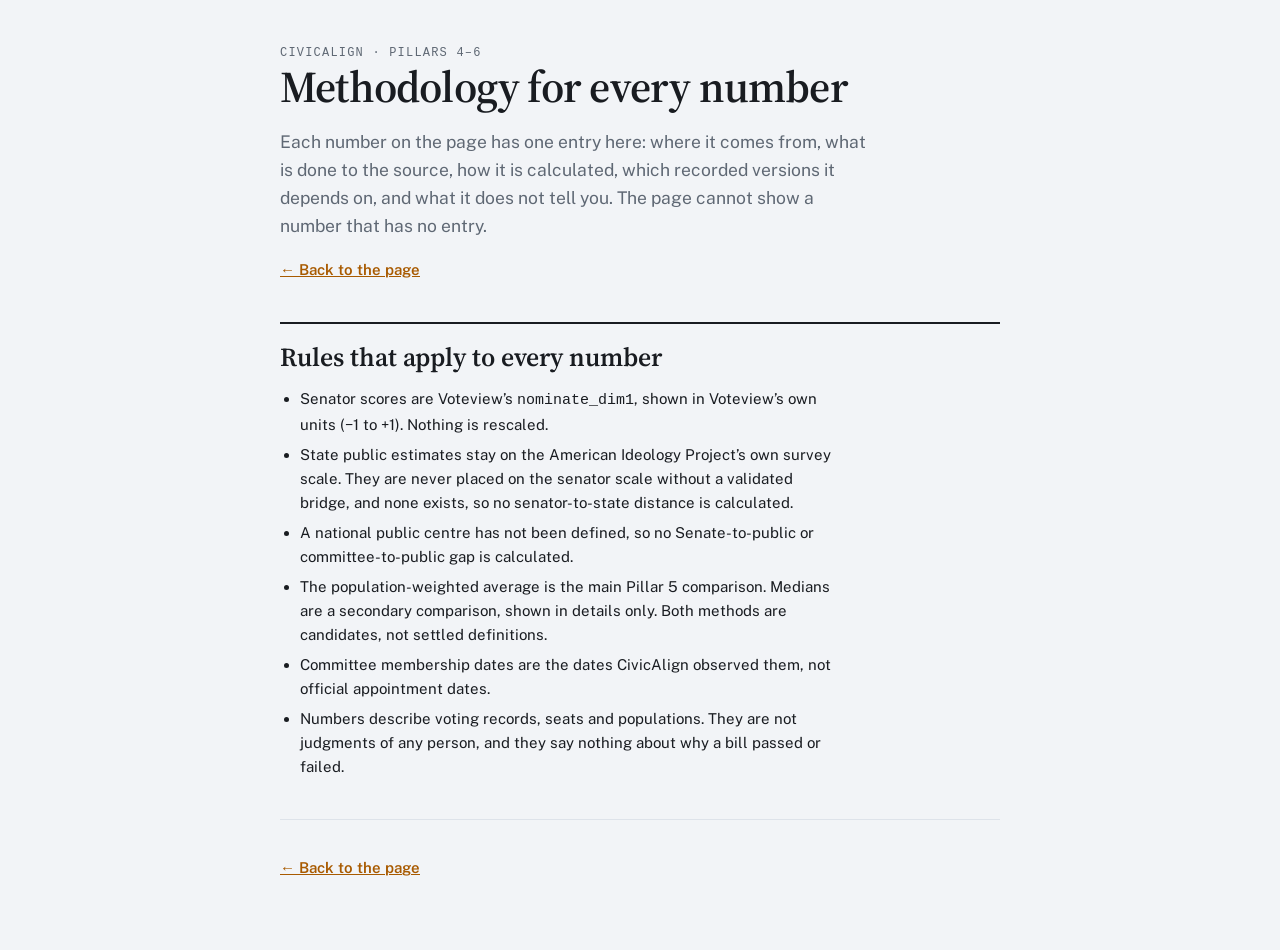
<file: demo/templates/methodology.template.html>
<!DOCTYPE html>
<html lang="en">
<head>
<meta charset="utf-8">
<meta name="viewport" content="width=device-width, initial-scale=1, viewport-fit=cover">
<title>Pillars 4–6 Methodology</title>
<meta name="description" content="The source, transformation, formula, versions and limitations behind every number on the CivicAlign Pillars 4–6 page.">
<link rel="preconnect" href="https://fonts.googleapis.com">
<link rel="preconnect" href="https://fonts.gstatic.com" crossorigin>
<link rel="stylesheet" href="https://fonts.googleapis.com/css2?family=Source+Serif+4:opsz,wght@8..60,400;8..60,600;8..60,700&family=Public+Sans:wght@400;500;600;700&display=swap">
<link rel="stylesheet" href="../civicalign.css">
<style>
.wrap h2{margin-top:40px;padding-top:18px;border-top:2px solid var(--ink)}
.entry{margin-top:18px;background:var(--surface);border:1px solid var(--rule);padding:16px 18px;border-radius:6px}
.entry:target{outline:3px solid var(--alert);outline-offset:2px}
.entry h3{font-size:18px}
.entry h3 code{font-family:var(--mono);font-size:12px;font-weight:400;color:var(--muted);margin-left:6px}
.entry dl{margin:10px 0 0;display:grid;gap:8px}
.entry dt{font-size:11.5px;font-weight:700;letter-spacing:.06em;text-transform:uppercase;color:var(--muted)}
.entry dd{margin:2px 0 0;font-size:14.5px;overflow-wrap:anywhere}
.entry ul{margin:2px 0 0;padding-left:18px;display:grid;gap:3px}
.entry .formula{font-family:var(--mono);font-size:13px;background:var(--rule-soft);padding:8px 10px;border-radius:3px}
.asof{margin-top:14px;font-size:13px;color:var(--muted);overflow-wrap:anywhere}
.rules{margin-top:14px;padding-left:20px;display:grid;gap:6px;font-size:15px;max-width:62ch}
table.anchors{border-collapse:collapse;width:100%;margin-top:12px;font-size:14.5px}
table.anchors th,table.anchors td{text-align:left;padding:8px 10px 8px 0;border-bottom:1px solid var(--rule-soft);vertical-align:top}
table.anchors th{font-size:12px;color:var(--muted);font-weight:600}
table.anchors td.n{font-variant-numeric:tabular-nums;font-weight:700;white-space:nowrap}
.back{margin-top:18px;font-size:15px}.back a{color:var(--alert);font-weight:600}
</style>
</head>
<body>
<div class="wrap">
<header>
  <p class="eyebrow">CivicAlign &middot; Pillars 4–6</p>
  <h1>Methodology for every number</h1>
  <p class="sub">Each number on the page has one entry here: where it comes from, what is done to the
    source, how it is calculated, which recorded versions it depends on, and what it does not tell you.
    The page cannot show a number that has no entry.</p>
  <p class="back"><a href="senator-check.html">← Back to the page</a></p>
</header>

<h2>Rules that apply to every number</h2>
<ul class="rules">
  <li>Senator scores are Voteview’s <code>nominate_dim1</code>, shown in Voteview’s own units (−1 to +1). Nothing is rescaled.</li>
  <li>State public estimates stay on the American Ideology Project’s own survey scale. They are never placed on the senator scale without a validated bridge, and none exists, so no senator-to-state distance is calculated.</li>
  <li>A national public centre has not been defined, so no Senate-to-public or committee-to-public gap is calculated.</li>
  <li>The population-weighted average is the main Pillar 5 comparison. Medians are a secondary comparison, shown in details only. Both methods are candidates, not settled definitions.</li>
  <li>Committee membership dates are the dates CivicAlign observed them, not official appointment dates.</li>
  <li>Numbers describe voting records, seats and populations. They are not judgments of any person, and they say nothing about why a bill passed or failed.</li>
</ul>

<!--METHODOLOGY-->

<footer><p class="back"><a href="senator-check.html">← Back to the page</a></p></footer>
</div>
</body>
</html>
</file>
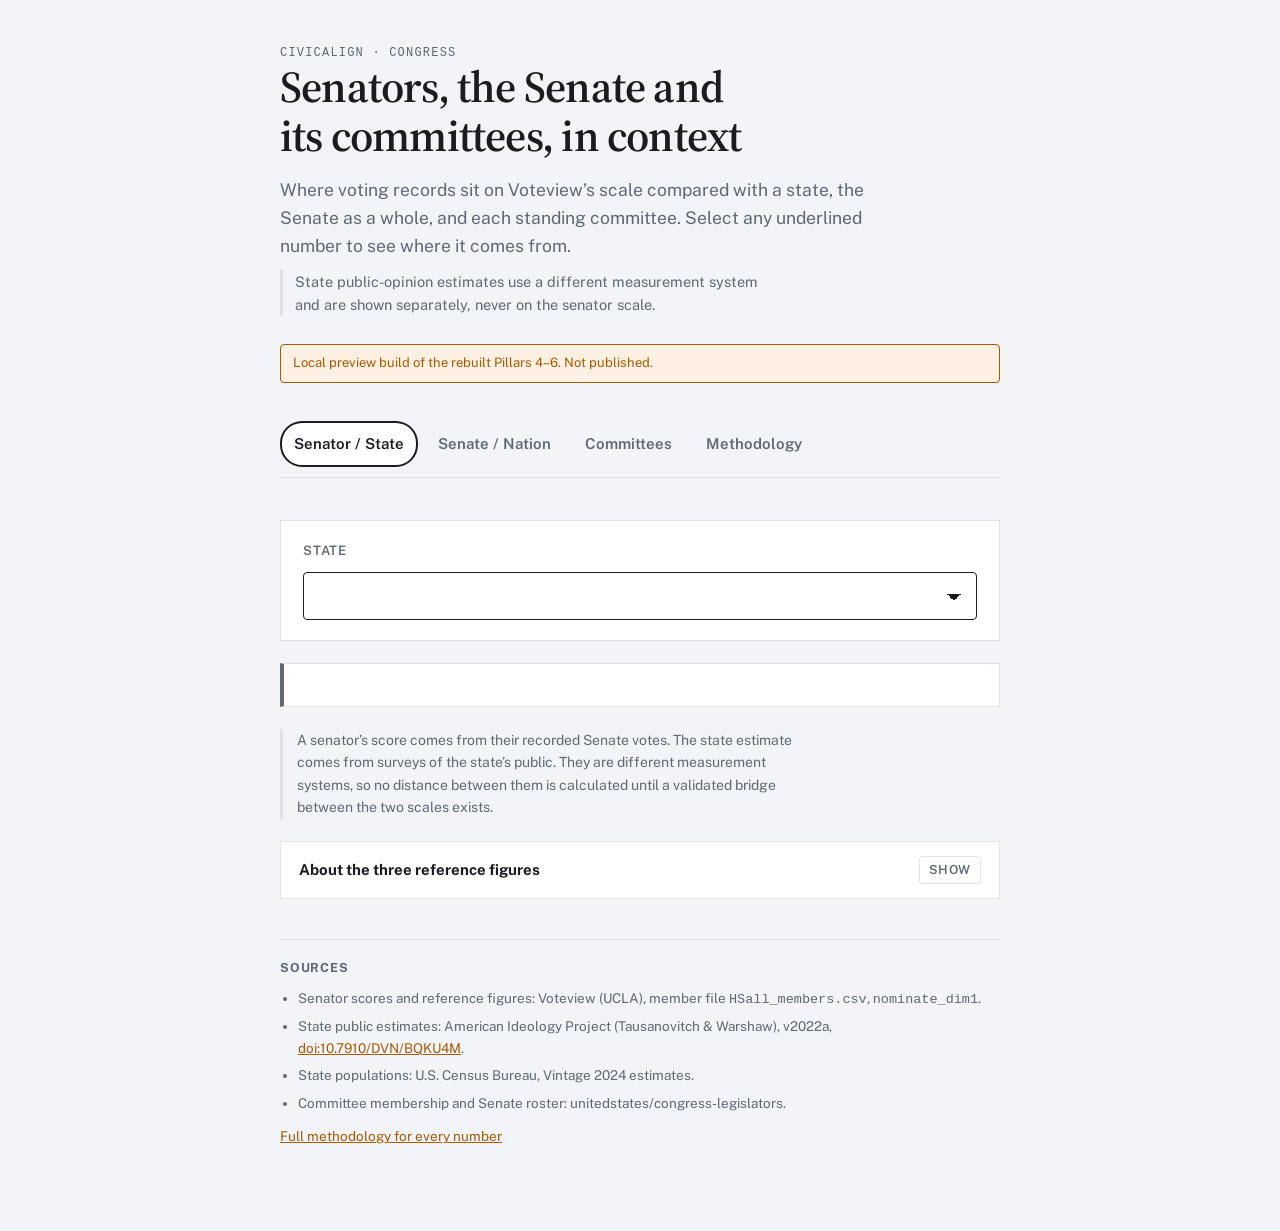
<file: demo/templates/senator-check.template.html>
<!DOCTYPE html>
<html lang="en">
<head>
<meta charset="utf-8">
<meta name="viewport" content="width=device-width, initial-scale=1, viewport-fit=cover">
<title>Senate Context Check</title>
<meta name="description" content="Where senators, the Senate and its committees sit on Voteview's voting-record scale, with the methodology behind every number.">
<link rel="preconnect" href="https://fonts.googleapis.com">
<link rel="preconnect" href="https://fonts.gstatic.com" crossorigin>
<link rel="stylesheet" href="https://fonts.googleapis.com/css2?family=Source+Serif+4:opsz,wght@8..60,400;8..60,600;8..60,700&family=Public+Sans:wght@400;500;600;700&display=swap">
<link rel="stylesheet" href="../civicalign.css">
<style>
/* Pillars 4-6 additions on top of civicalign.css: numbers that open their methodology,
   reference ticks, stat tiles, not-available rows, the methodology panel. */
.num{font:inherit;font-weight:700;font-variant-numeric:tabular-nums;color:inherit;background:none;border:0;
  padding:0 1px;margin:0;cursor:pointer;text-decoration:underline dotted 1.5px;text-underline-offset:3px}
.num:hover{text-decoration-style:solid}
.num:focus-visible{outline:3px solid var(--alert);outline-offset:2px;border-radius:2px}
.na{font-weight:700;color:var(--alert)}
.why{margin-top:4px;font-size:13.5px;color:var(--muted);max-width:60ch}
.why .num,.why button{font-size:13px}
.info{font:inherit;font-size:12px;font-weight:600;letter-spacing:.04em;text-transform:uppercase;color:var(--muted);
  background:none;border:1px solid var(--rule);border-radius:3px;padding:2px 8px;cursor:pointer;margin-left:6px;vertical-align:1px}
.info:hover{color:var(--ink);border-color:var(--muted)}
.rows{margin-top:14px;border-top:1px solid var(--rule-soft)}
.rows>div{display:grid;grid-template-columns:1fr auto;gap:4px 16px;padding:10px 0;border-bottom:1px solid var(--rule-soft);font-size:15px}
.rows .k{color:var(--muted)}
.rows .v{text-align:right;white-space:nowrap}
.rows .why{grid-column:1 / -1;margin-top:0}
.cm .gh .who{font-size:13px;color:var(--muted)}
.bignum{margin-top:10px;font-size:15px;color:var(--muted)}
.bignum .num{font-family:var(--serif);font-size:30px;color:var(--ink);letter-spacing:-.01em}
.ctrack.p4{margin:calc(30px + var(--toprows,1) * 17px) 0 60px}
.ctrack .tick{position:absolute;left:var(--x);top:50%;transform:translate(-50%,-50%);width:2px;height:22px;background:var(--muted);border-radius:1px;opacity:.85}
.ctrack .tl{position:absolute;left:var(--x);transform:translateX(-50%);top:calc(-24px - var(--row,0) * 17px);
  white-space:nowrap;font-size:12px;font-weight:600;color:var(--muted)}
.ctrack .cmk.mem{--dot:var(--ink)}
.ctrack .ct.b{--dot:var(--ink)}
.ctrack .ct.w{top:26px;color:var(--ink);font-weight:700}
.ctrack .conn,.ctrack .conn.left{background:var(--muted);opacity:.35}
.cm .ends{gap:12px}.cm .ends span:last-child{text-align:right}
.cm .scalename{margin-top:16px;font-size:11.5px;font-weight:700;letter-spacing:.06em;text-transform:uppercase;color:var(--muted)}
.anchorkey{margin-top:14px;display:grid;gap:8px}
.anchorkey div{font-size:14px;display:grid;grid-template-columns:1fr auto;gap:2px 12px;align-items:baseline;
  padding-bottom:8px;border-bottom:1px solid var(--rule-soft)}
.anchorkey b{font-weight:700}
.anchorkey span{grid-column:1 / -1;color:var(--muted);font-size:13px}
.statcard{border-left:4px solid var(--muted)}
.statcard .note{margin-top:10px;font-size:13.5px;color:var(--muted);max-width:60ch}
.tiles{display:grid;grid-template-columns:repeat(auto-fit,minmax(170px,1fr));gap:1px;background:var(--rule);border:1px solid var(--rule);margin-top:14px}
.tiles div{background:var(--surface);padding:12px 14px}
.tiles .k{display:block;font-size:12.5px;color:var(--muted)}
.tiles .v{display:block;margin-top:4px}
.tiles .v .num{font-family:var(--serif);font-size:26px}
.explain{margin-top:16px;display:grid;gap:10px;font-size:15.5px;max-width:60ch}
#p5-meaning{margin-top:14px}
#p5-meaning .fine{font-size:14.5px;color:var(--ink);max-width:60ch}
#p5-meaning .fine+.fine{margin-top:10px}
.tiles .s{display:block;font-size:12.5px;color:var(--muted);margin-top:2px}
.status{display:inline-block;font-size:11px;font-weight:700;letter-spacing:.05em;text-transform:uppercase;
  padding:2px 7px;border-radius:3px;border:1px solid var(--rule);color:var(--muted);vertical-align:1px}
.preview{margin-top:14px;font-size:13px;color:var(--alert);background:var(--alert-soft);border:1px solid var(--alert);padding:8px 12px;border-radius:4px}
dialog.method{max-width:640px;width:calc(100% - 32px);max-height:calc(100vh - 48px);border:1px solid var(--rule);border-radius:8px;
  background:var(--surface);color:var(--ink);padding:0;overflow:auto}
dialog.method::backdrop{background:rgba(10,12,16,.55)}
dialog.method .mh{display:flex;justify-content:space-between;align-items:flex-start;gap:12px;padding:18px 20px 0}
dialog.method h2{font-size:20px}
dialog.method .close{font:inherit;font-size:14px;font-weight:600;background:none;border:1px solid var(--rule);color:var(--ink);border-radius:4px;padding:6px 12px;cursor:pointer}
dialog.method .mb{padding:6px 20px 20px}
dialog.method dl{margin:10px 0 0;display:grid;gap:10px}
dialog.method dt{font-size:12px;font-weight:700;letter-spacing:.06em;text-transform:uppercase;color:var(--muted)}
dialog.method dd{margin:2px 0 0;font-size:14.5px}
dialog.method ul{margin:4px 0 0;padding-left:18px;display:grid;gap:4px}
dialog.method .formula{font-family:var(--mono);font-size:13px;background:var(--rule-soft);padding:8px 10px;border-radius:3px;overflow-x:auto}
dialog.method .val{font-family:var(--serif);font-size:24px;font-weight:700}
dialog.method a{color:var(--alert);font-weight:600}
</style>
</head>
<body>
<div class="wrap">
<header>
  <p class="eyebrow">CivicAlign &middot; <span id="congress"></span> Congress</p>
  <h1>Senators, the Senate and its committees, in context</h1>
  <p class="sub">Where voting records sit on Voteview’s scale compared with a state, the Senate as a
    whole, and each standing committee. Select any underlined number to see where it comes from.</p>
  <p class="separate">State public-opinion estimates use a different measurement system and are
    shown separately, never on the senator scale.</p>
  <p class="updated" id="updated"></p>
  <p class="preview">Local preview build of the rebuilt Pillars 4–6. Not published.</p>
</header>

<nav class="nav" role="tablist" aria-label="Views">
  <a href="#senator-state" role="tab" id="tab-senator-state" aria-controls="senator-state" aria-selected="true">Senator / State</a>
  <a href="#senate-nation" role="tab" id="tab-senate-nation" aria-controls="senate-nation" aria-selected="false" tabindex="-1">Senate / Nation</a>
  <a href="#committees" role="tab" id="tab-committees" aria-controls="committees" aria-selected="false" tabindex="-1">Committees</a>
  <a href="methodology.html">Methodology</a>
</nav>

<!-- ============ Pillar 4: senator / state ============ -->
<section id="senator-state" class="view" role="tabpanel" aria-labelledby="tab-senator-state" tabindex="-1">
  <p class="takeaway" id="take-p4"></p>
  <div class="picker">
    <label for="state">State</label>
    <select id="state"></select>
  </div>
  <div id="p4-cards"></div>
  <div class="cm statcard" id="p4-public"></div>
  <p class="limit">A senator’s score comes from their recorded Senate votes. The state estimate comes
    from surveys of the state’s public. They are different measurement systems, so no distance between
    them is calculated until a validated bridge between the two scales exists.</p>
  <details class="more">
    <summary><span>About the three reference figures</span></summary>
    <div class="anchorkey" id="anchorkey"></div>
    <ul class="limits-list" id="anchorlimits"></ul>
  </details>
</section>

<!-- ============ Pillar 5: Senate / nation ============ -->
<section id="senate-nation" class="view" role="tabpanel" aria-labelledby="tab-senate-nation" tabindex="-1" hidden>
  <div class="cm" id="p5-main"></div>
  <div class="cm statcard" id="p5-nation"></div>
  <details class="more">
    <summary><span>Medians (secondary comparison)</span></summary>
    <div id="p5-medians"></div>
  </details>
</section>

<!-- ============ Pillar 6: committee / Senate / nation ============ -->
<section id="committees" class="view" role="tabpanel" aria-labelledby="tab-committees" tabindex="-1" hidden>
  <p class="takeaway" id="take-p6"></p>
  <p class="why">Senate standing committees review bills in their subject area. This view describes
    where each committee’s current members sit compared with the Senate as a whole.</p>
  <div class="picker">
    <label for="committee">Committee</label>
    <select id="committee"></select>
  </div>
  <div id="committee-cards"></div>
  <p class="limit">Descriptive only: where a committee’s members sit says nothing on its own about what
    the committee did or decided.</p>
</section>

<footer>
  <h3>Sources</h3>
  <ul>
    <li>Senator scores and reference figures: Voteview (UCLA), member file <code>HSall_members.csv</code>, <code>nominate_dim1</code>.</li>
    <li>State public estimates: American Ideology Project (Tausanovitch &amp; Warshaw), v2022a, <a href="https://doi.org/10.7910/DVN/BQKU4M">doi:10.7910/DVN/BQKU4M</a>.</li>
    <li>State populations: U.S. Census Bureau, Vintage 2024 estimates.</li>
    <li>Committee membership and Senate roster: unitedstates/congress-legislators.</li>
  </ul>
  <p><a href="methodology.html">Full methodology for every number</a></p>
  <p class="asof" id="asof"></p>
</footer>
</div>

<dialog class="method" id="method" aria-labelledby="method-title">
  <div class="mh"><h2 id="method-title"></h2><button type="button" class="close" id="method-close">Close</button></div>
  <div class="mb" id="method-body"></div>
</dialog>

<!--DATA-->
<script>
(function(){
  'use strict';
  var D=JSON.parse(document.getElementById('data').textContent);
  var M=D.methods;
  function $(id){return document.getElementById(id)}
  function esc(s){return String(s==null?'':s).replace(/[&<>"']/g,function(c){return {'&':'&amp;','<':'&lt;','>':'&gt;','"':'&quot;',"'":'&#39;'}[c]})}
  function pos(x){return Math.max(0,Math.min(100,(x+1)*50))}

  // ---- every number goes through num(): it shows the value and opens its methodology ----
  var NUMS=[];
  function reg(n){if(!n||!M[n.m]) throw new Error('number without a methodology entry: '+(n&&n.p)); NUMS.push(n); return NUMS.length-1}
  function num(n){
    var i=reg(n);
    if(n.s==='NOT_AVAILABLE') return '<span class="na">Not available</span><button type="button" class="info" data-i="'+i+'" aria-label="Why is '+esc(M[n.m].label)+' not available?">Why?</button>';
    var extra=n.s==='PROVISIONAL'?' <span class="status">Provisional</span>':'';
    return '<button type="button" class="num" data-i="'+i+'" aria-label="'+esc(n.d)+': '+esc(M[n.m].label)+', show methodology">'+esc(n.d)+'</button>'+extra;
  }
  function why(n){return n.s==='NOT_AVAILABLE'?'<p class="why">Why: '+esc(M[n.m].not_available||n.r)+'.</p>':''}
  function row(label,n,note){
    return '<div><span class="k">'+esc(label)+'</span><span class="v">'+num(n)+(n.se?' <span class="k">± '+num({m:n.m,p:n.p+'.standard_error',s:'AVAILABLE',d:n.se,u:n.u})+' s.e.</span>':'')+'</span>'+why(n)+(note?'<p class="why">'+note+'</p>':'')+'</div>';
  }
  function openMethod(i){
    var n=NUMS[i], m=M[n.m];
    $('method-title').textContent=m.label;
    var list=function(a){return '<ul>'+a.map(function(x){return '<li>'+esc(x)+'</li>'}).join('')+'</ul>'};
    var value=n.s==='NOT_AVAILABLE'
      ?'<dt>Status</dt><dd><span class="na">Not available</span></dd><dt>Why</dt><dd>'+esc(n.r||m.not_available)+'</dd>'
      :'<dt>Value</dt><dd><span class="val">'+esc(n.d)+'</span> <span class="k">'+esc(n.u)+'</span>'+(n.period?'<br><span class="k">Survey period '+esc(n.period)+'</span>':'')+'</dd>';
    $('method-body').innerHTML='<dl>'+value+
      '<dt>Raw source</dt><dd>'+list(m.sources)+'</dd>'+
      '<dt>Transformation</dt><dd>'+esc(m.transformation)+'</dd>'+
      '<dt>Formula</dt><dd class="formula">'+esc(m.formula)+'</dd>'+
      '<dt>Versions</dt><dd>'+list(m.versions)+'</dd>'+
      '<dt>Limitations</dt><dd>'+list(m.limitations)+'</dd>'+
      '<dt>Methodology entry</dt><dd><a href="methodology.html#'+encodeURIComponent(n.m)+'">'+esc(n.m)+'</a> &middot; shown in '+esc(m.views.join(', '))+'</dd></dl>';
    var dlg=$('method');
    if(dlg.showModal) dlg.showModal(); else dlg.setAttribute('open','');
  }
  document.addEventListener('click',function(ev){
    var b=ev.target.closest&&ev.target.closest('[data-i]'); if(b){openMethod(+b.getAttribute('data-i'))}
  });
  $('method-close').addEventListener('click',function(){$('method').close()});
  $('method').addEventListener('click',function(ev){if(ev.target===$('method')) $('method').close()});

  // ---- header ----
  var meta=D.meta;
  $('congress').textContent=meta.congress+'th';
  $('updated').innerHTML='<span>Measurement date: '+esc(meta.measurement_date)+'</span><span>Committee membership observed: '+esc(meta.committee_observed)+'</span><span>Result record '+esc(meta.input_key_short)+'</span>';
  $('asof').textContent='Built from result record '+meta.input_key+' ('+meta.score_column+', state survey wave '+meta.aip_wave+', population '+meta.population+', bridge '+meta.bridge+').';

  // ---- labels on a track: stagger into rows so neighbours never overlap ----
  function trackPx(){return Math.min(716,Math.max(280,window.innerWidth-84))}
  function stagger(items){
    var px=trackPx(), ends=[], rows=[];
    items.forEach(function(it){
      var w=it.label.length*7+8, l=(it.x+1)/2*px-w/2, r=0;
      while(ends[r]!==undefined&&ends[r]>l) r++;
      ends[r]=l+w; rows.push(r);
    });
    return rows;
  }
  var ENDS='<div class="ends"><span>← −1 · more liberal voting</span><span>more conservative voting · +1 →</span></div>';
  var AXIS='';

  // ================= Pillar 4 =================
  var P4=D.p4, ssel=$('state');
  ssel.innerHTML=P4.states.map(function(s){return '<option value="'+esc(s.code)+'">'+esc(s.name)+'</option>'}).join('');
  var anchors=P4.anchors.slice().sort(function(a,b){return a.score.v-b.score.v});
  function senatorCard(s,st){
    var sc=s.senator_score, has=sc.s!=='NOT_AVAILABLE';
    var ticks=anchors.map(function(a){return {x:a.score.v,label:a.short}});
    var rows=stagger(ticks), top=Math.max.apply(null,rows.concat([0]))+1;
    var track='<p class="scalename">Voteview voting-record scale, −1 to +1 (reference figures above, this senator below)</p>'+ENDS+
      '<div class="ctrack p4" aria-hidden="true" style="--toprows:'+top+'">'+
        anchors.map(function(a,i){return '<div class="tick" style="--x:'+pos(a.score.v)+'%"></div><div class="tl" style="--x:'+pos(a.score.v)+'%;--row:'+rows[i]+'">'+esc(a.short)+'</div>'}).join('')+
        (has?'<div class="cmk mem" style="--x:'+pos(sc.v)+'%"></div><div class="ct b" style="--x:'+pos(sc.v)+'%">'+esc(s.short)+'</div>':'')+
      '</div>'+AXIS;
    var spoken=has?'Chart: '+s.name+' is at '+sc.d+'; reference figures: '+anchors.map(function(a){return a.name+' '+a.score.d}).join(', ')+'.':'';
    var self=P4.anchors.filter(function(a){return a.bioguide===s.id})[0];
    return '<div class="cm"><div class="gh"><b>'+esc(s.name)+'</b><span class="who">Senator for '+esc(st.name)+'</span></div>'+
      '<p class="bignum">Voting-record score '+num(sc)+'</p>'+why(sc)+
      (has?track+'<p class="sr-only">'+esc(spoken)+'</p>':'')+
      (self?'<p class="why">'+esc(s.name)+' is also one of the three reference figures; the reference point is the same number.</p>':'')+
      '<div class="rows">'+row('Distance between this senator and the state public',s.distance)+'</div></div>';
  }
  function renderState(code){
    var st=P4.states.filter(function(s){return s.code===code})[0]; if(!st) return;
    var pub=st.senators[0].state_public_estimate, onscale=st.senators[0].state_on_senator_scale;
    $('p4-cards').innerHTML=st.senators.map(function(s){return senatorCard(s,st)}).join('');
    $('p4-public').innerHTML='<div class="gh"><b>'+esc(st.name)+'’s public</b><span class="who">survey estimate, a separate measurement system</span></div>'+
      '<div class="rows">'+row('Estimated ideology of the state’s public (survey scale)',pub,pub.period?'Survey period '+esc(pub.period)+'. On the survey’s own scale, which has no common metric with senator scores.':null)+
      row('State public on the senator scale',onscale)+'</div>';
    var names=st.senators.map(function(s){return s.name});
    $('take-p4').innerHTML=st.senators.map(function(s){
      return s.senator_score.s==='NOT_AVAILABLE'?esc(s.name)+' has no Voteview score yet.':esc(s.name)+'’s voting-record score is '+num(s.senator_score)+'.'}).join(' ')+
      ' Negative scores are on the liberal side of Voteview’s scale and positive scores on the conservative side.';
  }
  ssel.addEventListener('change',function(){renderState(ssel.value)});
  $('anchorkey').innerHTML=P4.anchors.map(function(a){return '<div><b>'+esc(a.name)+'</b>'+num(a.score)+'<span>'+esc(a.basis)+'</span></div>'}).join('');
  $('anchorlimits').innerHTML=M['p4.reference_anchor'].limitations.slice(0,6).map(function(x){return '<li>'+esc(x)+'</li>'}).join('');
  renderState(ssel.value);

  // ================= Pillar 5 =================
  var P5=D.p5;
  (function(){
    var pl=P5.plain, w=P5.weighted, d=P5.diff;
    // the side of the scale the weighted average moves toward follows the sign of the difference (plain - weighted)
    var side=d.v>0?'liberal':'conservative';
    var moves=d.v===0?'In plain terms, population weighting does not move the Senate average on Voteview’s −1 to +1 voting scale.':
      'In plain terms, population weighting moves the Senate average slightly toward the '+side+' side of Voteview’s −1 to +1 voting scale.';
    var l=Math.min(pos(pl.v),pos(w.v)), wd=Math.abs(pos(pl.v)-pos(w.v));
    $('p5-main').innerHTML='<div class="gh"><b>Counting states vs. weighting by population</b><span class="who"><span class="status">candidate method, not final</span></span></div>'+
      '<p class="kicker">Senate average</p>'+
      '<div class="tiles">'+
        '<div><span class="k">Each senator counted equally</span><span class="v">'+num(pl)+'</span></div>'+
        '<div><span class="k">Population-weighted</span><span class="v">'+num(w)+'</span></div>'+
        '<div><span class="k">Difference</span><span class="v">'+num(d)+'</span></div>'+
      '</div>'+
      '<div class="explain">'+
        '<p>Every state gets two senators regardless of its population. Normally, each senator counts equally when calculating the Senate average. If instead senators are weighted by the number of people their state represents, the average changes from '+num(pl)+' to '+num(w)+'.</p>'+
        '<p>That is a difference of '+num(d)+'. '+moves+'</p>'+
      '</div>'+
      '<details class="more" id="p5-meaning"><summary><span>What does this mean?</span></summary>'+
        '<p class="fine">Population weighting gives senators from larger states more weight and senators from smaller states less weight. The two senators from the same state split that state’s population weight evenly.</p>'+
        '<p class="fine">This describes Senate voting records and state populations only. It does not tell us which laws passed, what voters believe, or why Congress made a decision. This weighting method is still a CivicAlign candidate method, not a final scientific standard.</p>'+
      '</details>'+
      '<p class="scalename" style="margin-top:22px">Voteview voting-record scale, −1 to +1</p>'+ENDS+
      '<div class="ctrack" aria-hidden="true">'+
        '<div class="conn" style="--l:'+l+'%;--w:'+wd+'%"></div>'+
        '<div class="cmk sen" style="--x:'+pos(pl.v)+'%"></div><div class="ct a" style="--x:'+pos(pl.v)+'%">Counted equally</div>'+
        '<div class="cmk mem" style="--x:'+pos(w.v)+'%"></div><div class="ct w" style="--x:'+pos(w.v)+'%">Population-weighted</div>'+
      '</div>'+AXIS+
      '<p class="sr-only">Chart: the Senate average with each senator counted equally is '+esc(pl.d)+' and the population-weighted average is '+esc(w.d)+'.</p>'+
      (P5.unscored.length?'<p class="why">Seated senators without a Voteview score, left out: '+esc(P5.unscored.join(', '))+'.</p>':'');
    $('p5-nation').innerHTML='<div class="gh"><b>The Senate and the national public</b></div>'+
      '<div class="rows">'+row('National public centre',P5.national)+row('Gap between the Senate and the national public',P5.gap)+'</div>';
    $('p5-medians').innerHTML='<div class="rows">'+row('Senate median (each senator counted once)',P5.median)+
      row('Population-weighted Senate median',P5.wmedian)+row('Difference (median − weighted median)',P5.mdiff)+'</div>'+
      '<p class="why">'+esc(M['p5.weighted_median'].limitations[0])+'</p>';
  })();

  // ================= Pillar 6 =================
  var P6=D.p6, csel=$('committee');
  csel.innerHTML=P6.committees.map(function(c){return '<option value="'+esc(c.code)+'">'+esc(c.name)+'</option>'}).join('');
  function committeeCard(c){
    var md=c.committee_median, dr=c.committee_senate_drift, sm=P6.senate_median, has=md.s!=='NOT_AVAILABLE';
    var l=has?Math.min(pos(md.v),pos(sm.v)):0, w=has?Math.abs(pos(md.v)-pos(sm.v)):0;
    var dir=!has?'':dr.v>0?'the committee median is higher on the scale than the Senate median, toward its conservative end':dr.v<0?'the committee median is lower on the scale than the Senate median, toward its liberal end':'the two medians are equal';
    return '<div class="cm"><div class="gh"><b>'+esc(c.name)+'</b><span>'+num(c.listed)+' members · '+num(c.scored)+' with a Voteview score · code '+esc(c.code)+'</span></div>'+
      '<p class="scalename">Senate voting scale (Voteview, −1 to +1)</p>'+ENDS+
      '<div class="ctrack" aria-hidden="true">'+
        (has?'<div class="conn" style="--l:'+l+'%;--w:'+w+'%"></div>':'')+
        '<div class="cmk sen" style="--x:'+pos(sm.v)+'%"></div><div class="ct a" style="--x:'+pos(sm.v)+'%">Senate median</div>'+
        (has?'<div class="cmk mem" style="--x:'+pos(md.v)+'%"></div><div class="ct b" style="--x:'+pos(md.v)+'%">This committee</div>':'')+
      '</div>'+AXIS+
      (has?'<p class="sr-only">Chart: the committee median is '+esc(md.d)+' and the Senate median '+esc(sm.d)+'.</p>':'')+
      '<p class="say">'+(has?'This committee’s median is '+num(md)+'. Minus the Senate median, that is '+num(dr)+': '+esc(dir)+'.':'This committee has no scored current members.')+'</p>'+
      '<div class="rows">'+row('Committee median',md)+row('Senate median',sm)+row('Committee median − Senate median',dr)+
        row('National public centre',P6.national)+row('Committee median − national public centre',c.committee_public_drift)+
        row('Members listed',c.listed)+row('Members with a Voteview score',c.scored,c.left_out.length?'Left out (no score): '+esc(c.left_out.join(', ')):null)+'</div>'+
      '<details class="more"><summary><span>More about this committee</span></summary><ul class="limits-list">'+
        M['p6.committee_median'].limitations.filter(function(x){return x.indexOf('recorded roll-call')<0}).map(function(x){return '<li>'+esc(x)+'</li>'}).join('')+
        '<li>Committee names are shown beside the official committee code; the names are not yet read from a versioned source.</li></ul></details></div>';
  }
  function renderCommittee(code){
    var c=P6.committees.filter(function(x){return x.code===code})[0]; if(!c) return;
    $('committee-cards').innerHTML=committeeCard(c);
    var dr=c.committee_senate_drift;
    $('take-p6').innerHTML=c.committee_median.s==='NOT_AVAILABLE'?'The '+esc(c.name)+' Committee has no scored current members.':
      'The '+esc(c.name)+' Committee’s median is '+num(c.committee_median)+', compared with a Senate median of '+num(P6.senate_median)+': a difference of '+num(dr)+'.';
  }
  csel.addEventListener('change',function(){renderCommittee(csel.value)});
  renderCommittee(csel.value);

  // ---- tabs ----
  var tabs=[].slice.call(document.querySelectorAll('.nav [role=tab]'));
  function show(id){
    tabs.forEach(function(t){var on=t.getAttribute('aria-controls')===id; t.setAttribute('aria-selected',on); t.tabIndex=on?0:-1; $(t.getAttribute('aria-controls')).hidden=!on});
  }
  tabs.forEach(function(t){t.addEventListener('click',function(ev){ev.preventDefault(); show(t.getAttribute('aria-controls')); history.replaceState(null,'','#'+t.getAttribute('aria-controls'))})});
  var start=location.hash.slice(1); if(tabs.some(function(t){return t.getAttribute('aria-controls')===start})) show(start);
})();
</script>
</body>
</html>
</file>
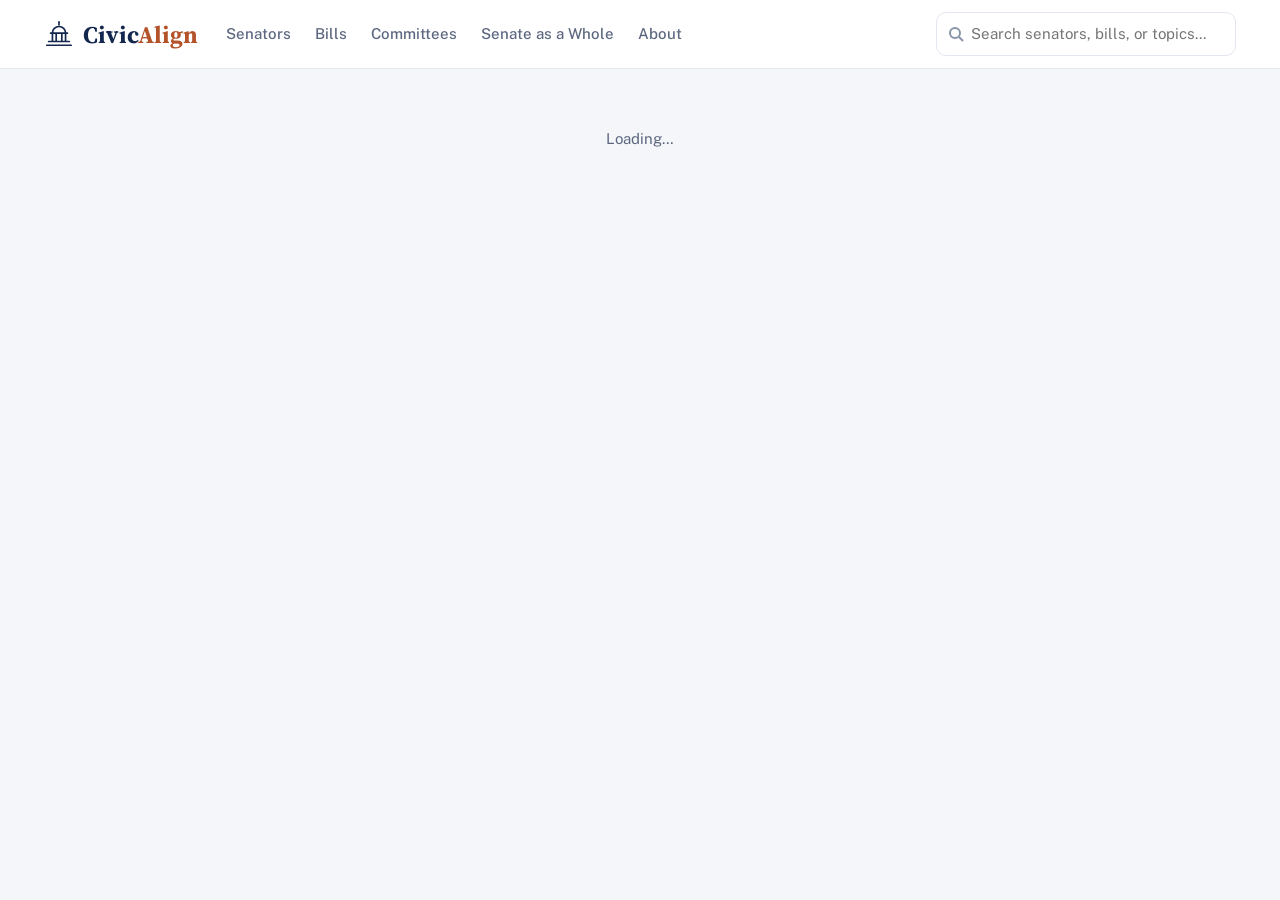
<file: src/civicalign/templates/site.template.html>
<!doctype html>
<html lang="en">
<head>
<meta charset="utf-8">
<meta name="viewport" content="width=device-width, initial-scale=1">
<meta name="color-scheme" content="light">
<title>CivicAlign</title>
<meta name="description" content="How U.S. senators voted, what the votes meant, and where senators sit on Voteview's voting scale.">
<link rel="preconnect" href="https://fonts.googleapis.com">
<link rel="stylesheet" href="https://fonts.googleapis.com/css2?family=Public+Sans:wght@400;500;600;700&family=Source+Serif+4:opsz,wght@8..60,500;8..60,600;8..60,700&display=swap">
<style>
:root{color-scheme:light;--bg:#f4f6f9;--card:#fff;--navy:#14274e;--ink:#2a3550;--muted:#5d6880;--faint:#8a94a8;--line:#e2e6ee;--soft:#eef1f6;--rust:#b4532a;--rust-soft:#fbf1ec;
--blue:#2f5fb3;--blue-soft:#e8eefa;--red:#c0392b;--red-soft:#fbeceb;--green:#1f7a4d;--green-soft:#e6f4ec;--grey-pill:#e9ecf2;--amber:#8a5a00;--amber-soft:#fdf5e3;
--serif:"Source Serif 4",Georgia,"Times New Roman",serif;--sans:"Public Sans",-apple-system,"Segoe UI",Helvetica,Arial,sans-serif;--r:16px;--shadow:0 1px 2px rgba(20,39,78,.05),0 6px 20px rgba(20,39,78,.06)}
*{box-sizing:border-box}
html{-webkit-text-size-adjust:100%}
body{margin:0;background:var(--bg);color:var(--ink);font:400 15px/1.55 var(--sans)}
h1,h2,h3{font-family:var(--serif);color:var(--navy);margin:0;line-height:1.2;font-weight:700}
a{color:var(--rust);text-decoration:none}a:hover{text-decoration:underline}
button,input,select{font:inherit;color:inherit}
:focus-visible{outline:2px solid var(--rust);outline-offset:2px;border-radius:4px}
.skip{position:absolute;left:-999px}.skip:focus{left:12px;top:12px;background:#fff;padding:8px 12px;z-index:50}
header.top{background:#fff;border-bottom:1px solid var(--line);position:sticky;top:0;z-index:30}
.top-in{max-width:1240px;margin:auto;padding:0 24px;display:flex;align-items:center;gap:28px;min-height:68px}
.logo{display:flex;align-items:center;gap:9px;font:700 24px var(--serif);color:var(--navy);white-space:nowrap}.logo:hover{text-decoration:none}.logo b{color:var(--rust);font-weight:700}
nav.main{display:flex;gap:24px;align-self:stretch}
nav.main a{display:flex;align-items:center;color:var(--muted);font-weight:500;border-bottom:3px solid transparent;border-top:3px solid transparent;white-space:nowrap}
nav.main a:hover{color:var(--navy);text-decoration:none}nav.main a.on{color:var(--navy);font-weight:700;border-bottom-color:var(--rust)}
.gsearch{position:relative;margin-left:auto;flex:0 1 300px;min-width:180px}
.gsearch input,.cb input,.ctl input,.ctl select{width:100%;border:1px solid var(--line);border-radius:10px;background:#fff;padding:9px 12px}
.gsearch input{padding-left:34px;background:#fff url("data:image/svg+xml,%3Csvg xmlns='http://www.w3.org/2000/svg' width='16' height='16' fill='none' stroke='%238a94a8' stroke-width='2'%3E%3Ccircle cx='7' cy='7' r='5'/%3E%3Cpath d='m11 11 4 4'/%3E%3C/svg%3E") 11px center no-repeat}
.pop{position:absolute;top:calc(100% + 4px);left:0;right:0;background:#fff;border:1px solid var(--line);border-radius:12px;box-shadow:var(--shadow);max-height:360px;overflow:auto;z-index:40;padding:4px}
.pop button{display:flex;gap:10px;align-items:center;width:100%;text-align:left;border:0;background:none;padding:8px 10px;border-radius:8px;cursor:pointer}
.pop button:hover,.pop button.act{background:var(--soft)}.pop small{display:block;color:var(--muted)}.pop .none{padding:10px;color:var(--muted)}
main{max-width:1240px;margin:auto;padding:28px 24px 48px}
.card{background:var(--card);border-radius:var(--r);box-shadow:var(--shadow);padding:24px;margin-bottom:20px}
.box{border:1px solid var(--line);border-radius:12px;padding:18px}
.eyebrow{font-size:12px;letter-spacing:.09em;text-transform:uppercase;font-weight:700;color:var(--muted)}
.page-title{font-size:38px;margin:0 0 4px}.sub{color:var(--muted);margin:0 0 20px;max-width:760px}
.grid2{display:grid;grid-template-columns:minmax(0,1fr) minmax(0,1.55fr);gap:20px;align-items:start}.grid2>.card{margin:0}.grid2{margin-bottom:20px}
.grid2.even{grid-template-columns:minmax(0,1fr) minmax(0,1fr)}
h2.sec{font-size:22px}.sec-head{display:flex;align-items:baseline;justify-content:space-between;gap:12px;flex-wrap:wrap;margin-bottom:14px}
.muted{color:var(--muted)}.small{font-size:13px}.nowrap{white-space:nowrap}
.note{background:var(--soft);border-radius:10px;padding:12px 14px;font-size:14px;color:var(--ink)}
.prov{background:var(--amber-soft);color:#5e4100;border-radius:10px;padding:12px 14px;font-size:13.5px}.prov b{color:var(--amber)}
.flag{background:var(--rust-soft);border-radius:10px;padding:10px 12px;font-size:13.5px}
.cb{position:relative}.cb input{padding:13px 16px;font-size:16px;border-radius:12px;background:#fff url("data:image/svg+xml,%3Csvg xmlns='http://www.w3.org/2000/svg' width='12' height='8' fill='none' stroke='%235d6880' stroke-width='2'%3E%3Cpath d='m1 1 5 5 5-5'/%3E%3C/svg%3E") right 16px center no-repeat}
.ph{position:relative;display:inline-block;overflow:hidden;background:#dfe4ed;flex:none;border-radius:50%;width:40px;height:40px}
.ph i{position:absolute;inset:0;display:flex;align-items:center;justify-content:center;font:600 14px var(--serif);color:var(--muted);font-style:normal}.ph img{position:absolute;inset:0;width:100%;height:100%;object-fit:cover;object-position:50% 15%}
.ph.big{width:150px;height:184px;border-radius:14px}.ph.big i{font-size:34px}.ph.mid{width:96px;height:112px;border-radius:12px}.ph.xs{width:30px;height:30px}.ph.xs i{font-size:11px}
.badge{display:inline-flex;align-items:center;justify-content:center;border-radius:50%;width:28px;height:28px;color:#fff;font:700 14px var(--sans);flex:none;vertical-align:middle}.badge.sm{width:20px;height:20px;font-size:11px}
.D{--pc:var(--blue)}.R{--pc:var(--red)}.I{--pc:#6b7485}.badge{background:var(--pc)}
.chip{display:inline-block;border-radius:999px;padding:2px 10px;font-size:12px;font-weight:600;background:var(--soft);color:var(--muted);white-space:nowrap}
.chip.nom{background:var(--rust-soft);color:var(--rust)}.chip.bill{background:var(--blue-soft);color:var(--blue)}.chip.amd{background:#efeaf7;color:#5b4691}.chip.warn{background:var(--amber-soft);color:var(--amber)}
.pill{display:inline-block;border-radius:999px;padding:2px 12px;font-size:13px;font-weight:600;background:var(--grey-pill);color:var(--muted);white-space:nowrap}.pill.yes{background:var(--green-soft);color:var(--green)}.pill.no{background:var(--red-soft);color:var(--red)}
/* profile */
.profile{display:grid;grid-template-columns:150px minmax(0,1fr);gap:26px}
.pname{font-size:38px;display:flex;gap:12px;align-items:center;flex-wrap:wrap;margin:2px 0}
.rows{margin-top:16px;display:grid;grid-template-columns:minmax(0,1fr) 140px;column-gap:18px}
.rows .head{grid-column:2;text-align:left}
.prow{grid-column:1/3;border-top:1px solid var(--line)}.prow>summary{list-style:none;display:grid;grid-template-columns:44px minmax(0,1fr) 110px 18px;gap:12px;align-items:center;padding:14px 0;cursor:pointer}
.prow>summary.pos{grid-template-columns:44px minmax(0,1fr) 18px}
.prow>summary::-webkit-details-marker,details>summary::-webkit-details-marker{display:none}
.ic{width:44px;height:44px;border-radius:50%;background:var(--soft);display:flex;align-items:center;justify-content:center;color:var(--navy)}
.prow h3{font-size:18px}.big-n{font:700 32px/1 var(--serif);color:var(--navy)}.big-n.na{font-size:15px;color:var(--muted);font-family:var(--sans);font-weight:600}
.chev{width:9px;height:9px;border-right:2px solid var(--faint);border-bottom:2px solid var(--faint);transform:rotate(-45deg);transition:transform .15s;justify-self:center}
details[open]>summary .chev{transform:rotate(45deg)}
.prow .inner{padding:0 30px 16px 56px;font-size:14px}
.line{position:relative;height:8px;border-radius:99px;background:linear-gradient(90deg,#2f5fb3,#aab2bf 50%,#c0392b);margin:10px 0 6px}.line.off{background:repeating-linear-gradient(135deg,#e6e9ef 0 6px,#f2f4f8 6px 12px)}
.line .k{position:absolute;top:50%;width:18px;height:18px;margin:-9px 0 0 -9px;border-radius:50%;background:#fff;border:4px solid var(--navy);box-shadow:0 1px 3px rgba(0,0,0,.25)}
.line .t{position:absolute;top:-4px;width:2px;height:16px;margin-left:-1px;background:var(--navy)}
.ends{display:flex;justify-content:space-between;font-size:12px;color:var(--muted)}
/* the shared voting-position line (posLine): number above the marker, fixed 50 reference, labelled median ticks */
.pl{position:relative;padding-top:20px;margin:4px 0 2px}.pl .line{margin:4px 0 0}
.pl-n{position:absolute;top:0;transform:translateX(-50%);font:700 14px/1 var(--serif);color:var(--navy);white-space:nowrap}.pl-n.l{transform:translateX(-9px)}.pl-n.r{transform:translateX(calc(-100% + 9px))}
.line .z{position:absolute;top:-6px;height:20px;margin-left:-1px;border-left:2px dashed var(--muted)}
.line .t.committee{background:var(--rust)}.line .t.weighted{background:var(--muted);width:2px;top:-2px;height:12px}
.pl-ax{position:relative;height:16px;font-size:11.5px;color:var(--muted);margin-top:5px}.pl-ax span{position:absolute;top:0}.pl-ax .a50{left:50%;transform:translateX(-50%)}.pl-ax .a100{right:0}
.pl-lg{display:flex;flex-wrap:wrap;gap:2px 14px;font-size:12px;color:var(--muted);margin-top:3px}.pl-lg i{display:inline-block;vertical-align:middle;margin-right:5px;width:0;height:12px;border-left:2px dashed var(--muted)}.pl-lg i.t{border-left:2px solid var(--navy)}.pl-lg i.committee{border-left-color:var(--rust)}.pl-lg i.weighted{border-left-color:var(--muted);height:9px}
.kv{display:flex;gap:12px;align-items:flex-start;padding:11px 0;border-top:1px solid var(--line)}.kv:first-of-type{border-top:0}.kv .ic{width:34px;height:34px}.kv b{display:block;color:var(--navy);font-weight:600}.kv span{font-size:13.5px;color:var(--muted)}
.kv .fin-details{font-size:13.5px;line-height:1.5;color:var(--muted)}.kv .fin-details strong{color:var(--navy)}.kv .fin-details ul{padding-left:18px;max-width:100%}
/* vote table */
.vt-h,.vt>summary{display:grid;grid-template-columns:104px minmax(0,1fr) 92px 92px 16px;gap:12px;align-items:center}
.vt .lab .chip{display:table;margin-top:3px;font-weight:600}
.vt-h{font-size:11px;letter-spacing:.08em;text-transform:uppercase;font-weight:700;color:var(--muted);padding:0 8px 8px;border-bottom:1px solid var(--line)}
.vt{border-bottom:1px solid var(--line)}.vt>summary{list-style:none;padding:11px 8px;cursor:pointer;font-size:14px}.vt>summary:hover{background:#fafbfd}
.vt .lab{font-weight:700;color:var(--navy)}.vt .ttl{overflow:hidden;display:-webkit-box;-webkit-line-clamp:2;-webkit-box-orient:vertical}
.vd{padding:4px 8px 16px;font-size:14px}.vd dl{margin:0 0 10px;display:grid;grid-template-columns:110px minmax(0,1fr);gap:6px 12px}.vd dt{font-weight:600;color:var(--navy)}.vd dd{margin:0}
table.n{border-collapse:collapse;font-size:13.5px;margin:6px 0 10px}table.n th,table.n td{padding:4px 12px 4px 0;text-align:left;border-bottom:1px solid var(--soft)}table.n th{color:var(--muted);font-weight:600;font-size:12px}table.n td.r,table.n th.r{text-align:right;padding-left:12px;padding-right:0}
.links{display:flex;flex-wrap:wrap;gap:6px 16px;font-size:13.5px}
.ctl{display:flex;flex-wrap:wrap;gap:10px;margin-bottom:14px}.ctl>*{flex:1 1 150px;min-width:0}.ctl .wide{flex:2 1 260px}
.more{display:block;margin:14px auto 0;border:1px solid var(--line);background:#fff;border-radius:10px;padding:9px 18px;font-weight:600;color:var(--navy);cursor:pointer}.more:hover{background:var(--soft)}
.seg{display:inline-flex;background:var(--soft);border-radius:10px;padding:3px;flex:0 0 auto!important}.seg button{border:0;background:none;padding:6px 14px;border-radius:8px;cursor:pointer;color:var(--muted);font-weight:600}.seg button.on{background:#fff;color:var(--navy);box-shadow:0 1px 2px rgba(0,0,0,.08)}
/* issues */
.issue{border-top:1px solid var(--line)}.issue>summary{list-style:none;display:flex;gap:12px;align-items:center;justify-content:space-between;padding:12px 4px;cursor:pointer}.issue h3{font-size:16px}
.ivote{display:block;padding:7px 0;border-top:1px solid var(--soft);font-size:13.5px}
.ev{padding:12px 4px;border-top:1px solid var(--soft);font-size:14px}.ev .h{display:flex;flex-wrap:wrap;gap:4px 10px;align-items:center;justify-content:space-between}.ev .h b{color:var(--navy)}.ev p{margin:6px 0 4px}.ev .links{margin-top:6px;font-size:13px}
.issue .in{padding:0 4px 14px}.subhead{font:700 18px var(--serif);color:var(--navy);margin:22px 0 4px}
.datanote{font-size:12.5px;color:var(--muted);margin:0 0 14px}.datanote .chip{margin-right:4px}.chip.ok{background:var(--green-soft);color:var(--green)}
.tablewrap{overflow-x:auto}table.dates{width:100%;min-width:560px}
/* bills */
.rail{position:relative;padding-left:96px}.rail:before{content:"";position:absolute;left:78px;top:6px;bottom:6px;width:2px;background:var(--line)}
.month{position:relative;margin:0 0 12px}.month .m{position:absolute;left:-96px;width:68px;text-align:right;font:600 13px var(--serif);color:var(--navy);top:14px}.month .m:after{content:"";position:absolute;right:-16px;top:5px;width:10px;height:10px;border-radius:50%;background:var(--rust);box-shadow:0 0 0 3px var(--bg)}
.bc{background:#fff;border-radius:14px;box-shadow:var(--shadow);margin-bottom:12px;overflow:hidden}.bc>summary{list-style:none;cursor:pointer;padding:14px 18px;display:grid;grid-template-columns:minmax(0,1fr) auto 14px;gap:12px;align-items:center}
.bc .chips{display:flex;flex-wrap:wrap;gap:6px;margin-bottom:5px;align-items:center}.bc h3{font-size:16px;font-weight:600}
.bc .lab{font-weight:700;color:var(--rust);font-size:13px}.bc .st{font-size:13px;color:var(--muted);margin-top:3px}
.bc.Landmark>summary{padding:24px 24px}.bc.Landmark h3{font-size:25px;font-weight:700}.bc.Landmark{border-left:5px solid var(--rust)}.bc.Major>summary{padding:18px 22px}.bc.Major h3{font-size:20px}.bc.Major{border-left:3px solid var(--rust)}.bc.Routine h3,.bc.Nomination h3{font-size:15px}
.bd{padding:0 22px 20px;font-size:14px;border-top:1px solid var(--soft)}.bd h4{font:700 16px var(--serif);color:var(--navy);margin:16px 0 8px}
.facts{display:grid;grid-template-columns:repeat(auto-fit,minmax(240px,1fr));gap:14px;margin-top:10px}.fcol{border:1px solid var(--line);border-radius:12px;padding:14px}.fcol h5{margin:0 0 8px;font:700 15px var(--serif);color:var(--navy)}
.fact{padding:8px 0;border-top:1px solid var(--soft)}.fact:first-of-type{border-top:0;padding-top:0}.fact small{color:var(--muted)}
.src>summary{cursor:pointer;color:var(--rust);font-size:12.5px;list-style:none;margin-top:3px}.src blockquote{margin:6px 0 0;padding:6px 10px;border-left:3px solid var(--line);color:var(--muted);font-size:13px}
.plain>summary{cursor:pointer;color:var(--rust);font-weight:600;font-size:13.5px;margin-top:10px;list-style:none}
/* committees */
.mgrid{display:grid;grid-template-columns:repeat(auto-fill,minmax(92px,1fr));gap:14px 6px;background:#fafbfd;border:1px solid var(--line);border-radius:12px;padding:18px 12px}
.mem{border:0;background:none;cursor:pointer;display:flex;flex-direction:column;align-items:center;font-size:13px;line-height:1.25;padding:2px;color:var(--ink);border-radius:10px;text-align:center}
.mem .ph{width:62px;height:62px;box-shadow:0 0 0 3px var(--pc);margin:3px 0 7px}.mem.on .ph{width:68px;height:68px;box-shadow:0 0 0 3px #fff,0 0 0 6px var(--pc);margin:0 0 6px}.mem b{color:var(--navy);font-weight:600}.mem span span{color:var(--muted);font-size:12px}.mem em{font-style:normal;color:var(--rust);font-size:11px;font-weight:600}
.legend{display:flex;flex-wrap:wrap;gap:6px 16px;align-items:center;font-size:13.5px}.dot{display:inline-block;width:10px;height:10px;border-radius:50%;background:var(--pc);margin-right:6px}
.tags{display:flex;flex-wrap:wrap;gap:8px;margin:10px 0}.tag{background:var(--soft);border-radius:10px;padding:6px 12px;font-size:13px}.tag b{display:block;font-size:11px;color:var(--muted);font-weight:600}
.cvs>summary{grid-template-columns:minmax(0,1fr) 84px 96px 16px}
.cvh{grid-template-columns:minmax(0,1fr) 84px 96px 16px}
/* spread */
.spread{position:relative;margin-top:8px}.sprow{display:grid;grid-template-columns:110px minmax(0,1fr);border-top:1px solid var(--line)}.sprow .lbl{padding:14px 8px 0 0}.sprow .lbl b{display:block;font:700 15px var(--serif);color:var(--navy)}.sprow .lbl span{font-size:12px;color:var(--muted)}
.field{position:relative}.gl{position:absolute;top:0;bottom:0;border-left:1px dashed #d4d9e3}
.sd{position:absolute;border-radius:50%;border:1px solid rgba(255,255,255,.75);padding:0;cursor:pointer}.sd:hover{z-index:4;transform:scale(1.35)}.sd.on{z-index:5;box-shadow:0 0 0 2px #fff,0 0 0 4px var(--navy)}
.tip{position:absolute;background:var(--navy);color:#fff;font-size:12.5px;border-radius:7px;padding:4px 9px;transform:translate(-50%,-100%);white-space:nowrap;z-index:6;pointer-events:none}.tip:after{content:"";position:absolute;left:50%;bottom:-4px;margin-left:-4px;width:8px;height:8px;background:var(--navy);transform:rotate(45deg)}
.axis{display:grid;grid-template-columns:110px minmax(0,1fr)}.axis .tk{position:relative;height:30px}.axis .tk span{position:absolute;transform:translateX(-50%);font-size:12px;color:var(--muted);white-space:nowrap;top:6px}
.stat{display:grid;grid-template-columns:repeat(auto-fit,minmax(150px,1fr));gap:14px;margin:12px 0}.stat div{border:1px solid var(--line);border-radius:12px;padding:12px 14px}.stat b{display:block;font:700 28px var(--serif);color:var(--navy)}.stat span{font-size:13px;color:var(--muted)}
.bar{display:grid;grid-template-columns:150px minmax(0,1fr) 44px;gap:10px;align-items:center;font-size:13.5px;padding:3px 0}.bar i{display:block;height:10px;border-radius:99px;background:var(--navy);min-width:2px}.bar .tr{background:var(--soft);border-radius:99px}.bar .r{text-align:right;font-weight:600;color:var(--navy)}
.sgrid{display:grid;grid-template-columns:repeat(auto-fill,minmax(210px,1fr));gap:6px}.sgrid a{display:flex;gap:10px;align-items:center;padding:7px 8px;border-radius:10px;color:var(--ink)}.sgrid a:hover{background:var(--soft);text-decoration:none}.sgrid small{display:block;color:var(--muted)}
/* voter navigation */
.ctl .reset{flex:0 0 auto;border:1px solid var(--line);background:#fff;border-radius:10px;padding:9px 14px;font-weight:600;color:var(--navy);cursor:pointer}.ctl .reset:hover{background:var(--soft)}
.sgrid a>span:last-child{flex:1 1 auto;min-width:0}.sgrid .pos{color:var(--navy);font-weight:600}
.mini{position:relative;display:block;height:6px;border-radius:99px;background:linear-gradient(90deg,#2f5fb3,#aab2bf 50%,#c0392b);margin:7px 4px 3px}
.mini .k{position:absolute;top:50%;width:12px;height:12px;margin:-6px 0 0 -6px;border-radius:50%;background:#fff;border:3px solid var(--navy)}
.mini .t{position:absolute;top:-3px;width:2px;height:12px;margin-left:-1px;background:var(--navy)}.mini .z{position:absolute;top:-3px;height:12px;margin-left:-1px;border-left:2px dashed var(--muted)}
.big-n small{display:block;font:600 11px var(--sans);letter-spacing:.06em;text-transform:uppercase;color:var(--muted);margin-top:5px}
.tabs{display:flex;gap:4px;border-bottom:1px solid var(--line);margin:14px 0 4px;overflow-x:auto;scrollbar-width:none}
.tabs button{border:0;background:none;padding:10px 14px;color:var(--muted);font-weight:600;border-bottom:3px solid transparent;white-space:nowrap;cursor:pointer}
.tabs button[aria-selected="true"]{color:var(--navy);border-bottom-color:var(--rust)}.tabs button:hover{color:var(--navy)}
.brief{border-top:1px solid var(--soft);margin-top:10px;padding-top:6px}.brief h5{margin:6px 0 4px;font:700 15px var(--serif);color:var(--navy)}.brief p{margin:4px 0}
footer.ft{max-width:1240px;margin:auto;padding:0 24px 40px;font-size:13px;color:var(--muted)}
.loading{padding:30px;text-align:center;color:var(--muted)}
@media (max-width:980px){.grid2,.grid2.even{grid-template-columns:minmax(0,1fr)}.top-in{flex-wrap:wrap;gap:6px 16px;padding:10px 16px}.gsearch{order:3;flex:1 1 100%;margin:0 0 6px}.logo{font-size:22px}nav.main{order:4;flex:1 1 100%;overflow-x:auto;gap:18px;min-height:38px;scrollbar-width:none}header.top{position:static}}
@media (max-width:640px){main{padding:16px 16px 36px}footer.ft{padding:0 16px 30px}.card{padding:16px}.page-title{font-size:30px}.profile{grid-template-columns:minmax(0,1fr)}.ph.big{width:110px;height:134px}.pname{font-size:29px}
.prow>summary{grid-template-columns:36px minmax(0,1fr) auto 12px;gap:8px}.prow>summary.pos{grid-template-columns:36px minmax(0,1fr) 12px}.ic{width:36px;height:36px}.prow .inner{padding:0 0 14px}.big-n{font-size:24px}.rows{display:block}.rows .head{display:none}
.vt-h{display:none}.vt>summary{grid-template-columns:minmax(0,1fr) auto 14px;gap:3px 10px}.vt>summary>.lab{grid-column:1}.vt .lab .chip{display:inline-block;margin:0 0 0 8px}.vt>summary>.ttl{grid-column:1/4;grid-row:2}.vt>summary>.vv{grid-column:2;grid-row:1}.vt>summary>.dt{grid-column:1/4;grid-row:3;font-size:12.5px;color:var(--muted)}.vt>summary>.chev{grid-column:3;grid-row:1}
.cvs>summary{grid-template-columns:minmax(0,1fr) auto 14px}.cvs>summary>.ttl{grid-column:1/4;grid-row:1}.cvs>summary>.vv{grid-column:1;grid-row:2}.cvs>summary>.dt{grid-column:2;grid-row:2}.cvs>summary>.chev{grid-column:3;grid-row:2}
.rail{padding-left:0}.rail:before{display:none}.month .m{position:static;width:auto;text-align:left;margin:4px 0 8px;display:block}.month .m:after{display:none}.bc>summary,.bc.Landmark>summary,.bc.Major>summary{padding:14px}.bc.Landmark h3{font-size:21px}.bd{padding:0 14px 16px}
.sprow,.axis{grid-template-columns:minmax(0,1fr)}.sprow .lbl{padding:10px 0 2px;display:flex;gap:8px;align-items:baseline}.axis>div:first-child{display:none}.vd dl{grid-template-columns:minmax(0,1fr)}.vd dd{margin-bottom:6px}.bar{grid-template-columns:104px minmax(0,1fr) 36px}.mgrid{grid-template-columns:repeat(auto-fill,minmax(84px,1fr))}}
</style>
</head>
<body>
<a class="skip" href="#app">Skip to content</a>
<header class="top"><div class="top-in">
<a class="logo" href="#/senators" aria-label="CivicAlign home"><svg width="30" height="30" viewBox="0 0 32 32" fill="none" stroke="#14274e" stroke-width="1.8" stroke-linecap="round" aria-hidden="true"><path d="M16 3v3M9 15a7 7 0 0 1 14 0M7 15h18M9 15v9M13 15v9M19 15v9M23 15v9M5 24h22M3 28h26"/></svg><span>Civic<b>Align</b></span></a>
<nav class="main" aria-label="Main">
<a href="#/senators" data-nav="senators">Senators</a><a href="#/bills" data-nav="bills">Bills</a><a href="#/committees" data-nav="committees">Committees</a><a href="#/senate" data-nav="senate">Senate as a Whole</a><a href="#/about" data-nav="about">About</a>
</nav>
<div class="gsearch" id="gs"><input type="search" placeholder="Search senators, bills, or topics..." aria-label="Search senators, bills, committees and nominations" autocomplete="off"></div>
</div></header>
<main id="app" tabindex="-1"><div class="loading">Loading…</div></main>
<footer class="ft" id="ft"></footer>
<!--DATA-->
<script>
"use strict";
const D=JSON.parse(document.getElementById("data").textContent);
const $=(s,r=document)=>r.querySelector(s),$$=(s,r=document)=>[...r.querySelectorAll(s)];
const esc=s=>String(s??"").replace(/[&<>"']/g,c=>({"&":"&amp;","<":"&lt;",">":"&gt;",'"':"&quot;","'":"&#39;"}[c]));
const safe=u=>/^https?:\/\//.test(u||"")?esc(u):"#";
const ext=(u,t)=>`<a href="${safe(u)}" target="_blank" rel="noopener">${esc(t)}</a>`;
const fmtDate=d=>{if(!d)return"";const[y,m,a]=d.slice(0,10).split("-").map(Number);return new Date(Date.UTC(y,m-1,a)).toLocaleDateString("en-US",{year:"numeric",month:"short",day:"numeric",timeZone:"UTC"})};
const yr=d=>d?d.slice(0,4):"";
const SEN=Object.fromEntries(D.senators.map(s=>[s.id,s])),COM=Object.fromEntries(D.committees.map(c=>[c.code,c]));
const POS={Yea:["Yes","yes"],Nay:["No","no"],Present:["Present",""],"Not Voting":["Not voting",""]};
const pill=p=>p?`<span class="pill ${POS[p]?POS[p][1]:""}">${esc(POS[p]?POS[p][0]:p)}</span>`:`<span class="pill">No record</span>`;
const TYPE={nomination:["Nomination","nom"],amendment:["Amendment","amd"],bill:["Bill","bill"]};
const typeChip=t=>`<span class="chip ${TYPE[t][1]}">${TYPE[t][0]}</span>`;
const initials=n=>n.split(/\s+/).filter(Boolean).map(w=>w[0]).filter((_,i,a)=>i==0||i==a.length-1).join("");
const photo=(s,cls="")=>`<span class="ph ${cls}" ${s.photo?"":`title="No official photo is available yet"`}><i>${esc(initials(s.name))}</i>${s.photo?`<img loading="lazy" decoding="async" alt="" src="${esc(s.photo)}">`:""}</span>`;
const badge=(s,sm)=>`<span class="badge ${esc(s.party)} ${sm?"sm":""}" title="${esc(s.party_name)}">${esc(s.party)}</span>`;
/* posline:start -- the one voting-position line used everywhere (tests run this block in Node).
   x% = the display position itself: 0 is the left end (most liberal), 100 the right end (most conservative).
   50, Voteview's zero point, is always drawn as a dashed line. A median is a separate, labelled tick.
   The position number sits directly above its marker, kept inside the line near either end. */
const REF={senate:"Senate median",committee:"Committee median",weighted:"Population-weighted average"};
const pct=p=>Math.max(0,Math.min(100,+p));
function posLine(p,{refs=[],number=true,legend=true,label="Position",blank=false}={}){
  const has=p!=null&&p!==""&&!isNaN(+p),x=pct(p),al=x<6?"l":x>94?"r":"",line=" on a line from 0, most liberal, to 100, most conservative. 50 is Voteview's zero point.";
  const words=has?`${label} ${p}${line}`:blank?`A voting-position line${line}`:`${label}: not available.`;
  return`<div class="pl" role="img" aria-label="${esc(words+refs.map(r=>` ${REF[r.kind]}: ${r.v}.`).join(""))}">`
   +(has&&number?`<span class="pl-n ${al}" style="left:${x}%">${esc(p)}</span>`:"")
   +`<div class="line ${has||blank?"":"off"}"><span class="z" style="left:50%"></span>${refs.map(r=>`<span class="t ${r.kind}" style="left:${pct(r.v)}%"></span>`).join("")}${has?`<span class="k" style="left:${x}%"></span>`:""}</div>`
   +`<div class="pl-ax" aria-hidden="true"><span>0</span><span class="a50">50</span><span class="a100">100</span></div><div class="ends" aria-hidden="true"><span>More liberal</span><span>More conservative</span></div>`
   +(legend?`<div class="pl-lg" aria-hidden="true"><span><i></i>50: Voteview's zero point</span>${refs.map(r=>`<span><i class="t ${r.kind}"></i>${REF[r.kind]}: ${esc(r.v)}</span>`).join("")}</div>`:"")+`</div>`}
/* posline:end */
const ICON={state:'<path d="M3 21h18M6 21V10l6-5 6 5v11M10 21v-6h4v6"/>',senate:'<path d="M4 20V10M10 20V4M16 20v-8M21 20H3"/>',com:'<circle cx="9" cy="8" r="3.5"/><path d="M3 20c0-3.5 2.5-6 6-6s6 2.500 6 6M16 5a3 3 0 0 1 0 6M18 14c2 .6 3 2.700 3 6"/>',cal:'<rect x="4" y="6" width="16" height="14" rx="2"/><path d="M4 11h16M8 3v5M16 3v5"/>',money:'<circle cx="12" cy="12" r="8"/><path d="M12 7v10M15 9.500c-1-1.500-5-1.500-5 .8s5 1.400 5 3.700-4 2.300-5 .8"/>',chart:'<path d="M4 18l5-6 4 3 6-8"/>',tick:'<circle cx="12" cy="12" r="8"/><path d="m8 12 3 3 5-6"/>',flag:'<path d="M5 21V4h13l-2 4 2 4H5"/>',gavel:'<path d="M5 21h9M14 4l6 6M10 8l6 6M12 6l6 6-3 3-6-6zM10.500 10.500 4 17"/>',doc:'<path d="M6 3h9l4 4v14H6zM9 12h7M9 16h7"/>'};
const icon=k=>`<span class="ic"><svg width="20" height="20" viewBox="0 0 24 24" fill="none" stroke="currentColor" stroke-width="1.7" stroke-linecap="round" stroke-linejoin="round" aria-hidden="true">${ICON[k]}</svg></span>`;
const NA="Not available";
const query=()=>Object.fromEntries(new URLSearchParams(location.hash.split("?")[1]||""));
const withQuery=(h,o)=>{const q=new URLSearchParams(Object.entries(o).filter(([,v])=>v)).toString();return q?`${h}?${q}`:h};
const mini=(p,tick)=>`<span class="mini" aria-hidden="true"><span class="z" style="left:50%"></span>${tick!=null?`<span class="t" style="left:${pct(tick)}%"></span>`:""}<span class="k" style="left:${pct(p)}%"></span></span>`;
const updated=()=>`<b>Last updated ${fmtDate(D.dates.snapshot)}.</b>`;

/* lists:start (pure functions; tests run them in Node) */
const PARTY_ORDER={D:0,I:1,R:2};
const BANDS=[[0,20],[20,40],[40,60],[60,80],[80,100]];
const posOf=s=>s.position&&s.position.v!=null?+s.position.v:null;
function positionMatch(s,want){if(!want)return true;const v=posOf(s);if(want=="none")return v==null;if(v==null)return false;
  if(want=="liberal")return v<0;if(want=="conservative")return v>0;const b=BANDS.find(([lo,hi])=>want==`${lo}-${hi}`);if(!b)return true;const p=(v+1)*50;return p>=b[0]&&(p<b[1]||(b[1]==100&&p<=100))}
function senatorList(list,f){
  const byState=(a,b)=>a.state_name.localeCompare(b.state_name)||a.last.localeCompare(b.last)||a.name.localeCompare(b.name);
  const byName=(a,b)=>a.last.localeCompare(b.last)||a.name.localeCompare(b.name)||byState(a,b);
  const known=(a,b,dir)=>{const x=posOf(a),y=posOf(b);if(x==null||y==null)return(x==null)-(y==null);return dir*(x-y)};
  const cmp={state:byState,name:byName,party:(a,b)=>PARTY_ORDER[a.party]-PARTY_ORDER[b.party]||byState(a,b),
    liberal:(a,b)=>known(a,b,1)||byState(a,b),conservative:(a,b)=>known(a,b,-1)||byState(a,b)}[f.sort]||byState;
  return list.filter(s=>s.seated&&(!f.party||s.party==f.party)&&(!f.region||s.region==f.region)&&(!f.state||s.state==f.state)
    &&(!f.committee||s.committees.some(c=>c.code==f.committee))&&positionMatch(s,f.position)).sort(cmp)}
function committeeList(list,sort){const mid=c=>c.committee_median&&c.committee_median.s=="AVAILABLE"?+c.committee_median.v:null,byName=(a,b)=>a.name.localeCompare(b.name);
  if(sort!="liberal"&&sort!="conservative")return[...list].sort(byName);const dir=sort=="liberal"?1:-1;
  return[...list].sort((a,b)=>{const x=mid(a),y=mid(b);if(x==null||y==null)return(x==null)-(y==null)||byName(a,b);return dir*(x-y)||byName(a,b)})}

/* Direct roll-call comparison: count only recorded Yes/No votes for both people. */
function compareRecordedVotes(votes,positions,first,second){
  return votes.map(v=>({vote:v,first:positions[v.id]&&positions[v.id][first],second:positions[v.id]&&positions[v.id][second]}))
    .filter(r=>(r.first==="Yea"||r.first==="Nay")&&(r.second==="Yea"||r.second==="Nay"));
}
/* lists:end */

/* ---- data loaded on demand ---- */
const cache={};
const load=n=>cache[n]||(cache[n]=fetch(`data/${n}.json`).then(r=>{if(!r.ok)throw new Error(n);return r.json()}));
let IDX=null;
async function index(){if(IDX)return IDX;const[base,basePositions,bills,nominations,derived,extra]=await Promise.all(["votes","positions","bills","nominations","derived","supplement"].map(load));
  const votes=[...base,...extra.votes],positions={...basePositions,...extra.positions};
  for(const v of extra.votes)if(v.bill){const b=bills.find(x=>x.id==v.bill);if(b&&!b.votes.includes(v.id))b.votes.push(v.id)}
  votes.sort((a,b)=>b.date.localeCompare(a.date)||b.session-a.session||b.number-a.number);
  const when={};for(const[k,x]of[...bills.map(b=>[b.id,b]),...nominations.map(n=>[n.id,n])]){when[k]=x.votes.length?null:(x.latest_action_date||"")}
  const vById=Object.fromEntries(votes.map(v=>[v.id,v]));
  for(const x of[...bills,...nominations]){for(const id of x.votes){const d=vById[id].date;if(!when[x.id]||d>when[x.id])when[x.id]=d}}
  return IDX={votes,positions,bills,nominations,derived,when,vById,bById:Object.fromEntries(bills.map(b=>[b.id,b])),nById:Object.fromEntries(nominations.map(n=>[n.id,n]))}}
function measure(v,X){if(v.bill)return{label:X.bById[v.bill].label,href:`#/bills/${v.bill}`};if(v.nominations.length){const n=v.nominations[0];return{label:n+(v.nominations.length>1?` +${v.nominations.length-1}`:""),href:`#/bills/${n}`}}return{label:v.measure_label||v.id,href:`#/vote/${v.id}`}}

/* ---- expand on demand: <details data-lazy> ---- */
let lazy={},lazyN=0;
const later=fn=>{const k="L"+(++lazyN);lazy[k]=fn;return k};
document.addEventListener("toggle",e=>{const d=e.target;if(d.tagName=="DETAILS"&&d.open&&d.dataset.lazy&&lazy[d.dataset.lazy]){const fn=lazy[d.dataset.lazy];delete lazy[d.dataset.lazy];const h=d.querySelector(":scope>.fill");Promise.resolve(fn()).then(x=>{h.innerHTML=x})}},true);
document.addEventListener("error",e=>{const i=e.target;if(i.tagName=="IMG"&&i.closest(".ph"))i.remove()},true);   /* only if a saved photo fails to load: the initials underneath show */

/* ---- search-select ---- */
function combo(host,{placeholder,label,items,value,pick}){
  host.classList.add("cb");host.innerHTML=`<input role="combobox" aria-expanded="false" aria-label="${esc(label)}" placeholder="${esc(placeholder)}" autocomplete="off" value="${esc(value||"")}">`;
  const inp=$("input",host);let pop=null,act=0,shown=[];
  const close=()=>{pop&&pop.remove();pop=null;inp.setAttribute("aria-expanded","false")};
  const open=q=>{close();const t=(q||"").toLowerCase();shown=items.filter(i=>!t||(i.label+" "+(i.sub||"")).toLowerCase().includes(t)).slice(0,60);act=0;pop=document.createElement("div");pop.className="pop";pop.setAttribute("role","listbox");
    pop.innerHTML=shown.length?shown.map((i,n)=>`<button type="button" role="option" data-n="${n}" class="${n?"":"act"}">${i.img||""}<span>${esc(i.label)}<small>${esc(i.sub||"")}</small></span></button>`).join(""):`<div class="none">No match</div>`;host.append(pop);inp.setAttribute("aria-expanded","true");
    pop.addEventListener("mousedown",e=>{const b=e.target.closest("button");if(b){e.preventDefault();choose(+b.dataset.n)}})};
  const choose=n=>{const i=shown[n];if(i){inp.value=i.label;close();pick(i)}};
  inp.addEventListener("focus",()=>{inp.select();open("")});inp.addEventListener("input",()=>open(inp.value));inp.addEventListener("blur",()=>setTimeout(close,120));
  inp.addEventListener("keydown",e=>{if(!pop)return;if(e.key=="ArrowDown"||e.key=="ArrowUp"){e.preventDefault();act=Math.max(0,Math.min(shown.length-1,act+(e.key=="ArrowDown"?1:-1)));$$("button",pop).forEach((b,i)=>{b.classList.toggle("act",i==act);if(i==act)b.scrollIntoView({block:"nearest"})})}else if(e.key=="Enter"){e.preventDefault();choose(act)}else if(e.key=="Escape")close()});
}
const senItems=()=>D.senators.map(s=>({id:s.id,label:`${s.name} (${s.party} - ${s.state})`,sub:s.state_name+(s.seated?"":" · not on the current roster"),img:photo(s,"xs")}));

/* ---- a vote, wherever it appears ---- */
const partyTable=bp=>{const cols=["Yea","Nay","Present","Not Voting"],names={D:"Democrats",I:"Independents",R:"Republicans"};const rows=["D","I","R"].filter(k=>bp[k]);
  return`<table class="n"><thead><tr><th>Party</th>${cols.map(c=>`<th class="r">${POS[c][0]}</th>`).join("")}</tr></thead><tbody>${rows.map(k=>`<tr><td>${names[k]}</td>${cols.map(c=>`<td class="r">${bp[k][c]||0}</td>`).join("")}</tr>`).join("")}</tbody></table>`};
const RC=D.reconcile;
function differNote(v){const t=RC.tallies[v.id],p=RC.positions[v.id];if(!t&&!p)return"";
  const who=(p||[]).map(x=>`<p style="margin:4px 0 0">${esc(SEN[x.id]?SEN[x.id].name:x.id)}: this record says ${POS[x.here][0]}, Voteview says ${POS[x.voteview][0]}. ${x.status=="confirmed"?`<b>Confirmed:</b> ${esc(x.explanation)} ${ext(x.source.url,x.source.title)}`:`<b>Unresolved:</b> we haven't found an authoritative explanation. Please use the official Senate record.`}</p>`).join("");
  return`<div class="flag" style="margin-bottom:8px"><b>Sources differ.</b> ${t?`Voteview lists ${t.yea} Yes and ${t.nay} No for this vote.`:""}${who}</div>`}
function recordStatus(v){const r=v.official_record||{status:"pending"},base="From Voteview, because the legislative files don't have this vote yet. There's no plain-language explanation yet, so only the question, result and counts are shown.";
  if(r.status=="verified")return`<span class="chip warn">Provisional</span> <span class="chip ok">Matches the official list</span> ${base} Every senator's vote matches the list printed in the ${ext(r.url,"Congressional Record")}.`;
  if(r.status=="conflict")return`<span class="chip warn">Provisional</span> <b>Sources differ.</b> ${base} Voteview doesn't match the list printed in the ${ext(r.url,"Congressional Record")}, and we haven't found an official explanation.`;
  return`<span class="chip warn">Provisional</span> ${base} This vote hasn't been found in the Congressional Record yet, and Voteview can miss a later vote change.`}
function summaryParas(d,first){const s=d&&d.summary;if(!s||!s.paragraphs.length)return"";const ps=s.paragraphs,head=ps.slice(0,first);
  return`${head.map(t=>`<p>${esc(t)}</p>`).join("")}${ps.length>first?`<details class="plain"><summary>Read the full official summary (${ps.length-first} more ${ps.length-first==1?"paragraph":"paragraphs"})</summary>${ps.slice(first).map(t=>`<p>${esc(t)}</p>`).join("")}</details>`:""}`}
const summarySource=s=>`Official summary by the Congressional Research Service (Library of Congress), for the version “${esc(s.action)}”${s.date?`, ${fmtDate(s.date)}`:""}. CivicAlign doesn't write or change it.`;
async function billBrief(id,X,sid){const b=X.bById[id];if(!b)return"";const d=(await load("bill_details"))[id],k=b.key_facts,main=k?k.facts.filter(f=>f.must_say).slice(0,3):[];
  return`<div class="brief"><h5>About ${esc(b.label)}</h5>${d&&d.summary&&d.summary.paragraphs.length?`<p class="small muted">${summarySource(d.summary)}</p><p>${esc(d.summary.paragraphs.slice(0,2).join(" "))}</p>`:`<p class="muted">Official summary: ${NA}.</p>`}
  ${main.length?`<p><span class="chip warn">Provisional facts</span> ${main.map(f=>esc(f.claim)).join(" ")}</p>`:k?"":`<p class="small muted">Explanation coming soon: no checked explanation of this bill yet.</p>`}
  <p style="margin:6px 0 0"><a href="${withQuery(`#/bills/${id}`,{senator:sid})}">Read the full bill page: summary, explanation, status and sources →</a></p></div>`}
async function voteBody(v,X,sid){const m=v.meaning,mm=measure(v,X);
  return`<div class="vd"><dl><dt>Question</dt><dd>${esc(v.question)}</dd><dt>Result</dt><dd>${esc(v.result)} (${v.counts.yea} Yes, ${v.counts.nay} No${v.counts.present?`, ${v.counts.present} Present`:""}, ${v.counts.not_voting} not voting)</dd>
  ${v.provisional?`<dt>Status</dt><dd>${recordStatus(v)}</dd>`:""}${m?`<dt>A Yes meant</dt><dd>${esc(m.yes_means)}</dd><dt>A No meant</dt><dd>${esc(m.no_means)}</dd><dt>Why this result</dt><dd>${esc(m.outcome)}</dd>`:""}</dl>
  ${partyTable(v.by_party)}${differNote(v)}<div class="links"><a href="${v.bill?withQuery(mm.href,{senator:sid}):mm.href}">${v.nominations.length?"Open the nomination":v.bill?"Open "+esc(mm.label):"Vote page"}</a>${ext(v.source_url,"Official Senate roll call record")}<a href="#/vote/${esc(v.id)}">Link to this vote</a></div>${v.bill?await billBrief(v.bill,X,sid):""}</div>`}
function voteRow(v,X,sid){const mm=measure(v,X),t=v.title||v.question;
  return`<details class="vt" data-lazy="${later(()=>voteBody(v,X,sid))}"><summary><span class="lab">${esc(mm.label)}${typeChip(v.measure_type)}${v.provisional?`<span class="chip warn">Provisional</span>`:""}</span><span class="ttl">${esc(t)}</span><span class="vv">${sid?pill(X.positions[v.id][sid]):`<span class="small">${esc(v.result)}</span>`}</span><span class="dt small">${fmtDate(v.date)}</span><span class="chev"></span></summary><div class="fill"></div></details>`}
const voteHead=sid=>`<div class="vt-h"><span>Measure</span><span>Title</span><span>${sid?"Vote":"Result"}</span><span>Date</span><span></span></div>`;

/* ---- Senators ---- */
function selectCard(id){return`<div class="card"><div class="eyebrow" style="margin-bottom:8px">Select a senator</div><div id="sel"></div></div>`}
function mountSelect(s){combo($("#sel"),{placeholder:"Search by name or state",label:"Select a senator",items:senItems(),value:s?`${s.name} (${s.party} - ${s.state})`:"",pick:i=>go(`#/senators/${i.id}`)})}
const SFILTERS=["party","position","region","state","committee","sort"];
function vSenators(){const f=Object.fromEntries(SFILTERS.map(k=>[k,query()[k]||""])),seated=D.senators.filter(s=>s.seated);
  const opt=(v,t,cur)=>`<option value="${esc(v)}" ${v==cur?"selected":""}>${esc(t)}</option>`,states=[...new Map(seated.map(s=>[s.state,s])).values()].sort((a,b)=>a.state_name.localeCompare(b.state_name));
  const coms=D.committees.filter(c=>c.members.length).sort((a,b)=>a.name.localeCompare(b.name)),regions=[...new Set(seated.map(s=>s.region).filter(Boolean))].sort();
  $("#app").innerHTML=`<h1 class="page-title">Senators</h1><p class="sub">How each senator voted in the 119th Congress, where their voting record sits on Voteview's scale, and the committees they serve on. Choose a senator, or narrow the list below.</p><p class="small" style="margin:-6px 0 16px"><a href="#/compare">Compare two senators side by side →</a></p>${dataNote([POSN,LEG])}${selectCard()}
  <div class="card" style="padding:16px 18px"><div class="ctl" style="margin:0" id="sf" role="group" aria-label="Filter and sort senators">
   <select data-f="party" aria-label="Party">${opt("","All parties",f.party)}${opt("D","Democrats",f.party)}${opt("R","Republicans",f.party)}${opt("I","Independents",f.party)}</select>
   <select data-f="position" aria-label="Position on Voteview's scale">${opt("","Any position",f.position)}${opt("liberal","Liberal side of the scale",f.position)}${opt("conservative","Conservative side of the scale",f.position)}${BANDS.map(([lo,hi])=>opt(`${lo}-${hi}`,`Positions ${lo} to ${hi}`,f.position)).join("")}${seated.some(s=>!s.position)?opt("none","No Voteview position",f.position):""}</select>
   <select data-f="region" aria-label="Region">${opt("","All regions",f.region)}${regions.map(r=>opt(r,r,f.region)).join("")}</select>
   <select data-f="state" aria-label="State">${opt("","All states",f.state)}${states.filter(s=>!f.region||s.region==f.region).map(s=>opt(s.state,s.state_name,f.state)).join("")}</select>
   <select data-f="committee" aria-label="Committee">${opt("","Any committee",f.committee)}${coms.map(c=>opt(c.code,c.name,f.committee)).join("")}</select>
   <select data-f="sort" aria-label="Sort by">${[["state","Sort by state"],["name","Sort by last name"],["party","Sort by party"],["liberal","Most liberal first"],["conservative","Most conservative first"]].map(([k,t])=>opt(k,t,f.sort||"state")).join("")}</select>
   <button type="button" class="reset" id="sreset">Reset</button></div>
   <p class="small muted" style="margin:10px 2px 0">Regions are the Census Bureau's four regions. Positions are places on Voteview's line from 0 (most liberal) to 100 (most conservative), from votes cast. They aren't grades or percentages. <a href="#/about/read">How to read this</a></p></div>
  <div class="small muted" id="scount" style="margin:0 0 10px" aria-live="polite"></div>
  <div class="card"><div class="sgrid" id="sgrid"></div>
  ${D.senators.some(s=>!s.seated)?`<p class="small muted" style="margin:14px 8px 0">Also in the floor-vote records, not on the current roster: ${D.senators.filter(s=>!s.seated).map(s=>`<a href="#/senators/${s.id}">${esc(s.name)}</a>`).join(", ")}.</p>`:""}</div>`;mountSelect();
  const draw=()=>{const list=senatorList(D.senators,f),showPos=f.sort=="liberal"||f.sort=="conservative"||!!f.position;
    $("#scount").textContent=`Showing ${list.length} of ${seated.length} senators`;
    $("#sgrid").innerHTML=list.map(s=>`<a href="#/senators/${s.id}">${photo(s)}<span>${esc(s.name)}<small>${esc(s.party)} · ${esc(s.state_name)}</small>${showPos?`<small class="pos">${s.position?`Position ${esc(s.position.p1)}`:`Position: ${NA}`}</small>`:""}</span></a>`).join("")||`<p class="muted">No senator matches these filters. <button type="button" class="reset" onclick="go('#/senators')">Reset</button></p>`;
    history.replaceState(null,"",withQuery("#/senators",{...f,sort:f.sort=="state"?"":f.sort}))};
  $$("#sf select").forEach(el=>el.onchange=()=>{f[el.dataset.f]=el.value;if(el.dataset.f=="region"&&f.state&&!seated.some(s=>s.state==f.state&&s.region==f.region))f.state="";if(el.dataset.f=="region")return vSenatorsKeep(f);draw()});
  $("#sreset").onclick=()=>go("#/senators");draw()}
function vSenatorsKeep(f){history.replaceState(null,"",withQuery("#/senators",f));vSenators()}
function positionText(s){const p=s.position;return p&&p.p1?p.p1:null}
/* Financial disclosures are sourced snapshots, never live portfolios or exact wealth. */
function financeWorth(s,f){
  const link=ext(f?.profile_url||("https://senatefiles.org/senator/"+s.id),"Disclosure details");
  const official=ext("https://efdsearch.senate.gov/search/","Official Senate reports");
  if(!f||!f.net_worth)return 'Explore the most recent disclosed asset and debt ranges: '+link+' · '+official+'.';
  return '<strong>'+esc(f.net_worth)+'</strong> <span class="small muted">Estimated range from '+esc(f.year)+
    ' annual disclosure'+(f.filed?', filed '+esc(f.filed):'')+
    '. Includes reported assets and debts, not a complete assessment of personal wealth. '+link+' · '+official+'.</span>';
}
function financeStocks(s,f){
  const link=ext(f?.profile_url||("https://senatefiles.org/senator/"+s.id),"View full holdings source");
  if(!f||!f.details_checked)return 'Explore the investments listed in the latest disclosure: '+link+'.';
  const direct=f.stocks||[],funds=f.other_holdings||[];
  const display=e=>'<li>'+esc(e.name)+' <span class="muted small">('+esc(e.range)+', '+esc(e.owner)+')</span></li>';
  if(direct.length)return '<span class="small muted">Selected individual stocks from the '+esc(f.year)+
    ' annual filing (not a real-time portfolio):</span><ul style="margin:6px 0;padding-left:18px">'+direct.map(display).join('')+
    '</ul><span class="small muted">'+link+'. Reports may list only the largest positions; trades after the filing are separate.</span>';
  return '<span class="small muted">No individual company stocks in the source’s largest-holdings summary for '+
    esc(f.year)+'. Other reported investments include:</span><ul style="margin:6px 0;padding-left:18px">'+funds.slice(0,3).map(display).join('')+
    '</ul><span class="small muted">This is not proof that no stocks are held; a blind trust or fund does not disclose all underlying companies. '+link+'.</span>';
}
async function vSenator(id,sub){const s=SEN[id];if(!s)return vMissing("That senator isn't in the data.");
  const F=await load("financials").catch(()=>({entries:{}})),fin=(F.entries||{})[id];
  const med=D.senate.median,from=COM[query().from];
  $("#app").innerHTML=`${from?`<p><a href="#/committees/${esc(from.code)}">← Back to ${esc(from.name)}</a></p>`:""}${selectCard()}<div class="card profile">${photo(s,"big")}<div>
   <div class="eyebrow">${s.seated?"Senator":"Not on the current roster"}</div><h1 class="pname">${esc(s.name)} ${badge(s)}</h1><div class="muted">${s.seated?"United States Senator from ":"Voted in this Congress as a senator from "}${esc(s.state_name)}</div><p class="small" style="margin:6px 0 0"><a href="${withQuery("#/compare",{a:s.id})}">Compare with another senator →</a></p>
   <div class="rows"><div class="head eyebrow">At a glance</div>
   <details class="prow" open><summary class="pos">${icon("senate")}<div><h3>Voting position</h3><div class="small muted">${s.position?`${esc(s.side)}.`:`${NA}: no Voteview position.`}</div>${posLine(s.position&&s.position.p1,{refs:[{kind:"senate",v:med.p1}]})}</div><span class="chev"></span></summary>
     <div class="inner">${s.position?`<p style="margin-top:0">${esc(s.name)} sits at <b>${esc(s.position.p1)}</b> on a line from 0 (most liberal) to 100 (most conservative). It comes from Voteview's score of <b>${esc(s.position.d)}</b>, worked out from which senators vote together on roll calls. 50 is Voteview's zero point.</p><p>It describes a voting record compared with other senators. It isn't a grade, a percentage or a measure of agreement with anyone, and higher isn't better.</p><p class="small muted" style="margin-bottom:0">Measured ${fmtDate(D.meta.measurement_date)}. ${ext("https://voteview.com","Source: Voteview")} · <a href="#/senate/${s.id}">See it among all senators</a> · <a href="#/about/read">How to read this</a></p>`:""}</div></details>
   <details class="prow"><summary>${icon("com")}<div><h3>Committees</h3><div class="small muted">${s.committees.length?`Serves on ${s.committees.length} standing ${s.committees.length==1?"committee":"committees"}.`:"No committee seat in the membership record."}</div></div><span class="big-n">${s.committees.length}</span><span class="chev"></span></summary>
     <div class="inner">${s.committees.length?`<div class="links" style="flex-direction:column;gap:4px">${s.committees.map(c=>`<span><a href="#/committees/${c.code}/${s.id}">${esc(c.name)}</a>${c.title?` <span class="chip">${esc(c.title)}</span>`:""}</span>`).join("")}</div>`:"<span class='muted'>None recorded.</span>"}<p class="small muted" style="margin-bottom:0">Membership observed ${fmtDate(D.meta.committee_observed)}.</p></div></details>
   </div><details class="plain" id="howto"><summary>How to read this profile</summary><div class="small">${howToRead()}</div></details></div></div>
   <div class="grid2"><div class="card"><h2 class="sec" style="margin-bottom:8px">Key Information</h2>
     <div class="kv">${icon("flag")}<div><b>State</b><span>${esc(s.state_name)}</span></div></div>
     <div class="kv">${icon("cal")}<div><b>${s.since?`In the Senate since ${yr(s.since)}`:"Start date not available"}</b><span>${s.term_end?(s.seated?`Current term ends ${yr(s.term_end)}`:`Last recorded term ended ${yr(s.term_end)}`):"Not in the floor-vote records yet"}</span></div></div>
     <div class="kv">${icon("tick")}<div><b>Floor votes this Congress</b><span>${s.tally.Yea} Yes · ${s.tally.Nay} No · ${s.tally.Present} Present · ${s.tally["Not Voting"]} not voting</span></div></div>
     <div class="kv">${icon("money")}<div><b>Estimated Net Worth</b><span>${financeWorth(s,fin)}</span></div></div>
     <div class="kv">${icon("chart")}<div><b>Stocks Held</b><div class="fin-details">${financeStocks(s,fin)}</div></div></div></div>
   <div class="card" id="votes"><div class="loading">Loading votes…</div></div></div>
   <div class="card" id="issues"></div>${dataNote([POSN,LEG])}`;
  mountSelect(s);
  const X=await index();const mine=X.votes.filter(v=>X.positions[v.id][s.id]);
  if(route().join("/")!==`senators/${id}${sub?"/"+sub:""}`)return;
  if(sub=="votes")allVotes($("#votes"),s,mine,X);else $("#votes").innerHTML=`<div class="sec-head"><h2 class="sec">Recent Votes</h2><a href="#/senators/${s.id}/votes">View all votes →</a></div>${voteHead(s.id)}${mine.slice(0,7).map(v=>voteRow(v,X,s.id)).join("")}`;
  if(sub=="votes"){$("#votes").closest(".grid2").style.gridTemplateColumns="minmax(0,1fr)";$("#votes").scrollIntoView()}
  issues($("#issues"),s,mine,X);
  if(query().read){const d=$("#howto");d.open=true;d.scrollIntoView()}}
function allVotes(h,s,mine,X){const st={q:"",t:"",p:"",n:40};
  h.innerHTML=`<div class="sec-head"><h2 class="sec">All Votes <span class="muted small">by ${esc(s.name)}</span></h2><a href="#/senators/${s.id}">← Back to recent votes</a></div><div class="ctl"><input class="wide" type="search" placeholder="Search votes" aria-label="Search votes"><select aria-label="Type"><option value="">All types</option><option value="bill">Bills</option><option value="amendment">Amendments</option><option value="nomination">Nominations</option></select><select aria-label="Vote"><option value="">Any vote</option><option value="Yea">Yes</option><option value="Nay">No</option><option value="Present">Present</option><option value="Not Voting">Not voting</option></select></div><div class="small muted cnt" style="margin-bottom:8px"></div>${voteHead(s.id)}<div class="ls"></div><button class="more" type="button">Show more</button>`;
  const[q,t,p]=[$("input",h),...$$("select",h)],draw=()=>{const f=mine.filter(v=>(!st.t||v.measure_type==st.t)&&(!st.p||X.positions[v.id][s.id]==st.p)&&(!st.q||(v.title+" "+v.question+" "+measure(v,X).label).toLowerCase().includes(st.q)));$(".cnt",h).textContent=`${f.length} of ${mine.length} votes`;$(".ls",h).innerHTML=f.slice(0,st.n).map(v=>voteRow(v,X,s.id)).join("")||"<p class='muted'>No votes match.</p>";$(".more",h).style.display=f.length>st.n?"":"none"};
  q.oninput=()=>{st.q=q.value.toLowerCase();st.n=40;draw()};t.onchange=()=>{st.t=t.value;st.n=40;draw()};p.onchange=()=>{st.p=p.value;st.n=40;draw()};$(".more",h).onclick=()=>{st.n+=40;draw()};draw()}
const NO_AREA="No verified policy area";
const areaOf=(v,X)=>v.bill?(X.derived.policy_area[v.bill]||NO_AREA):NO_AREA;
const TIER_ORDER={Landmark:0,Major:1,Notable:2,Routine:3},Q_ORDER={passage:0,motion_to_concur:1,amendment:2};
const partyLine=bp=>["D","I","R"].filter(k=>bp[k]).map(k=>`${({D:"Democrats",I:"Independents",R:"Republicans"})[k]}: ${bp[k].Yea||0} Yes, ${bp[k].Nay||0} No`).join(" · ");
function evidenceRow(v,X,s){const pos=X.positions[v.id][s.id],m=v.meaning,mm=measure(v,X),rec=v.bill?X.bById[v.bill]:v.nominations.length?X.nById[v.nominations[0]]:null,ev=X.derived.evidence[v.id];
  const said=pos=="Yea"||pos=="Nay",mine=m&&(pos=="Yea"?m.yes_means:m.no_means),other=m&&(pos=="Yea"?m.no_means:m.yes_means);
  return`<div class="ev"><div class="h"><span><b>${esc(mm.label)}</b> · ${esc(v.title||v.question)}</span><span class="nowrap">${pill(pos)} <span class="small muted">${fmtDate(v.date)}</span></span></div>
  ${ev=="insufficient"?`<p><span class="chip warn">Insufficient evidence</span> This vote has no checked plain-language meaning. Question: ${esc(v.question)}. Result: ${esc(v.result)}.</p>`:said?`<p><b>${esc(s.last)} voted ${POS[pos][0]}:</b> ${esc(mine)}. <span class="muted">A ${pos=="Yea"?"No":"Yes"} meant: ${esc(other)}.</span></p>`:`<p><b>${esc(s.last)} ${pos=="Present"?"voted Present":"did not vote"}.</b> <span class="muted">A Yes meant: ${esc(m.yes_means)}. A No meant: ${esc(m.no_means)}.</span></p>`}
  <div class="small muted">${partyLine(v.by_party)}. Result: ${esc(v.result)}.</div>${differNote(v)}
  <div class="links">${ext(v.source_url,"Official Senate roll call")}${rec?ext(rec.url,"Congress.gov record"):""}${rec?`<a href="${v.bill?withQuery(`#/bills/${rec.id}`,{senator:s.id}):`#/bills/${esc(rec.id)}`}">About this ${v.bill?"bill":"nomination"}</a>`:""}</div></div>`}
const evList=(vs,X,s,first=5)=>vs.slice(0,first).map(v=>evidenceRow(v,X,s)).join("")+(vs.length>first?`<details class="plain" data-lazy="${later(()=>vs.slice(first).map(v=>evidenceRow(v,X,s)).join(""))}"><summary>Show the other ${vs.length-first}</summary><div class="fill"></div></details>`:"");
const lazyList=(title,vs,X,s)=>vs.length?`<details class="plain" data-lazy="${later(()=>vs.map(v=>evidenceRow(v,X,s)).join(""))}"><summary>${title} (${vs.length})</summary><div class="fill"></div></details>`:"";
function sortDirect(vs,X){const t=v=>v.bill?TIER_ORDER[X.bById[v.bill].importance.tier]:9;return[...vs].sort((a,b)=>t(a)-t(b)||Q_ORDER[a.question_type]-Q_ORDER[b.question_type]||b.date.localeCompare(a.date)||b.number-a.number)}
function issues(h,s,mine,X){const areas={},noms=[];const took=v=>["Yea","Nay"].includes(X.positions[v.id][s.id]);
  for(const v of mine){if(v.measure_type=="nomination"){noms.push(v);continue}const a=areaOf(v,X);(areas[a]=areas[a]||[]).push(v)}
  const body=a=>{const vs=areas[a],ev=v=>X.derived.evidence[v.id],direct=sortDirect(vs.filter(v=>ev(v)=="direct"&&took(v)),X),proc=vs.filter(v=>ev(v)=="procedural"&&took(v)),insuff=vs.filter(v=>ev(v)=="insufficient"&&took(v)),absent=vs.filter(v=>!took(v));
    return{direct,html:`<div class="in">${direct.length?evList(direct,X,s):`<div class="note"><b>Insufficient evidence.</b> ${esc(s.last)} has no direct Yes or No vote on a measure in this area, so these votes alone don't show a position.</div>`}${lazyList("Procedural steps, such as ending debate",proc,X,s)}${lazyList("Votes without a checked meaning",insuff,X,s)}${lazyList("Did not take a side",absent,X,s)}</div>`}};
  const names=Object.keys(areas).filter(a=>a!=NO_AREA).sort();
  const area=(a,label)=>{const r=body(a),n=r.direct.length;return`<details class="issue" data-lazy="${later(()=>r.html)}"><summary><h3>${esc(label||a)}</h3><span class="small muted nowrap">${n&&!label?`${n} direct ${n==1?"vote":"votes"}`:`<span class="chip warn">Insufficient evidence</span>`} <span class="chev" style="display:inline-block;margin-left:8px"></span></span></summary><div class="fill"></div></details>`};
  const conf=noms.filter(v=>v.question_type=="nomination"&&took(v)),nomOther=noms.filter(v=>!(v.question_type=="nomination"&&took(v)));
  h.innerHTML=`<div class="sec-head"><h2 class="sec">Issue Positions</h2><a href="#/about/issues">How this works</a></div><p class="muted" style="margin-top:0;max-width:820px">The actual votes ${esc(s.name)} cast, grouped by the official policy area of each bill, with what a Yes or No meant and how senators voted. There's no issue score or liberal or conservative rating, because the data doesn't support one. An amendment is listed under its bill's policy area, though it may cover something narrower.</p>
  ${names.map(a=>area(a)).join("")}${areas[NO_AREA]?area(NO_AREA,"Measures with no verified policy area"):""}
  <h3 class="subhead">Nominations</h3><p class="small muted" style="margin:0 0 8px">Votes on whether a person takes a post. They're kept apart because they aren't policy stances.</p>
  <details class="issue" data-lazy="${later(()=>`<div class="in">${evList(conf,X,s)}${lazyList("Other votes on nominations, and votes not cast",nomOther,X,s)}</div>`)}"><summary><h3>Confirmation votes</h3><span class="small muted nowrap">${conf.length} ${conf.length==1?"vote":"votes"} <span class="chev" style="display:inline-block;margin-left:8px"></span></span></summary><div class="fill"></div></details>`}


/* ---- Bills ---- */
const billState={q:"",sort:"recent",show:"all",tier:"",area:"",sid:"",n:30};
const TIERS=["Landmark","Major","Notable","Routine"];
function statusLine(b,X){const s=X.derived.status[b.id];const out=[];if(s.last_result)out.push(`Last Senate floor vote: ${s.last_result}, ${fmtDate(s.last_date)}`);if(s.enacted)out.push(s.public_law?`Became Public Law ${s.public_law}`:"Became law");else if(s.passed_senate)out.push(`Passed the Senate ${fmtDate(s.passed_date)}`);return out.join(" · ")}
function senVote(x,X){const sid=billState.sid;if(!sid)return"";const vs=x.votes.map(i=>X.vById[i]).filter(v=>X.positions[v.id][sid]).sort((a,b)=>b.date.localeCompare(a.date)||b.number-a.number);if(!vs.length)return`<span class="small muted">No vote by ${esc(SEN[sid].last)}</span>`;return`<span style="text-align:right"><span class="small muted" style="display:block">${esc(SEN[sid].last)}'s latest vote</span>${pill(X.positions[vs[0].id][sid])}</span>`}
function fact(f){return`<div class="fact">${esc(f.claim)} ${f.part?`<small>(${esc(f.part)})</small>`:""}<details class="src"><summary>Show the source</summary><blockquote>“${esc(f.quote)}”<br><small>Source: ${esc(f.source=="bill"?"the bill text":f.source)}</small></blockquote></details></div>`}
function factBlock(k){const sides={passes:"If it passes",fails:"If it fails",change:"What it changes in existing law"};const main=f=>f.must_say,other=f=>!f.must_say;
  const col=s=>{const fs=k.facts.filter(f=>f.side==s);if(!fs.length)return"";const a=fs.filter(main),b=fs.filter(other);return`<div class="fcol"><h5>${sides[s]}</h5>${a.map(fact).join("")}${b.length?`<details class="plain"><summary>More (${b.length})</summary>${b.map(fact).join("")}</details>`:""}</div>`};
  return`<div class="prov"><b>Provisional facts.</b> ${esc(k.about)}</div><div class="facts">${["passes","fails","change"].map(col).join("")}</div>`}
function explanationBlock(b){const ex=(b.explanations||[]);if(ex.length){return ex.map(e=>e.status=="verified"||e.status=="approved"?`<p><span class="chip bill">Verified</span> ${esc(e.text)}</p>`:`<p class="muted"><span class="chip warn">Being checked</span> This part is still being checked.</p>`).join("")}return b.key_facts?factBlock(b.key_facts):`<div class="note"><b>Explanation coming soon.</b> No checked explanation of this measure is available yet. The votes below are still explained.</div>`}
const BTABS=[["overview","Overview"],["votes","Voting Record"],["explain","Explanation"],["sources","Sources"]];
const KIND={s:"Senate bill",hr:"House bill",sjres:"Senate joint resolution",hjres:"House joint resolution",sres:"Senate resolution",sconres:"Senate concurrent resolution",hconres:"House concurrent resolution"};
function sponsorLine(d){const p=d&&d.sponsor;if(!p)return`${NA}: the official record doesn't name a sponsor here.`;const who=SEN[p.id]?`<a href="#/senators/${esc(p.id)}">${esc(p.name)}</a>`:esc(p.name);
  return`${who}, ${esc(p.party_name||NA)}${p.state?` (${esc(p.party)}-${esc(p.state)})`:""}. <span class="small muted">Party as listed in the official bill record.</span>`}
function mainVote(b,X){const vs=b.votes.map(i=>X.vById[i]).filter(v=>v.meaning);const direct=vs.filter(v=>X.derived.evidence[v.id]=="direct");return sortDirect(direct.length?direct:vs,X)[0]||null}
function senVotes(b,X,sid){const vs=b.votes.map(i=>X.vById[i]).filter(v=>X.positions[v.id][sid]).sort((a,c)=>c.date.localeCompare(a.date)||c.number-a.number);
  if(!vs.length)return`<p class="muted">${esc(SEN[sid].name)} has no recorded vote on this measure.</p>`;
  const row=v=>`<div class="ivote">${pill(X.positions[v.id][sid])} <b>${esc(v.question)}</b> <span class="small muted">${fmtDate(v.date)}, ${esc(v.result)}${v.provisional?", provisional":""}</span> · <a href="#/vote/${esc(v.id)}/${esc(sid)}">Vote details</a></div>`;
  return vs.slice(0,5).map(row).join("")+(vs.length>5?`<details class="plain"><summary>Show the other ${vs.length-5} votes</summary>${vs.slice(5).map(row).join("")}</details>`:"")}
function billOverview(b,X,d,sid){const s=X.derived.status[b.id],k=b.key_facts,ch=k?k.facts.filter(f=>f.side=="change"):[],mv=mainVote(b,X);
  return`<div class="bd" style="padding:0;border:0"><h4>Sponsor</h4><p style="margin:0">${sponsorLine(d)}</p>
  <h4>Summary</h4>${d&&d.summary&&d.summary.paragraphs.length?`<p class="small muted" style="margin-top:0">${summarySource(d.summary)}</p>${summaryParas(d,3)}`:`<div class="note"><b>Summary: ${NA}.</b> The official record has no summary for this measure yet, and CivicAlign doesn't write its own.</div>`}
  <h4>What it would change</h4>${ch.length?`<div class="prov"><b>Provisional facts.</b> ${esc(k.about)}</div>${ch.map(fact).join("")}`:`<p class="muted" style="margin:0">${NA}: there's no checked explanation of what this measure changes in existing law yet.${k?" See the Explanation tab for what passing or rejecting it means.":""}</p>`}
  <h4>What a Yes or No vote meant</h4>${mv?`<p class="small muted" style="margin-top:0">On the ${esc(fmtDate(mv.date))} vote: ${esc(mv.question)} (${esc(mv.result)}).</p><dl class="vd" style="padding:0"><dt>A Yes meant</dt><dd>${esc(mv.meaning.yes_means)}</dd><dt>A No meant</dt><dd>${esc(mv.meaning.no_means)}</dd></dl>${b.votes.length>1?`<p class="small muted" style="margin:0">${b.votes.length} Senate votes in all: see Voting Record.</p>`:""}`:`<p class="muted" style="margin:0">${NA}: no Senate vote on this measure has a checked plain-language meaning yet.</p>`}
  <h4>Current status</h4>${d&&d.latest_action?`<p style="margin:0"><b>${esc(d.latest_action.text)}</b> <span class="small muted">(${fmtDate(d.latest_action.date)}, latest action in the official record)</span></p>`:`<p class="muted" style="margin:0">Latest official action: ${NA}.</p>`}<p style="margin:4px 0 0">${esc(statusLine(b,X)||"No Senate floor vote recorded.")}</p>${d&&d.introduced?`<p class="small muted" style="margin:4px 0 0">Introduced ${fmtDate(d.introduced)}.</p>`:""}
  <h4>How a senator voted</h4><div id="bsid" style="max-width:420px;margin-bottom:8px"></div>${sid?senVotes(b,X,sid):`<p class="muted" style="margin:0">Choose a senator to see how they voted.</p>`}</div>`}
function billExplain(b,X){const pa=X.derived.policy_area[b.id];
  return`<div class="bd" style="padding:0;border:0"><h4>What passing or rejecting it means</h4>${explanationBlock(b)}
  <h4>Why it ranks here</h4><p style="margin:0"><span class="chip">${esc(b.importance.tier)}</span> Importance ${esc(b.importance.score)}${b.importance.reasons.length?`: ${esc(b.importance.reasons.join("; "))}.`:"."}</p>
  <p class="small muted" style="margin:4px 0 0">Policy area: ${esc(pa||NO_AREA)}. ${b.cosponsors?`${b.cosponsors} cosponsors.`:""}</p>
  ${b.cost_estimates.length?`<h4>Cost estimates</h4><div class="links" style="flex-direction:column;gap:3px">${b.cost_estimates.map(c=>`<span>${ext(c.url,c.title)} <span class="muted small">${fmtDate(c.published)}</span></span>`).join("")}</div>`:""}</div>`}
function billSources(b,X,d){const vs=b.votes.map(i=>X.vById[i]).sort((a,c)=>c.date.localeCompare(a.date)||c.number-a.number);
  return`<div class="bd" style="padding:0;border:0"><h4>The measure</h4><div class="links" style="flex-direction:column;gap:4px">${ext(b.url,"Congress.gov record")}${d?ext(d.source,"Official bill-status record (GovInfo): sponsor, summary, actions"):""}${d&&d.text&&d.text.url?`<span>${ext(d.text.url,"Latest bill text")} <span class="muted small">${esc(d.text.name)}${d.text.date?`, ${fmtDate(d.text.date)}`:""}</span></span>`:""}${b.key_facts?`<span class="muted small">Provisional facts are tied to bill text version ${esc(b.key_facts.text_version||b.text_version||"")}.</span>`:""}</div>
  <h4>Senate roll calls (${vs.length})</h4><div class="links" style="flex-direction:column;gap:4px">${vs.map(v=>`<span>${ext(v.source_url,`Roll call ${v.number}, ${fmtDate(v.date)}`)} <span class="muted small">${esc(v.question)}${v.official_record&&v.official_record.url?` · ${ext(v.official_record.url,"Congressional Record")}`:""}</span></span>`).join("")||"<span class='muted'>None.</span>"}</div>
  ${b.cost_estimates.length?`<h4>Congressional Budget Office</h4><div class="links" style="flex-direction:column;gap:4px">${b.cost_estimates.map(c=>ext(c.url,c.title)).join("")}</div>`:""}
  <p class="small muted">Summaries are written by the Congressional Research Service. Vote meanings come from fixed rules, not AI. <a href="#/about/read">How to read this</a></p></div>`}
async function vBill(b,X,h){const q=query(),d=(await load("bill_details"))[b.id];let tab=BTABS.some(t=>t[0]==q.tab)?q.tab:"overview",sid=SEN[q.senator]?q.senator:"";
  h.innerHTML=`<p><a href="${sid?`#/senators/${sid}`:"#/bills"}">← ${sid?`Back to ${esc(SEN[sid].name)}`:"All bills and nominations"}</a></p><div class="card"><div class="chips" style="display:flex;gap:6px;flex-wrap:wrap;align-items:center;margin-bottom:6px"><span class="lab" style="font-weight:700;color:var(--rust)">${esc(b.label)}</span><span class="chip bill">${esc(KIND[b.type]||"Bill")}</span><span class="chip">${esc(b.importance.tier)}</span>${b.key_facts?`<span class="chip warn">Provisional facts</span>`:`<span class="chip warn">Explanation coming soon</span>`}</div>
   <h1 style="font-size:26px;margin-bottom:6px">${esc(b.title)}</h1>${d&&d.short_title&&d.short_title!=b.title?`<p style="margin:0 0 4px"><span class="muted">Also called:</span> <b>${esc(d.short_title)}</b></p>`:""}<div class="small muted">${esc(statusLine(b,X))}</div>
   <div class="tabs" role="tablist" aria-label="Bill sections">${BTABS.map(([k,t])=>`<button type="button" role="tab" id="tab-${k}" data-tab="${k}" aria-selected="${k==tab}" aria-controls="btab">${t}</button>`).join("")}</div><div id="btab" role="tabpanel"></div></div>`;
  const pick=()=>{const host=$("#bsid");if(host)combo(host,{placeholder:"See how a senator voted",label:"See how a senator voted",items:[{id:"",label:"No senator",sub:"Hide senator votes"},...senItems()],value:sid?`${SEN[sid].name} (${SEN[sid].party} - ${SEN[sid].state})`:"",pick:i=>{sid=i.id;billState.sid=sid;show()}})};
  const show=()=>{lazy={};billState.sid=sid;const vs=b.votes.map(i=>X.vById[i]).sort((a,c)=>c.date.localeCompare(a.date)||c.number-a.number);
    $("#btab").setAttribute("aria-labelledby","tab-"+tab);$$(".tabs button").forEach(x=>x.setAttribute("aria-selected",x.dataset.tab==tab));
    $("#btab").innerHTML=tab=="votes"?`<div class="bd" style="padding:0;border:0"><h4>Senate votes (${vs.length})</h4><div id="bsid" style="max-width:420px;margin-bottom:10px"></div>${voteHead(sid)}${vs.map(v=>voteRow(v,X,sid)).join("")}</div>`:tab=="explain"?billExplain(b,X):tab=="sources"?billSources(b,X,d):billOverview(b,X,d,sid);
    pick();history.replaceState(null,"",withQuery(`#/bills/${b.id}`,{tab:tab=="overview"?"":tab,senator:sid}))};
  $(".tabs").onclick=e=>{const t=e.target.closest("button");if(t){tab=t.dataset.tab;show()}};
  $(".tabs").onkeydown=e=>{if(e.key!="ArrowRight"&&e.key!="ArrowLeft")return;const i=BTABS.findIndex(t=>t[0]==tab),n=BTABS[(i+(e.key=="ArrowRight"?1:BTABS.length-1))%BTABS.length][0];tab=n;show();$(`#tab-${n}`).focus()};show()}
async function billBody(b,X){const vs=b.votes.map(i=>X.vById[i]).sort((a,c)=>c.date.localeCompare(a.date)||c.number-a.number),s=X.derived.status[b.id],pa=X.derived.policy_area[b.id],d=(await load("bill_details"))[b.id];
  return`<div class="bd"><p style="margin:14px 0 0"><a href="${withQuery(`#/bills/${b.id}`,{senator:billState.sid})}"><b>Open the full bill page: summary, explanation, status and sources →</b></a></p><h4>Sponsor</h4><p style="margin:0">${sponsorLine(d)}</p><h4>Official summary</h4>${d&&d.summary&&d.summary.paragraphs.length?`<p class="small muted" style="margin-top:0">${summarySource(d.summary)}</p><p>${esc(d.summary.paragraphs.slice(0,2).join(" "))}</p>`:`<p class="muted" style="margin:0">${NA}.</p>`}<h4>What passing or rejecting it means</h4>${explanationBlock(b)}
  <h4>Status</h4><p style="margin:0">${esc(statusLine(b,X)||"No floor vote recorded.")}</p><p class="small muted" style="margin:4px 0 0">${b.type=="s"?"Senate bill: passage and law status come from official bill records.":"This data records its Senate floor votes. Its full path through Congress is on Congress.gov."}</p>
  <h4>Why it ranks here</h4><p style="margin:0"><span class="chip">${esc(b.importance.tier)}</span> Importance ${esc(b.importance.score)}${b.importance.reasons.length?`: ${esc(b.importance.reasons.join("; "))}.`:"."}</p>
  <p class="small muted" style="margin:4px 0 0">Policy area: ${esc(pa||NO_AREA)}. ${b.cosponsors?`${b.cosponsors} cosponsors.`:""}</p>
  <h4>Senate votes (${vs.length})</h4>${voteHead(billState.sid)}${vs.map(v=>voteRow(v,X,billState.sid)).join("")}
  ${b.cost_estimates.length?`<h4>Cost estimates</h4><div class="links" style="flex-direction:column;gap:3px">${b.cost_estimates.map(c=>`<span>${ext(c.url,c.title)} <span class="muted small">${fmtDate(c.published)}</span></span>`).join("")}</div>`:""}
  <h4>Sources</h4><div class="links">${ext(b.url,"Congress.gov record")}${b.key_facts?`<span class="muted">Bill text version: ${esc(b.key_facts.text_version||b.text_version||"")}</span>`:""}</div></div>`}
function billCard(b,X,open){const tier=b.importance.tier;return`<details class="bc ${esc(tier)}" ${open?"open":""} data-lazy="${later(()=>billBody(b,X))}"><summary><div><div class="chips"><span class="lab">${esc(b.label)}</span><span class="chip bill">Bill</span><span class="chip">${esc(tier)}</span>${b.key_facts?"":`<span class="chip warn">Explanation coming soon</span>`}</div><h3>${esc(b.title)}</h3><div class="st">${esc(statusLine(b,X))}</div></div>${senVote(b,X)}<span class="chev"></span></summary><div class="fill"></div></details>`}
function nomBody(n,X){const vs=n.votes.map(i=>X.vById[i]).sort((a,c)=>c.date.localeCompare(a.date)||c.number-a.number),e=n.explanation;const col=(t,l)=>`<div class="fcol"><h5>${t}</h5>${(l||[]).map(p=>`<div class="fact">${esc(p.text)}<br><small>${ext(p.url,p.source)}</small></div>`).join("")||"<span class='muted'>Not available</span>"}</div>`;
  return`<div class="bd"><div class="note" style="margin-top:14px">This is a nomination, not a bill: a vote on whether a person takes a post.</div><h4>What confirming or rejecting means</h4>${e?`<div class="facts">${col("If confirmed",e.if_confirmed)}${col("If not confirmed",e.if_not)}</div>`:`<div class="note"><b>Explanation coming soon.</b></div>`}
  <h4>Status</h4><p style="margin:0">${esc(n.latest_action||"")} ${n.latest_action_date?`(${fmtDate(n.latest_action_date)})`:""}</p><p class="small muted" style="margin:4px 0 0">Sent to the Senate ${fmtDate(n.received)}.</p>
  <h4>Senate votes (${vs.length})</h4>${voteHead(billState.sid)}${vs.map(v=>voteRow(v,X,billState.sid)).join("")}<h4>Sources</h4><div class="links">${ext(n.url,"Congress.gov record")}</div></div>`}
function nomCard(n,X,open){return`<details class="bc Nomination" ${open?"open":""} data-lazy="${later(()=>nomBody(n,X))}"><summary><div><div class="chips"><span class="lab">${esc(n.id)}</span><span class="chip nom">Nomination</span>${n.agency?`<span class="chip">${esc(n.agency)}</span>`:""}</div><h3>${esc(n.description||n.position)}</h3><div class="st">${esc(n.latest_action||"")}</div></div>${senVote(n,X)}<span class="chev"></span></summary><div class="fill"></div></details>`}
const card=(x,X,open)=>x.importance?billCard(x,X,open):nomCard(x,X,open);
async function vBills(id){$("#app").innerHTML=`<h1 class="page-title">Bills</h1><p class="sub">Every bill and nomination that reached a Senate floor vote in the 119th Congress. Open one to read what passing or rejecting it means, and how senators voted.</p>${dataNote([LEG])}<div id="blist"><div class="loading">Loading bills…</div></div>`;
  const X=await index();if(route()[0]!=="bills")return;const h=$("#blist");
  if(id){const x=X.bById[id]||X.nById[id];if(!x){h.innerHTML="<p>That measure isn't in the data.</p>";return}if(X.bById[id])return vBill(x,X,h);h.innerHTML=`<p><a href="#/bills">← All bills and nominations</a></p>${card(x,X,true)}`;const d=$("details",h);d.dispatchEvent(new Event("toggle"));return}
  const st=billState,areas=[...new Set(Object.values(X.derived.policy_area).filter(Boolean))].sort();
  h.innerHTML=`<div class="card" style="padding:16px 18px"><div class="ctl" style="margin:0"><input class="wide" id="bq" type="search" placeholder="Search by title, number or person" aria-label="Search bills and nominations" value="${esc(st.q)}"><select id="bs" aria-label="Sort"><option value="recent">Most recent</option><option value="importance">Most important</option></select><div class="seg" id="bshow" role="group" aria-label="Show">${[["all","All"],["bills","Bills"],["noms","Nominations"]].map(([k,t])=>`<button type="button" data-k="${k}" class="${st.show==k?"on":""}">${t}</button>`).join("")}</div><select id="bt" aria-label="Importance"><option value="">Any importance</option>${TIERS.map(t=>`<option>${t}</option>`).join("")}</select><select id="ba" aria-label="Policy area"><option value="">Any policy area</option>${areas.map(a=>`<option>${esc(a)}</option>`).join("")}</select><div id="bsen" class="wide"></div></div></div><div class="small muted" id="bc" style="margin:0 0 12px"></div><div id="bl"></div><button class="more" id="bm" type="button">Show more</button>`;
  $("#bs").value=st.sort;$("#bt").value=st.tier;$("#ba").value=st.area;
  const draw=()=>{const q=st.q.toLowerCase();let items=[];if(st.show!="noms")items.push(...X.bills.filter(b=>(!st.tier||b.importance.tier==st.tier)&&(!st.area||X.derived.policy_area[b.id]==st.area)&&(!q||(b.label+" "+b.title+" "+b.id).toLowerCase().includes(q))));if(st.show!="bills"&&!st.tier&&!st.area)items.push(...X.nominations.filter(n=>!q||(n.id+" "+n.description+" "+n.position+" "+n.agency).toLowerCase().includes(q)));
    const w=x=>X.when[x.id]||"";if(st.sort=="importance")items.sort((a,b)=>(b.importance?b.importance.score:-1)-(a.importance?a.importance.score:-1)||w(b).localeCompare(w(a)));else items.sort((a,b)=>w(b).localeCompare(w(a)));
    $("#bc").textContent=`${items.length} ${items.length==1?"measure":"measures"}${st.sort=="importance"&&st.show!="bills"&&!st.tier&&!st.area?". Nominations have no importance ranking, so they follow the bills":""}`;lazy={};const shown=items.slice(0,st.n);
    if(st.sort=="recent"){const by=[];for(const x of shown){const k=w(x).slice(0,7),l=by[by.length-1];if(l&&l[0]==k)l[1].push(x);else by.push([k,[x]])}$("#bl").innerHTML=`<div class="rail">${by.map(([k,xs])=>`<section class="month"><div class="m">${k?new Date(k+"-15").toLocaleDateString("en-US",{month:"short",year:"numeric",timeZone:"UTC"}):""}</div>${xs.map(x=>card(x,X)).join("")}</section>`).join("")}</div>`}
    else $("#bl").innerHTML=shown.map(x=>card(x,X)).join("")||"<p class='muted'>Nothing matches.</p>";
    $("#bm").style.display=items.length>st.n?"":"none"};
  $("#bq").oninput=e=>{st.q=e.target.value;st.n=30;draw()};$("#bs").onchange=e=>{st.sort=e.target.value;st.n=30;draw()};$("#bt").onchange=e=>{st.tier=e.target.value;st.n=30;draw()};$("#ba").onchange=e=>{st.area=e.target.value;st.n=30;draw()};$("#bm").onclick=()=>{st.n+=30;draw()};
  $("#bshow").onclick=e=>{const b=e.target.closest("button");if(!b)return;st.show=b.dataset.k;st.n=30;$$("#bshow button").forEach(x=>x.classList.toggle("on",x==b));draw()};
  combo($("#bsen"),{placeholder:"See how a senator voted",label:"See how a senator voted",items:[{id:"",label:"No senator",sub:"Hide senator votes"},...senItems()],value:st.sid?`${SEN[st.sid].name} (${SEN[st.sid].party} - ${SEN[st.sid].state})`:"",pick:i=>{st.sid=i.id;draw();if(!i.id)$("#bsen input").value=""}});draw()}
async function vVote(id,sid){const X=await index();const v=X.vById[id];if(!v)return vMissing("That vote isn't in the data.");const s=SEN[sid];
  $("#app").innerHTML=`<p><a href="${s?`#/senators/${s.id}`:"#/bills"}">← ${s?`Back to ${esc(s.name)}`:"Bills"}</a></p><div class="card"><div class="chips" style="display:flex;gap:6px;flex-wrap:wrap;margin-bottom:6px"><span class="eyebrow">Roll call ${esc(v.number)}, ${fmtDate(v.date)}</span>${typeChip(v.measure_type)}</div><h1 style="font-size:28px;margin-bottom:12px">${esc(v.title||v.question)}</h1>${s?`<p style="display:flex;gap:10px;align-items:center;flex-wrap:wrap">${photo(s,"xs")}<b>${esc(s.name)}</b> ${pill(X.positions[id][s.id])}</p>`:""}${await voteBody(v,X,s?s.id:"")}<p class="small muted" style="margin:0 8px">${({direct:"A direct vote on the measure.",procedural:"A procedural step. It doesn't by itself show a position on the measure.",nomination:"A vote on a nomination, not a policy stance.",insufficient:"Insufficient evidence: this vote has no checked plain-language meaning."})[X.derived.evidence[id]]}</p></div>`}

/* ---- Committees ---- */
const NAMES={D:"Democrat",R:"Republican",I:"Independent"};
const COUNT_KEYS=["Yea","Nay","Present","Not Voting"];
function cvBody(c,X){const P=c.by_party,rows=(o,lab)=>`<table class="n"><thead><tr><th>${lab}</th>${COUNT_KEYS.map(k=>`<th class="r">${POS[k][0]}</th>`).join("")}</tr></thead><tbody>${Object.keys(o).map(k=>`<tr><td>${({D:"Democrats",R:"Republicans",I:"Independents"})[k]||esc(k)}</td>${COUNT_KEYS.map(n=>`<td class="r">${o[k][n]||0}</td>`).join("")}</tr>`).join("")}</tbody></table>`;
  const bill=c.bill&&X.bById[c.bill],nom=c.nomination&&X.nById[c.nomination],anyProxy=Object.values(P.proxy||{}).some(o=>Object.values(o).some(Boolean));
  return`<div class="vd">${rows(P.party,"By party")}${anyProxy?rows(P.proxy,"Of those, cast by proxy"):""}<details class="plain"><summary>Grouped by caucus (independents counted with the party they caucus with)</summary>${rows(P.caucus,"By caucus")}</details>
  <p class="small muted" style="margin:10px 0 6px">Committee roster at this vote: ${esc(P.roster_size)}. Only party totals are available; how each member voted isn't in this data.</p>
  ${c.correction_note?`<div class="flag" style="margin-bottom:8px"><b>Correction:</b> ${esc(c.correction_note)}</div>`:""}${(c.notes||[]).length?`<div class="small"><b>Notes</b><ul style="margin:4px 0 8px;padding-left:18px">${c.notes.map(n=>`<li>${esc(n)}</li>`).join("")}</ul></div>`:""}
  <div class="links">${bill?`<a href="#/bills/${esc(bill.id)}">Open ${esc(bill.label)}</a>`:c.bill?`<span class="muted">Bill ${esc(c.bill)} (no Senate floor vote in this data)</span>`:""}${nom?`<a href="#/bills/${esc(nom.id)}">Open nomination ${esc(nom.id)}</a>`:c.nomination?`<span class="muted">Nomination ${esc(c.nomination)} (no Senate floor vote in this data)</span>`:""}<span class="muted">Source: ${esc(c.source)}</span></div></div>`}
function cvRow(c,X){const y=c.result=="Passed";return`<details class="vt cvs" data-lazy="${later(()=>cvBody(c,X))}"><summary><span class="ttl"><span class="chip ${c.nomination?"nom":c.bill?"bill":""}" style="margin-right:6px">${c.nomination?"Nomination":c.bill?"Bill":"Motion"}</span>${esc(c.motion)}${c.correction_note?` <span class="chip warn">Corrected</span>`:""}</span><span class="vv"><span class="pill ${y?"yes":"no"}">${esc(c.result)}</span> </span><span class="dt small">${fmtDate(c.date)}</span><span class="chev"></span></summary><div class="fill"></div></details>`}
async function vCommittees(code,mid){const coms=D.committees;const c=COM[code];
  const head=`${c?`<p><a href="#/committees">← All committees</a></p>`:""}<h1 class="page-title">Committees</h1><p class="sub">Explore committee membership, leadership, and how each committee voted.</p>${dataNote([MEMB,COMV])}<div class="card" style="padding:18px 24px"><div class="eyebrow" style="margin-bottom:8px">Select a committee</div><div id="csel"></div></div>`;
  if(!c){const sort=["liberal","conservative"].includes(query().sort)?query().sort:"name",med=D.senate.median;
   $("#app").innerHTML=head+`<div class="card"><div class="sec-head" style="margin-bottom:10px"><h2 class="sec">All committees</h2><div class="seg" id="csort" role="group" aria-label="Sort committees">${[["name","A to Z"],["liberal","Liberal to conservative"],["conservative","Conservative to liberal"]].map(([k,t])=>`<button type="button" data-k="${k}" class="${sort==k?"on":""}" aria-pressed="${sort==k}">${t}</button>`).join("")}</div></div>
   <p class="small muted" style="margin:0 0 12px">Each marker shows a committee's midpoint: the middle member's position on Voteview's line from 0 (most liberal) to 100 (most conservative), worked out from votes cast. With an even number of members it's halfway between the two middle members. The tick is the Senate's midpoint, ${esc(med.p1)}. These are positions, not grades or percentages. <a href="#/about/read">How to read this</a></p>
   <div class="sgrid" id="cgrid">${committeeList(coms,sort).map(x=>{const m=x.committee_median&&x.committee_median.s=="AVAILABLE"?x.committee_median:null;return`<a href="#/committees/${x.code}">${icon("com")}<span>${esc(x.name)}<small>${x.members.length?x.members.length+" members":"Votes only"}</small>${m?`${mini(m.p1,med.p1)}<small>Midpoint ${esc(m.p1)}</small>`:`<small>Midpoint: ${NA}</small>`}</span></a>`}).join("")}</div></div>`;
   $("#csort").onclick=e=>{const b=e.target.closest("button");if(b)go(withQuery("#/committees",{sort:b.dataset.k=="name"?"":b.dataset.k}))}}
  else{const ms=c.members.map(m=>({...m,s:SEN[m.id]})),cnt=p=>ms.filter(m=>m.s.party==p).length,sel=mid&&SEN[mid]&&ms.find(m=>m.id==mid)?ms.find(m=>m.id==mid):null,tt=t=>ms.find(m=>m.title==t);
  $("#app").innerHTML=head+`<div class="card"><div class="sec-head"><div style="display:flex;gap:10px;align-items:center;flex-wrap:wrap"><h2 class="sec" style="font-size:26px">${esc(c.name)}</h2>${ms.length?`<span class="chip">${ms.length} members</span>`:""}</div>${ms.length?`<div class="legend">${["D","R","I"].map(p=>`<span class="${p}"><span class="dot"></span>${NAMES[p]} (${cnt(p)})</span>`).join("")}</div>`:""}</div>
   ${ms.length?`<p class="small muted" style="margin:0 0 10px">Select a member to open their full senator profile.</p><div class="mgrid" role="group" aria-label="Committee members">${ms.map(m=>`<a class="mem ${m.s.party} ${sel&&sel.id==m.id?"on":""}" href="#/senators/${m.id}?from=${c.code}" style="text-decoration:none" ${sel&&sel.id==m.id?'aria-current="true"':""}>${photo(m.s)}<span><b>${esc(m.s.last)}</b><br><span>${m.s.party} • ${m.s.state}</span></span>${m.title?`<em>${m.title=="Chairman"?"Chair":"Ranking"}</em>`:""}</a>`).join("")}</div>`:`<div class="note">Member list not available: this committee isn't in the standing-committee membership data. Its verified committee votes are below.</div>`}</div>
   <div class="grid2 even" ${ms.length&&sel?"":'style="grid-template-columns:minmax(0,1fr)"'}>${ms.length&&sel?`<div class="card" id="selm"><div class="sec-head" style="margin:0"><div class="eyebrow">Selected member</div><a href="#/committees/${c.code}">× Clear selection</a></div>${sel?`<div style="display:flex;gap:16px;margin-top:10px;flex-wrap:wrap">${photo(sel.s,"mid")}<div style="flex:1 1 200px"><div class="eyebrow">Senator${sel.title?` · ${esc(sel.title)}`:""}</div><h2 style="font-size:24px;display:flex;gap:8px;align-items:center;flex-wrap:wrap">${esc(sel.s.name)} ${badge(sel.s,1)}</h2><div class="muted small">United States Senator from ${esc(sel.s.state_name)}</div><div class="tags"><span class="tag"><b>State</b>${esc(sel.s.state)}</span><span class="tag"><b>Party</b>${esc(sel.s.party_name)}</span><span class="tag"><b>In the Senate since</b>${yr(sel.s.since)||NA}</span></div></div></div>
     ${sel.s.position?`<p class="small" style="margin:6px 0 0"><b>Voting position</b> on Voteview's line. ${esc(sel.s.side)}.</p>${posLine(sel.s.position.p1,{refs:c.committee_median&&c.committee_median.p1?[{kind:"committee",v:c.committee_median.p1}]:[]})}`:""}
     <p class="small" style="margin-bottom:6px"><b>Also serves on:</b> ${sel.s.committees.filter(x=>x.code!=c.code).map(x=>`<a href="#/committees/${x.code}/${sel.id}">${esc(x.name)}</a>`).join(", ")||"no other committee in the record"}.</p><a href="#/senators/${sel.id}?from=${c.code}"><b>Open full profile →</b></a>`:""}</div>`:""}
     <div class="card"><h2 class="sec" style="margin-bottom:6px">Committee Information</h2><div class="kv">${icon("doc")}<div><b>Full Name</b><span>${esc(c.official_name)}</span></div></div>${ms.length?`<div class="kv">${icon("com")}<div><b>Total Members</b><span>${ms.length}</span></div></div><div class="kv">${icon("gavel")}<div><b>Chair</b><span>${tt("Chairman")?`<a href="#/committees/${c.code}/${tt("Chairman").id}">${esc(tt("Chairman").s.name)}</a>`:"Not available"}</span></div></div><div class="kv">${icon("tick")}<div><b>Ranking Member</b><span>${tt("Ranking Member")?`<a href="#/committees/${c.code}/${tt("Ranking Member").id}">${esc(tt("Ranking Member").s.name)}</a>`:"Not available"}</span></div></div>`:""}
     ${c.committee_median&&c.committee_median.s=="AVAILABLE"?`<div class="kv">${icon("senate")}<div style="flex:1"><b>Committee midpoint</b><span>${esc(c.sentence)} The midpoint is the middle member's position.</span>${posLine(c.committee_median.p1,{refs:[{kind:"senate",v:D.senate.median.p1}],label:"Committee midpoint"})}</div></div>`:""}
     ${c.name_source?`<p class="small muted" style="margin:10px 0 0">Membership observed ${fmtDate(D.meta.committee_observed)}. Name from ${esc(c.name_source)}, retrieved ${fmtDate(c.name_retrieved)}.${(c.left_out||[]).length?` ${c.left_out.length} left out of the midpoint.`:""}</p>`:""}</div></div>
   ${c.votes_only?"":`<div class="card" id="cact"><div class="sec-head"><h2 class="sec">Legislative Activity</h2></div><div class="stat"><div><b>${esc(c.referred)}</b><span>Senate bills referred</span></div><div><b>${esc(c.reported)}</b><span>Senate bills reported</span></div>${c.reported_without_referral?`<div><b>${esc(c.reported_without_referral)}</b><span>Reported with no referral on record</span></div>`:""}</div><p class="small muted">Counts cover Senate bills (S.) only. Resolutions and House bills in this committee aren't in the verified counts yet. Sponsor positions describe a sponsor, not the bill.</p><details class="plain" data-lazy="${later(()=>cBills(c.code))}"><summary>Show these bills</summary><div class="fill"></div></details></div>`}
   <div class="card" id="cvotes"><div class="loading">Loading committee votes…</div></div>`}
  combo($("#csel"),{placeholder:"Search committees",label:"Select a committee",items:coms.map(x=>({id:x.code,label:x.name,sub:x.members.length?`${x.members.length} members`:"Votes only"})),value:c?c.name:"",pick:i=>go(`#/committees/${i.id}`)});
  if(!c)return;const[X,cv]=await Promise.all([index(),load("committee_votes")]);const h=$("#cvotes");if(!h||route()[1]!==code)return;
  const all=cv.filter(x=>x.committee.code==code).sort((a,b)=>b.date.localeCompare(a.date));if(!all.length){h.innerHTML=`<h2 class="sec">Committee Votes</h2><p class="muted">No verified committee votes for this committee in this data.</p>`;return}
  const st={q:"",r:"",n:6};h.innerHTML=`<div class="sec-head"><h2 class="sec">Committee Votes</h2><a href="#" id="cvall">View all committee votes →</a></div><div class="ctl"><input class="wide" type="search" placeholder="Search motions" aria-label="Search committee votes"><select aria-label="Result"><option value="">Any result</option><option>Passed</option><option>Failed</option></select></div><div class="small muted cnt" style="margin-bottom:8px"></div><div class="vt-h cvh"><span>Motion</span><span>Result</span><span>Date</span><span></span></div><div class="ls"></div><button class="more" type="button">Show more</button>`;
  const draw=()=>{const f=all.filter(x=>(!st.r||x.result==st.r)&&(!st.q||x.motion.toLowerCase().includes(st.q)));$(".cnt",h).textContent=`${f.length} of ${all.length} verified committee votes`;$(".ls",h).innerHTML=f.slice(0,st.n).map(x=>cvRow(x,X)).join("")||"<p class='muted'>None match.</p>";$(".more",h).style.display=f.length>st.n?"":"none";$("#cvall").style.display=st.n>=f.length?"none":""};
  $("input",h).oninput=e=>{st.q=e.target.value.toLowerCase();st.n=6;draw()};$("select",h).onchange=e=>{st.r=e.target.value;st.n=6;draw()};$(".more",h).onclick=()=>{st.n+=30;draw()};$("#cvall").onclick=e=>{e.preventDefault();st.n=all.length;draw()};draw()}
async function cBills(code){const[E,X]=await Promise.all([load("engine_bills"),index()]);const rows=Object.entries(E.committee_bills).filter(([,b])=>b.a[code]).sort((a,b)=>b[1].n-a[1].n);const li=([id,b])=>{const k=id.toLowerCase(),[ref,rep]=b.a[code];return`<div class="ivote"><b>${X.bById[k]?`<a href="#/bills/${k}">S. ${b.n}</a>`:ext(`https://www.congress.gov/bill/119th-congress/senate-bill/${b.n}`,`S. ${b.n}`)}</b> · ${esc(b.t)} <span class="muted small">${ref?`referred ${fmtDate(ref)}`:"no referral on record"}${rep?`, reported ${fmtDate(rep)}`:""}</span></div>`};const rp=rows.filter(([,b])=>b.a[code][1]),rest=rows.filter(([,b])=>!b.a[code][1]);
  return`<h4 style="font:700 15px var(--serif);color:var(--navy);margin:12px 0 4px">Reported (${rp.length})</h4>${rp.map(li).join("")||"<span class='muted small'>None.</span>"}<details class="plain"><summary>Referred, not reported (${rest.length})</summary>${rest.map(li).join("")}</details>`}

/* ---- Senate as a Whole ---- */
const mix=(a,b,t)=>a.map((x,i)=>Math.round(x+(b[i]-x)*t));
function colour(v){const n=Math.max(-1,Math.min(1,v/.7)),g=[170,178,191];const c=n<0?mix(g,[47,95,179],-n):mix(g,[192,57,43],n);return`rgb(${c})`}
function swarm(pts,R){const placed=[];for(const p of pts.sort((a,b)=>a.x-b.x)){let y=0,step=0;for(;;){const ok=placed.every(q=>Math.hypot(q.x-p.x,q.y-y)>=2*R);if(ok)break;step++;y=(step%2?1:-1)*Math.ceil(step/2)*R*.9}p.y=y;placed.push(p)}return placed}
function drawSpread(sel){const host=$("#spread");if(!host)return;const seated=D.senators.filter(s=>s.seated&&s.position);const groups=[["All Senators",seated],["Democrats",seated.filter(s=>s.party=="D")],["Republicans",seated.filter(s=>s.party=="R")],["Independents",seated.filter(s=>s.party=="I")]];
  const phone=window.innerWidth<=640,LW=phone?0:110,W=host.clientWidth-LW,R=phone?5:7,X0=8,sx=v=>X0+(v+1)/2*(W-2*X0);const ticks=[-1,-.5,0,.5,1];
  host.innerHTML=groups.filter(g=>g[1].length).map(([lab,ss])=>{const ds=swarm(ss.map(s=>({s,x:sx(s.position.v)})),R),top=Math.min(...ds.map(d=>d.y)),bot=Math.max(...ds.map(d=>d.y)),H=bot-top+2*R+24;
    return`<div class="sprow"><div class="lbl"><b>${lab}</b><span>${ss.length} ${lab=="All Senators"?"total":ss.length==1?"senator":"senators"}</span></div><div class="field" style="height:${H}px">${ticks.map(t=>`<span class="gl" style="left:${sx(t)}px"></span>`).join("")}${ds.map(d=>`<button class="sd ${d.s.id==sel?"on":""}" type="button" data-id="${d.s.id}" aria-label="${esc(d.s.name)} (${d.s.party}-${d.s.state}), position ${esc(d.s.position.p1)}" style="width:${2*R}px;height:${2*R}px;left:${d.x-R}px;top:${d.y-top+12}px;background:${colour(d.s.position.v)}"></button>`).join("")}${lab=="All Senators"&&sel&&ds.find(d=>d.s.id==sel)?(d=>`<span class="tip" style="left:${Math.max(70,Math.min(W-70,d.x))}px;top:${d.y-top+6}px">${esc(d.s.name)} (${d.s.party}-${d.s.state})</span>`)(ds.find(d=>d.s.id==sel)):""}</div></div>`}).join("");
  $("#spaxis").innerHTML=`<div></div><div class="tk">${ticks.map(t=>`<span style="left:${sx(t)}px">${t==0?"0":(t>0?"+":"−")+Math.abs(t).toFixed(1)}</span>`).join("")}</div>`;
  $$(".sd",host).forEach(b=>{b.onclick=()=>go(`#/senate/${b.dataset.id}`);b.onmouseenter=()=>{const t=document.createElement("span");t.className="tip";t.id="ht";const s=SEN[b.dataset.id],f=b.parentElement;t.textContent=`${s.name} (${s.party}-${s.state})`;t.style.left=Math.max(70,Math.min(W-70,b.offsetLeft+R))+"px";t.style.top=(b.offsetTop-5)+"px";f.append(t)};b.onmouseleave=()=>{const t=$("#ht");t&&t.remove()}})}
window.addEventListener("resize",()=>{clearTimeout(window._r);window._r=setTimeout(()=>{if(route()[0]=="senate")drawSpread(route()[1])},150)});
const bars=(rows)=>{const m=Math.max(...rows.map(r=>r[1]));return rows.map(([l,n])=>`<div class="bar"><span>${esc(l)}</span><span class="tr"><i style="width:${n/m*100}%"></i></span><span class="r">${n}</span></div>`).join("")};
const QT={cloture:"Ending debate",nomination:"Confirming a nominee",amendment:"Amendment",motion_to_proceed:"Motion to start debate",passage:"Final passage",cloture_motion_to_proceed:"Ending debate on starting debate",motion_to_waive:"Motion to waive a rule",motion_to_recommit:"Motion to recommit",motion_to_discharge:"Motion to discharge",motion_to_table:"Motion to table"};
function vSenate(id){const S=D.senate,s=SEN[id];const W=S.wording;
  $("#app").innerHTML=`<div class="eyebrow">Ideology</div><h1 class="page-title">Senate as a Whole</h1><p class="sub">Each circle represents a U.S. senator, positioned from most liberal to most conservative based on their voting record. Select one to see their details.</p>${dataNote([POSN,LEG])}
  <div class="card"><div class="ends" style="font-weight:600;color:var(--navy)"><span>← Most liberal</span><span>Most conservative →</span></div><div class="spread" id="spread"></div><div class="axis" id="spaxis"></div><p class="small muted" style="margin:6px 0 0">Horizontal scale: Voteview's score, measured ${fmtDate(D.meta.measurement_date)}. The dashed line at 0 is Voteview's zero point. Blue through red shows where a dot sits on the line. It doesn't mean better or worse.</p></div>
  <div class="grid2"><div class="card"><div class="eyebrow">Selected senator</div>${s&&s.position?`<div style="display:flex;gap:14px;margin-top:10px;flex-wrap:wrap">${photo(s,"mid")}<div style="flex:1 1 160px"><h2 style="font-size:22px;display:flex;gap:8px;align-items:center">${esc(s.name)} ${badge(s,1)}</h2><div class="small muted" style="margin:4px 0">${esc(s.state_name)}. ${s.since?`In the Senate since ${yr(s.since)}.`:""}</div></div></div><div style="margin-top:12px"><b style="color:var(--navy)">Voting position</b> <span class="small muted">(Voteview's score ${esc(s.position.d)})</span>${posLine(s.position.p1,{refs:[{kind:"senate",v:S.median.p1}]})}</div><p style="margin:10px 0 0"><a href="#/senators/${s.id}">Open full profile →</a></p>`:`<p class="muted">Select a circle above, or search:</p><div id="ssel"></div>`}</div>
   <div class="card"><h2 class="sec">About the voting scale</h2><p class="small">The scale comes from Voteview's DW-NOMINATE score, which is calculated from roll-call votes. It places senators by who they vote with. It says nothing about whether a position is right, and it isn't a grade.</p><div class="box"><div class="eyebrow">Score range (typical)</div>${posLine(null,{blank:true})}<div class="ends"><span>Score −1.0</span><span>0, Voteview's zero point</span><span>+1.0</span></div></div><p class="small muted" style="margin-bottom:0">For reading convenience CivicAlign also shows it as a position: (score + 1) × 50. It's a place on a line, not a rating.</p></div></div>
  <div class="card"><h2 class="sec" style="margin-bottom:6px">Senate Averages</h2><p style="margin:0 0 10px">${esc(W.position)} ${esc(W.shift)}</p><div class="stat"><div><b>${esc(S.plain.p1)}</b><span>Average, each senator counted once</span></div><div><b>${esc(S.weighted.p1)}</b><span>Average, weighted by state population</span></div><div><b>${esc(S.median.p1)}</b><span>Senate midpoint (the middle senator)</span></div><div><b>${esc(S.active.d)}</b><span>Senators on the current roster</span></div></div>
   ${posLine(S.plain.p1,{refs:[{kind:"weighted",v:S.weighted.p1},{kind:"senate",v:S.median.p1}],label:"Average, each senator counted once"})}<p class="small muted">${esc(W.shift_detail)} The difference is ${esc(S.diff.pts)} points on the line (${esc(S.diff.d)} on Voteview's score). Population: ${esc(D.meta.population)}. The marker and its number show the plain average.</p><div class="note"><b>Compared with the national public: not available.</b> No definition of a national estimate has been chosen, and no validated method places survey answers on this scale.</div></div>
  <div class="card" id="outc"><h2 class="sec" style="margin-bottom:6px">Legislative Outcomes</h2><p class="small muted" style="margin-top:0">Senate bills (S.) only, from official bill records retrieved ${fmtDate(D.meta.latest_archive_retrieved)}. The groups show where a bill's sponsor sits on the voting scale. That describes the sponsor, not the content of the bill.</p>
   <div class="grid2 even" style="margin:0">${[["Passed the Senate","passed",S.passed],["Became law","enacted",S.enacted]].map(([t,k,o])=>`<div class="box"><div class="eyebrow">${t}</div><div class="big-n" style="margin:4px 0 10px">${esc(o.total.d)}</div>${[["LIBERAL_SPONSOR","Sponsor on the liberal side"],["CONSERVATIVE_SPONSOR","Sponsor on the conservative side"],["ZERO_SCORE_SPONSOR","Sponsor at Voteview's zero point"],["UNKNOWN","Sponsor's score unknown"]].filter(([g])=>o[g].v).map(([g,l])=>`<details class="plain" data-lazy="${later(()=>oBills(k,g))}"><summary>${l}: ${esc(o[g].d)}</summary><div class="fill"></div></details>`).join("")}</div>`).join("")}</div></div>
  <div class="card" id="patterns"><div class="loading">Loading voting patterns…</div></div>`;
  if($("#ssel"))combo($("#ssel"),{placeholder:"Search senators",label:"Select a senator",items:senItems().filter(i=>SEN[i.id].seated),pick:i=>go(`#/senate/${i.id}`)});
  drawSpread(id);patterns()}
async function oBills(k,g){const E=await load("engine_bills");return(E.outcomes[k][g]||[]).map(id=>{const b=E.outcomes.bills[id];return`<div class="ivote"><b>${b.url?ext(b.url,b.label):esc(b.label)}</b> · ${esc(b.title)} <span class="muted small">${esc(b.sponsor)}${k=="enacted"?(b.law?`, Public Law ${esc(b.law)}`:", law number pending"):`, passed ${fmtDate(b.passed)}`}</span></div>`}).join("")}
async function patterns(){const[X,cv]=await Promise.all([index(),load("committee_votes")]);const h=$("#patterns");if(!h)return;const c=(f,arr=X.votes)=>{const o={};for(const x of arr){const k=f(x);o[k]=(o[k]||0)+1}return Object.entries(o).sort((a,b)=>b[1]-a[1])};
  const tot=X.votes.length,first=X.votes[tot-1].date,last=X.votes[0].date,opp=v=>X.derived.parties[v.id]=="opposed",split=X.votes.filter(opp).length;
  const mt=(t)=>{const a=X.votes.filter(v=>v.measure_type==t);return[TYPE[t][0]+"s",a.length,a.filter(opp).length]};
  h.innerHTML=`<h2 class="sec" style="margin-bottom:6px">Voting Patterns</h2><p class="small muted" style="margin-top:0">${tot} Senate roll calls, ${fmtDate(first)} to ${fmtDate(last)}, with ${cv.length} verified committee votes. ${newerText()}</p>
  <div class="grid2 even" style="margin:0"><div><h3 style="font-size:16px;margin-bottom:6px">What the Senate voted on</h3>${bars(["nomination","bill","amendment"].map(t=>[TYPE[t][0]+"s",X.votes.filter(v=>v.measure_type==t).length]))}<h3 style="font-size:16px;margin:16px 0 6px">Kind of question</h3>${bars(c(v=>QT[v.question_type]||"Other").slice(0,8))}</div>
  <div><h3 style="font-size:16px;margin-bottom:6px">Votes where party majorities were opposed</h3><div class="stat" style="margin-top:0"><div><b>${split}</b><span>of ${tot} roll calls had most Democrats and most Republicans on opposite sides</span></div><div><b>${tot-split}</b><span>did not, including ties</span></div></div><table class="n" style="width:100%"><thead><tr><th>Type</th><th class="r">Roll calls</th><th class="r">Opposed</th></tr></thead><tbody>${["nomination","bill","amendment"].map(t=>{const r=mt(t);return`<tr><td>${r[0]}</td><td class="r">${r[1]}</td><td class="r">${r[2]}</td></tr>`}).join("")}</tbody></table><p class="small muted"><a href="#/about/issues">How this is counted</a>. It describes roll calls across the Senate, not any one senator.</p>
  <h3 style="font-size:16px;margin:16px 0 6px">Committee votes</h3>${bars(c(x=>x.result,cv))}</div></div>`}

/* ---- About ---- */
function vAbout(anchor){const M=D.meta,L=M.legislative;const li=(a,b)=>`<li><b>${esc(a)}</b>: ${b}</li>`;
  $("#app").innerHTML=`<h1 class="page-title">About CivicAlign</h1><p class="sub">CivicAlign puts two sets of checked records side by side: where senators sit on Voteview's voting scale, and how they actually voted on bills and nominations. Everything on this site comes from the sources below.</p>
  <div class="card"><h2 class="sec" style="margin-bottom:8px">Where the data comes from</h2><ul style="margin:0;padding-left:18px">
   ${li("Voting positions",`${ext("https://voteview.com","Voteview")} DW-NOMINATE first dimension, Congress ${esc(M.congress)}, measured ${fmtDate(M.measurement_date)}.`)}
   ${li("Who is a senator",`${esc(M.identity_source.source)}, retrieved ${fmtDate(M.identity_source.retrieved_at)}.`)}
   ${li("Committee membership",`Official records, observed ${fmtDate(M.committee_observed)}.`)}
   ${li("Senate bills, passage and law, policy areas",`Official Congress bill-status records, retrieved ${fmtDate(M.latest_archive_retrieved)}.`)}
   ${li("Bill sponsors, official summaries and latest actions",`Official Congress bill-status records from GovInfo. Summaries are written by the Congressional Research Service at the Library of Congress.`)}
   ${li("Regions",`The Census Bureau's four regions: Northeast, Midwest, South and West.`)}
   ${li("State survey estimates",`American Ideology Project, wave ${esc(M.aip_wave)}. Shown on their own scale only.`)}
   ${li("Floor votes, senator votes, bills, committee votes and nominations",`The 50degrees data files, made ${fmtDate(L.generated_at)} (${L.counts.votes} floor votes, ${L.counts.bills} bills, ${L.counts.nominations} nominations, ${L.counts.committee_votes} committee votes). Original sources are linked on each record.`)}
   </ul><p class="small muted">The two sets are joined only by official IDs: a senator's Bioguide ID, a roll call number, a bill number, a nomination number.</p></div>
  ${datesCard()}
  ${healthCard()}
  <div class="card" id="read"><h2 class="sec" style="margin-bottom:8px">How to read it</h2>${howToRead()}<ul style="margin:8px 0 0;padding-left:18px">
   <li><b>Provisional facts.</b> Plain-English facts on 40 bills were drafted with AI, tied to the exact wording of each bill, and spot-checked by a person. They are labelled, and each one shows the words that prove it.</li>
   <li><b>Explanation coming soon.</b> The other bills have no checked explanation yet, so none is shown.</li>
   <li><b>Votes.</b> “A Yes meant” and “A No meant” come from fixed rules, not AI.</li>
   <li><b>Colours.</b> Blue and red mark party or a place on the line. Green and red pills mark Yes and No, or Passed and Failed. None of them means good or bad.</li>
   <li><b>Sponsors.</b> A sponsor's position describes the sponsor, never the bill.</li></ul></div>
  <div class="card" id="issues"><h2 class="sec" style="margin-bottom:8px">Issue Positions: which votes are shown</h2><p style="margin-top:0">${esc(ruleText("issue_votes_v1"))}</p><p class="small muted">Rule issue_votes_v1. Measures with no official policy area in the available records are shown as “Measures with no verified policy area”.</p><h3 style="font-size:16px;margin:14px 0 6px">Votes where party majorities were opposed</h3><p style="margin:0">${esc(ruleText("party_majorities_v1"))}</p></div>
  <div class="card"><h2 class="sec" style="margin-bottom:8px">What we can't show yet</h2><ul style="margin:0;padding-left:18px">
   <li><b>Senator compared with their state.</b> ${esc(M.bridge)}: no validated method places survey answers on the senators' scale, so this stays unavailable.</li>
   <li><b>The Senate or a committee compared with the national public.</b> Same reason, and no national estimate has been defined.</li>
   <li><b>An issue-by-issue ideology score.</b> Not supported by the data.</li>
   <li><b>How each member voted in committee.</b> The records give party totals only.</li>
   <li id="finances"><b>Net worth and stocks held.</b> Senator profiles show source-attributed estimated ranges derived from annual financial disclosures, plus selected directly named stocks and funds. Senators report amounts in broad value bands, not exact current prices; spouses and dependent children may be included, while personal residences and other assets can be absent. A blind trust does not reveal underlying companies. The <a href="https://efdsearch.senate.gov/search/" target="_blank" rel="noopener">official Senate eFD site</a> holds the filings. <a href="https://senatefiles.org/about" target="_blank" rel="noopener">Senate Files</a> provides the publicly readable summaries refreshed weekly by CivicAlign. Annual reports reflect the listed calendar year; later stock trades do not prove current ownership, and estimates from different sources may use different debt rules.</li>
   <li><b>Committee jurisdiction and senator biographies.</b> Not in our verified data.</li>
   <li><b>All-measure committee activity.</b> Referred and reported counts cover Senate bills (S.) only.</li></ul></div>
  <div class="card"><h2 class="sec" style="margin-bottom:8px">Methodology and checks</h2><p style="margin-top:0">Method status: ${M.method_status=="CANDIDATE_METHOD_NOT_FINAL"?"a candidate method, not final":esc(M.method_status)}. Before publishing, an independent checker re-reads the original records and recounts the published numbers and joins without using the site's own code. If a check fails, nothing is published.</p>
   ${D.rules.map(r=>`<details class="plain"><summary>${esc(r.label)}</summary><p class="small" style="margin:6px 0">${esc(r.rule)}</p>${(r.limits||[]).map(l=>`<p class="small muted" style="margin:3px 0">${esc(l)}</p>`).join("")}</details>`).join("")}
   <p style="margin-bottom:0"><a href="methodology.html">Read the full methodology →</a></p><p class="small muted" style="margin:8px 0 0">Data version ${esc(M.input_key.slice(0,12))}. Legislative files imported ${fmtDate(L.imported_at)}. Senator photos: ${esc(D.photos.sources.join("; "))}. They're official portraits in the public domain, saved with the site.${D.photos.unavailable.length?` ${D.photos.unavailable.map(i=>esc(SEN[i]?SEN[i].name:i)).join(", ")}: no official photo is available yet, so initials are shown.`:""}</p></div>`;
  if(anchor){const a=document.getElementById(anchor);a&&a.scrollIntoView()}}
function howToRead(){return`<ul style="margin:0;padding-left:18px">
   <li><b>Voting position.</b> A place on a line from 0 (most liberal) to 100 (most conservative), from Voteview's score. Voteview works it out from which senators vote together on roll calls. 50 is Voteview's zero point, and a tick marks the Senate's midpoint. It isn't a grade, a percentage or a measure of agreement, and higher isn't better.</li>
   <li><b>Committee midpoint.</b> The middle member's position on the same line.</li>
   <li><b>Votes.</b> Yes, No, Present or Not voting, from the official roll call. “Provisional” votes come from Voteview before the main data files have them. “Matches the official list” means every senator's vote agrees with the Congressional Record.</li>
   <li><b>Issue positions.</b> The actual votes a senator cast, grouped by each bill's official policy area. Procedural steps and votes with no checked meaning are kept apart, and there's no issue score.</li>
   <li><b>Bills.</b> Official summaries come from the Congressional Research Service. Where no checked explanation exists, the page says so instead of guessing.</li>
   <li><b>What isn't shown.</b> A comparison between a senator and their state's voters, because no validated method puts survey answers on the same line as votes. Financial disclosure estimates are sourced separately and are not exact or real-time wealth measurements.</li></ul>`}
function ruleText(id){return D.rules.find(r=>r.id==id).rule}
const statusChip=st=>`<span class="chip ${st=="Latest available"?"ok":"warn"}">${st}</span>`;
function newerText(){return RC.newer_count?`${RC.newer_count} newer ${RC.newer_count==1?"roll call":"roll calls"}, through ${fmtDate(RC.newer_through)}, ${RC.newer_count==1?"comes":"come"} from Voteview and ${RC.newer_count==1?"is":"are"} marked Provisional, with no plain-language explanation yet. Each vote's page says whether it matches the Congressional Record.`:""}
function dataNote(names){const rows=D.dates.rows.filter(r=>names.includes(r.label));return`<p class="datanote">${updated()} ${rows.map(r=>`${statusChip(r.status)}${esc(r.label)}: checked ${fmtDate(r.checked)}. ${esc(r.covers.replace(/\d{4}-\d{2}-\d{2}/,m=>fmtDate(m)))}.`).join(" ")} ${names.includes(LEG)?newerText():""} <a href="#/about/dates">Data dates</a></p>`}
const LEG="Floor votes, senator votes, bills and nominations",POSN="Senator positions",COMV="Committee votes",MEMB="Committee membership";
function datesCard(){const dif=Object.keys(RC.tallies).length,difp=Object.keys(RC.positions).length,ids=[...new Set([...Object.keys(RC.tallies),...Object.keys(RC.positions)])].sort();
  return`<div class="card" id="dates"><h2 class="sec" style="margin-bottom:8px">Data dates</h2><p style="margin-top:0">The latest verified snapshot is from <b>${fmtDate(D.dates.snapshot)}</b>. “Latest available” means the source was checked in that snapshot. “Older snapshot” means it was last retrieved before then.</p>
  <div class="tablewrap"><table class="n dates"><thead><tr><th>Information</th><th>Status</th><th>Last checked</th><th>Last changed</th><th>Covers</th></tr></thead><tbody>${D.dates.rows.map(r=>`<tr><td>${esc(r.label)}${r.note?`<br><span class="small muted">${esc(r.note)}</span>`:""}</td><td>${statusChip(r.status)}</td><td class="nowrap">${fmtDate(r.checked)}</td><td class="nowrap">${fmtDate(r.changed)}</td><td>${esc(r.covers.replace(/\d{4}-\d{2}-\d{2}/,m=>fmtDate(m)))}</td></tr>`).join("")}</tbody></table></div>
  <h3 style="font-size:16px;margin:14px 0 6px">How the two sets compare</h3><p style="margin:0">We compared ${RC.positions_compared.toLocaleString("en-US")} individual senator votes across ${RC.shared} roll calls with Voteview. ${newerText()}${ids.length?` ${ids.length} ${ids.length==1?"vote differs":"votes differ"}, and each is flagged with its explanation:`:" None differ."}</p>${ids.map(i=>`<div style="margin-top:8px"><a href="#/vote/${esc(i)}"><b>${esc(i)}</b></a>${differNote({id:i})}</div>`).join("")}</div>`}
function healthCard(){const r=D.record,h=D.health,word={ok:"OK",warn:"Attention",error:"Problem"},cls={ok:"ok",warn:"warn",error:"warn"};
  return`<div class="card" id="health"><h2 class="sec" style="margin-bottom:8px">Data checks</h2><p style="margin-top:0">${r.counts.verified.toLocaleString("en-US")} of ${r.total.toLocaleString("en-US")} roll calls match the official list of senators' votes printed in the Congressional Record${r.changes.length?`, counting ${r.changes.length} recorded changes of vote`:""}. ${r.counts.conflict} ${r.counts.conflict==1?"differs":"differ"} and ${r.counts.pending} ${r.counts.pending==1?"is":"are"} still waiting on the Record. These checks run again with every update, as of ${fmtDate(h.checked)}.</p>${h.items.map(i=>`<div style="display:flex;gap:10px;align-items:flex-start;padding:8px 0;border-top:1px solid var(--line)"><span class="chip ${cls[i.level]}" style="flex:none">${word[i.level]}</span><span class="small" style="min-width:0;overflow-wrap:anywhere">${esc(i.text)}</span></div>`).join("")}</div>`}
function vMissing(t){$("#app").innerHTML=`<div class="card"><h1 class="page-title">Not found</h1><p>${esc(t)}</p><a href="#/senators">Back to Senators</a></div>`}

/* ---- global search ---- */
(function(){const host=$("#gs"),inp=$("input",host);let pop=null,act=0,res=[];const close=()=>{pop&&pop.remove();pop=null};
  const show=async()=>{const q=inp.value.trim().toLowerCase();close();if(q.length<2)return;res=[];
    for(const s of D.senators)if((s.name+" "+s.state_name+" "+s.state).toLowerCase().includes(q))res.push({t:s.name,sub:`Senator · ${s.party} - ${s.state}`,h:`#/senators/${s.id}`,img:photo(s,"xs")});
    for(const c of D.committees)if(c.name.toLowerCase().includes(q))res.push({t:c.name,sub:"Committee",h:`#/committees/${c.code}`});
    const draw=()=>{close();pop=document.createElement("div");pop.className="pop";pop.innerHTML=res.length?res.slice(0,14).map((r,i)=>`<button type="button" data-i="${i}" class="${i?"":"act"}">${r.img||""}<span>${esc(r.t)}<small>${esc(r.sub)}</small></span></button>`).join(""):`<div class="none">No matches</div>`;host.append(pop);act=0;pop.addEventListener("mousedown",e=>{const b=e.target.closest("button");if(b){e.preventDefault();pick(+b.dataset.i)}})};
    draw();const X=await index();if(inp.value.trim().toLowerCase()!==q)return;
    for(const b of X.bills)if((b.label+" "+b.id+" "+b.title+" "+(X.derived.policy_area[b.id]||"")).toLowerCase().includes(q))res.push({t:`${b.label}: ${b.title}`,sub:`Bill · ${b.importance.tier}`,h:`#/bills/${b.id}`});
    for(const n of X.nominations)if((n.id+" "+n.description+" "+n.position+" "+n.agency).toLowerCase().includes(q))res.push({t:n.description||n.position,sub:`Nomination · ${n.id}`,h:`#/bills/${n.id}`});
    if(document.activeElement===inp)draw()};
  const pick=i=>{const r=res[i];if(r){inp.value="";close();go(r.h)}};
  inp.addEventListener("input",show);inp.addEventListener("blur",()=>setTimeout(close,120));
  inp.addEventListener("keydown",e=>{if(!pop)return;const bs=$$("button",pop);if(e.key=="ArrowDown"||e.key=="ArrowUp"){e.preventDefault();act=Math.max(0,Math.min(bs.length-1,act+(e.key=="ArrowDown"?1:-1)));bs.forEach((b,i)=>b.classList.toggle("act",i==act))}else if(e.key=="Enter"){e.preventDefault();pick(act)}else if(e.key=="Escape")close()})})();

/* ---- Compare two senators using actual recorded roll calls, not a synthetic score ---- */
async function vCompare(){
  const q=query(),seated=D.senators.filter(s=>s.seated);
  const valid=id=>seated.some(s=>s.id===id)?id:"";
  const a=valid(q.a),b=valid(q.b);
  $("#app").innerHTML=`<h1 class="page-title">Compare two senators</h1><p class="sub">Compare voting positions, committee memberships and recorded roll calls side by side. This does not rate either senator or compare them with voters in their states.</p>
  <div class="grid2 even"><div class="card"><div class="eyebrow">First senator</div><div id="ca" style="margin-top:10px"></div></div><div class="card"><div class="eyebrow">Second senator</div><div id="cb" style="margin-top:10px"></div></div></div>
  <div id="cr-results"><div class="card"><p class="muted">Select two different senators to compare their voting records.</p></div></div>
  ${dataNote([POSN,LEG])}`;
  const items=senItems().filter(i=>SEN[i.id].seated);
  const picker=(id,other,slot,key)=>combo($(slot),{placeholder:"Search by name or state",label:key==="a"?"First senator":"Second senator",items,
    value:id?`${SEN[id].name} (${SEN[id].party} - ${SEN[id].state})`:"",
    pick:i=>go(withQuery("#/compare",key==="a"?{a:i.id,b:other}:{a:other,b:i.id}))});
  picker(a,b,"#ca","a");picker(b,a,"#cb","b");
  if(!a||!b)return;
  const h=$("#cr-results");
  if(a===b){h.innerHTML=`<div class="card"><p>Select two different senators. <a href="#/senators/${esc(a)}">Open the senator's profile</a></p></div>`;return}
  const X=await index();
  if(route()[0]!=="compare"||query().a!==a||query().b!==b)return;
  const both=compareRecordedVotes(X.votes,X.positions,a,b),opposite=both.filter(r=>r.first!==r.second),same=both.filter(r=>r.first===r.second);
  const person=id=>{const s=SEN[id];return`<div class="card"><div style="display:flex;align-items:center;gap:14px">${photo(s)}<div><h2 class="sec" style="margin:0">${esc(s.name)} ${badge(s,true)}</h2><span class="muted small">${esc(s.state_name)}</span></div></div>
    <p style="margin-bottom:5px"><b>Voting position:</b> ${s.position?esc(s.position.p1):NA} ${s.position?"on Voteview's 0–100 display line":""}</p>
    ${s.position?posLine(s.position.p1,{refs:[{kind:"senate",v:D.senate.median.p1}]}):""}
    <p class="small muted">Position is descriptive, not a percentage, grade or issue score.</p>
    <p><b>Committees:</b> ${s.committees.length}</p>
    <p class="small">${s.committees.map(c=>`<a href="#/committees/${esc(c.code)}">${esc(c.name)}</a>`).join("; ")||"No standing committee membership recorded"}</p>
    <p style="margin-bottom:0"><a href="#/senators/${esc(id)}">Full senator profile →</a></p></div>`};
  h.innerHTML=`<div class="grid2 even">${person(a)}${person(b)}</div>
    <div class="card"><h2 class="sec">Voting record comparison</h2>
    <p>On <b>${both.length}</b> roll calls where both senators have a recorded Yes or No vote, they voted on <b>opposite sides in ${opposite.length}</b> and cast the <b>same Yes/No vote in ${same.length}</b>.</p>
    <p class="small muted">Present, Not Voting and votes missing for either person are excluded. These are vote counts, not a similarity score. Procedural motions, nominations and policy bills are all included; a disagreement does not by itself establish a difference on an issue.</p>
    <div class="ctl" style="margin:16px 0"><select id="cr-mode" aria-label="Filter shared roll calls"><option value="opposite">Opposite Yes/No votes</option><option value="same">Same Yes/No votes</option></select></div>
    <div class="small muted" id="cr-count" aria-live="polite"></div><div id="cr-list"></div><button type="button" class="more" id="cr-more">Show more</button>
    <p class="small muted" style="margin-bottom:0">Data: ${ext("https://voteview.com","Voteview")} voting positions and source-linked roll calls. Last updated ${fmtDate(D.dates.snapshot)}. <a href="#/about/read">How to read these records</a>.</p></div>`;
  let mode="opposite",n=25;
  const draw=()=>{
    const selected=mode==="opposite"?opposite:same;
    $("#cr-count").textContent=`Showing ${Math.min(n,selected.length)} of ${selected.length} roll calls`;
    $("#cr-list").innerHTML=selected.slice(0,n).map(r=>{const v=r.vote,m=measure(v,X);
      return`<div class="ivote" style="display:flex;align-items:center;justify-content:space-between;gap:14px;flex-wrap:wrap">
      <div style="flex:1;min-width:220px"><a href="#/vote/${esc(v.id)}"><b>${esc(m.label)}</b></a> <span class="small muted">${fmtDate(v.date)}</span>
      <div class="small">${esc(v.title||v.question||"")}</div>
      <div class="small muted">${v.provisional?'<span class="chip warn">Provisional</span> ':""}${ext(v.source_url,"Source roll call")}</div></div>
      <div style="display:flex;gap:12px;align-items:center"><div><div class="small muted">${esc(SEN[a].last)}</div>${pill(r.first)}</div>
      <div><div class="small muted">${esc(SEN[b].last)}</div>${pill(r.second)}</div></div></div>`}).join("")||'<p class="muted">No roll calls in this category.</p>';
    $("#cr-more").style.display=n<selected.length?"":"none";
  };
  $("#cr-mode").onchange=e=>{mode=e.target.value;n=25;draw()};
  $("#cr-more").onclick=()=>{n+=25;draw()};
  draw();
}

/* ---- routes ---- */
function route(){return location.hash.replace(/^#\/?/,"").split("?")[0].split("/").filter(Boolean)}
function go(h){if(location.hash===h)render();else location.hash=h}
async function render(){const[a="senators",b,c]=route();lazy={};$$("[data-nav]").forEach(n=>{const on=n.dataset.nav==a||(a=="vote"&&n.dataset.nav=="bills")||(a=="compare"&&n.dataset.nav=="senators");n.classList.toggle("on",on);if(on){n.setAttribute("aria-current","page");const b=n.parentElement;b.scrollLeft=n.offsetLeft-b.offsetLeft-16}else n.removeAttribute("aria-current")});
  try{if(a=="senators"){b?await vSenator(b,c):vSenators()}else if(a=="compare")await vCompare();else if(a=="bills")await vBills(b);else if(a=="vote")await vVote(b,c);else if(a=="committees")await vCommittees(b,c);else if(a=="senate")vSenate(b);else if(a=="about")vAbout(b);else vMissing("That page doesn't exist.")}
  catch(err){console.error(err);$("#app").innerHTML=`<div class="card"><h1 style="font-size:24px">Couldn't load this page's data</h1><p class="muted">The data files didn't load. Please try reloading the page.</p></div>`}
  if(!(a=="about"&&b)&&c!="votes")window.scrollTo(0,0)}
window.addEventListener("hashchange",render);
$("#ft").innerHTML=`${updated()} Latest verified snapshot: ${fmtDate(D.dates.snapshot)}. Floor votes, bills and nominations: 50degrees files made ${fmtDate(D.meta.legislative.generated_at)}, votes through ${fmtDate(D.dates.floor_through)}, then provisional votes from Voteview. Not affiliated with the U.S. Senate. <a href="#/about/dates">Data dates</a> · <a href="#/about">Sources and methods</a> · <a href="methodology.html">Methodology</a>`;
render();
</script>
</body>
</html>
</file>
<file: demo/civicalign.css>
/* CivicAlign — one stylesheet for the public pages. Colours are tokens so both
   themes resolve as a set; positions on tracks arrive as --x custom properties. */
:root{
  --paper:#F2F4F7; --surface:#FFFFFF; --ink:#191C21; --muted:#5F6874;
  --rule:#DEE3EA; --rule-soft:#EDF0F4;
  --alert:#A85A00; --alert-soft:#FBF0E2;
  --calm:#1F7A3F; --calm-soft:#E4F3E9;
  --rep:#B23B36; --dem:#27589B;
  --serif:"Source Serif 4",Georgia,serif;
  --sans:"Public Sans",-apple-system,BlinkMacSystemFont,"Segoe UI",sans-serif;
  --mono:ui-monospace,SFMono-Regular,Menlo,monospace;
}
@media (prefers-color-scheme:dark){:root:not([data-theme="light"]){
  --paper:#101317; --surface:#191D23; --ink:#E9ECF0; --muted:#99A3B0;
  --rule:#2A3039; --rule-soft:#222831;
  --alert:#E09A4B; --alert-soft:#2A1F12;
  --calm:#5BC27E; --calm-soft:#14261B;
  --rep:#D97872; --dem:#6A9AD6;
}}
:root[data-theme="dark"]{
  --paper:#101317; --surface:#191D23; --ink:#E9ECF0; --muted:#99A3B0;
  --rule:#2A3039; --rule-soft:#222831;
  --alert:#E09A4B; --alert-soft:#2A1F12;
  --calm:#5BC27E; --calm-soft:#14261B;
  --rep:#D97872; --dem:#6A9AD6;
}
*{box-sizing:border-box}
body{background:var(--paper);color:var(--ink);font-family:var(--sans);
  font-size:16px;line-height:1.6;margin:0}
.wrap{max-width:760px;margin:0 auto;padding-inline:20px;padding-block:44px 72px}
h1,h2,h3{font-family:var(--serif);font-weight:600;text-wrap:balance;margin:0}
h1{font-size:clamp(30px,6vw,44px);line-height:1.1;letter-spacing:-.018em}
h2{font-size:clamp(21px,3.4vw,26px);line-height:1.22}
p{margin:0}
.sub{margin-top:16px;font-size:17.5px;color:var(--muted);max-width:54ch}
.separate{margin-top:10px;font-size:14.5px;color:var(--muted);max-width:54ch;
  border-left:3px solid var(--rule);padding-left:12px}
.updated{margin-top:14px;font-size:13px;color:var(--muted);display:flex;flex-wrap:wrap;gap:4px 18px}
.updated span{white-space:nowrap}
.eyebrow{font-family:var(--mono);font-size:12px;letter-spacing:.1em;
  text-transform:uppercase;color:var(--muted)}

/* header + baseline badge */
.top{display:flex;justify-content:space-between;align-items:flex-start;gap:16px;
  flex-wrap:wrap}
.badge{font-family:var(--mono);font-size:12px;color:var(--muted);
  border:1px solid var(--rule);border-radius:3px;padding:4px 9px;white-space:nowrap}

/* navigation: sticks under the top edge; scrolls sideways on a phone */
.nav{position:sticky;top:env(safe-area-inset-top,0px);z-index:20;margin-top:28px;
  display:flex;gap:6px;overflow-x:auto;scrollbar-width:none;
  background:var(--paper);padding:10px 0;border-bottom:1px solid var(--rule)}
.nav::-webkit-scrollbar{display:none}
.nav a{flex:none;font-size:15px;font-weight:600;color:var(--muted);
  text-decoration:none;padding:11px 14px;border-radius:22px;white-space:nowrap;
  min-height:44px;display:inline-flex;align-items:center}
.nav a:hover{color:var(--ink);background:var(--rule-soft)}
.nav a[aria-selected="true"]{color:var(--ink);background:var(--surface);
  box-shadow:inset 0 0 0 2px var(--ink)}
.nav a:focus-visible{outline:3px solid var(--alert);outline-offset:2px}
html{scroll-padding-top:64px}
[id]{scroll-margin-top:64px}
.card h3[tabindex]{outline-offset:4px}

/* views: one visible at a time, same rhythm inside each */
.view{margin-top:0;padding-top:8px}
.view:focus{outline:none}
.view>*+*{margin-top:22px}
.takeaway{font-family:var(--serif);font-size:clamp(19px,2.8vw,23px);line-height:1.35;
  max-width:52ch;margin-top:24px}
.limit{font-size:14px;color:var(--muted);max-width:60ch;border-left:3px solid var(--rule);
  padding-left:14px}
.more{border:1px solid var(--rule);background:var(--surface)}
.more summary{cursor:pointer;list-style:none;display:flex;justify-content:space-between;
  align-items:center;gap:10px;padding:14px 18px;min-height:48px;font-size:15px;font-weight:700}
.more summary::-webkit-details-marker{display:none}
.more summary::after{content:"show";font-family:var(--sans);font-size:12.5px;
  font-weight:600;letter-spacing:.05em;text-transform:uppercase;color:var(--muted);
  border:1px solid var(--rule);border-radius:3px;padding:3px 9px}
.more[open] summary::after{content:"hide"}
.more>*:not(summary){margin:0 18px 18px}
.card .more{margin-top:18px}
.card .more .receipt,.card .more .rank{margin-top:12px}
.card .more .legend{margin-top:10px}
.gate h3,.gridwrap h3{font-family:var(--sans);font-size:13px;font-weight:700;
  letter-spacing:.06em;text-transform:uppercase;color:var(--muted)}
.gate{margin-top:26px}
.gate .gk{margin-top:12px}
.limits{margin-top:8px;border-top:0;padding-top:0}
.limits h3{font-family:var(--sans);font-size:13px;font-weight:700;letter-spacing:.06em;
  text-transform:uppercase;color:var(--muted)}
.method{margin-top:0;border-top:0;padding-top:0}
.method summary::after{content:"show"}
.method h2{display:block}
.picker{margin-top:0}
#committee-drift-module>.ckey{margin-top:0}
section>.intro{margin-top:12px;color:var(--muted);font-size:15.5px;max-width:60ch}

/* picker */
.picker{margin-top:34px;background:var(--surface);border:1px solid var(--rule);
  padding:20px 22px}
.picker label{display:block;font-size:13px;font-weight:600;letter-spacing:.06em;
  text-transform:uppercase;color:var(--muted)}
select{margin-top:10px;width:100%;font-family:var(--sans);font-size:19px;
  font-weight:600;padding:12px 14px;border:1.5px solid var(--ink);
  background:var(--surface);color:var(--ink);border-radius:4px;
  -webkit-appearance:none;appearance:none;
  background-image:linear-gradient(45deg,transparent 50%,currentColor 50%),
    linear-gradient(135deg,currentColor 50%,transparent 50%);
  background-position:calc(100% - 22px) 55%,calc(100% - 15px) 55%;
  background-size:7px 7px,7px 7px;background-repeat:no-repeat}
select:focus-visible,button:focus-visible,summary:focus-visible{
  outline:3px solid var(--alert);outline-offset:2px}
.statefact{margin-top:14px;font-size:15px;color:var(--muted)}
.statefact b{color:var(--ink);font-weight:600}

/* ---- "Explore the scale": the ruler, folded away under the cards ---- */
.explore{margin-top:20px;border:1px solid var(--rule);background:var(--surface)}
.explore summary{cursor:pointer;list-style:none;display:flex;justify-content:space-between;
  align-items:center;gap:10px;padding:14px 22px;font-family:var(--serif);
  font-size:18px;font-weight:600}
.explore summary::-webkit-details-marker{display:none}
.explore summary::after{content:"show";font-family:var(--sans);font-size:12.5px;
  font-weight:600;letter-spacing:.05em;text-transform:uppercase;color:var(--muted);
  border:1px solid var(--rule);border-radius:3px;padding:3px 9px}
.explore[open] summary::after{content:"hide"}
.ruler{margin-top:0;background:var(--surface);border:0;border-top:1px solid var(--rule);
  padding:18px 22px 18px}
.ruler h3{font-family:var(--sans);font-size:13px;font-weight:700;letter-spacing:.06em;
  text-transform:uppercase;color:var(--muted)}
.ruler .ends{display:flex;justify-content:space-between;font-size:12.5px;
  color:var(--muted);font-weight:600;margin-top:12px}
.rtrack{position:relative;height:10px;background:var(--rule-soft);border-radius:5px;
  margin:12px 0 0}
.rtrack .rm{position:absolute;left:var(--x);top:50%;transform:translate(-50%,-50%);
  width:2px;height:18px;background:var(--muted);border-radius:1px}
.rtrack .rm.name{background:var(--muted);height:18px}
.rtrack .rm.dem{background:var(--dem);height:24px;width:3px}
.rtrack .rm.rep{background:var(--rep);height:24px;width:3px}
.rtrack .rm.sen{background:var(--ink);height:26px;width:3px}
.rtrack .rm.pub{background:var(--calm);height:26px;width:3px}
.rlabels{position:relative;height:0}
.rl{position:absolute;left:var(--x);top:calc(var(--row) * 20px + 10px);
  transform:translateX(-50%);font-size:12px;color:var(--muted);white-space:nowrap;
  max-width:160px;overflow:hidden;text-overflow:ellipsis}
.rl.name{color:var(--muted);font-weight:500}
.rl.dem{color:var(--dem);font-weight:700}
.rl.rep{color:var(--rep);font-weight:700}
.rl.sen{color:var(--ink);font-weight:700}
.rl.pub{color:var(--calm);font-weight:700}
.ruler .note{font-size:13px;color:var(--muted);margin-top:8px;max-width:60ch}

/* ---- senator cards ---- */
.card{background:var(--surface);border:1px solid var(--rule);margin-top:20px;
  padding:26px 24px 26px;border-radius:8px}
.card.flagged{border-left:4px solid var(--alert)}
.card.null{opacity:.85}
.who{display:flex;align-items:baseline;gap:10px;flex-wrap:wrap}
.who h3{font-size:24px;font-weight:700}
.party{font-size:13px;font-weight:600;letter-spacing:.04em;text-transform:uppercase}
.party.d{color:var(--dem)} .party.r{color:var(--rep)} .party.i{color:var(--muted)}
.pill{font-family:var(--sans);font-size:17px;font-weight:700;
  margin-top:14px;display:inline-block;padding:7px 12px;border-radius:6px;
  line-height:1.3}
.pill.aligned,.pill.neutral{background:var(--rule-soft);color:var(--ink);
  box-shadow:inset 0 0 0 1px var(--ink)}
.kicker{margin-top:14px;font-family:var(--sans);font-size:12px;font-weight:700;letter-spacing:.06em;text-transform:uppercase;color:var(--muted)}
.kicker .kick2{font-weight:500;letter-spacing:0;text-transform:none;margin-left:6px}
.card .kicker+.pill{margin-top:8px}
.statecard{border-left:4px solid var(--calm)}
.pubcard .kicker+.ends{margin-top:8px}
.pubtrack.voters{margin-top:40px}
.pubtrack .stick{position:absolute;left:var(--x);top:50%;transform:translate(-50%,-50%);width:1px;height:16px;background:var(--muted);opacity:.35}
.pill .ic{display:inline-block;margin-right:7px;font-weight:700}
/* text for screen readers where a drawn track carries the information */
.sr-only{position:absolute;width:1px;height:1px;padding:0;margin:-1px;overflow:hidden;
  clip:rect(0,0,0,0);white-space:nowrap;border:0}
.pill.right{background:var(--alert-soft);color:var(--alert);
  box-shadow:inset 0 0 0 1px var(--alert)}
.pill.left{background:var(--alert-soft);color:var(--alert);
  box-shadow:inset 0 0 0 1px var(--alert)}
.verdict .ic{display:inline-block;margin-right:8px;font-weight:700;color:var(--muted)}
.caption{margin-top:8px;font-size:13.5px;color:var(--muted);max-width:60ch}
.caption .swatch{display:inline-block;width:16px;height:9px;vertical-align:-1px;margin-right:6px;border-radius:3px;background:rgba(100,116,139,.2);outline:1px dashed #94a3b8}
.scale .caption{margin-top:0}
.verdict{margin-top:12px;font-size:17.5px;line-height:1.45;max-width:50ch;
  font-family:var(--serif)}
.verdict b{font-weight:700}
.rank{margin-top:8px;font-size:13px;color:var(--muted)}
.gapline{margin-top:10px;font-size:14px;color:var(--muted)}
.leftright{margin-top:14px;font-size:14px;color:var(--muted);max-width:60ch}
.why{margin-top:16px;font-size:16px;max-width:58ch}
.q{font-family:var(--sans);font-size:13px;font-weight:700;letter-spacing:.06em;text-transform:uppercase;color:var(--muted);margin-top:28px}
.qsub{margin-top:4px;font-size:15px;color:var(--muted);max-width:60ch}
.q+.qsub+.card,.q+.qsub+#cards>.card:first-child{margin-top:12px}
#stateblock .q{margin-top:32px}
.scalename{font-family:var(--sans);font-size:11px;font-weight:600;letter-spacing:.08em;text-transform:uppercase;color:var(--muted);opacity:.8;margin-bottom:4px}
.scale .scalename{margin-top:0}
.gk .notbill{margin-top:8px;font-size:14.5px;font-weight:600;color:var(--ink);max-width:60ch}
.rangetag{position:absolute;left:var(--x);top:-18px;transform:translateX(-50%);font-size:10.5px;color:var(--muted);white-space:nowrap;letter-spacing:.03em;text-transform:uppercase;display:none}
.srcgrid{margin-top:14px;display:grid;gap:10px}
.srcgrid div{background:var(--surface);border:1px solid var(--rule);padding:14px 16px}
.srcgrid b{display:block;font-size:15px}
.srcgrid span{color:var(--muted);font-size:14.5px}
.limits-list{margin:12px 0 0;padding-left:20px;display:grid;gap:8px;font-size:15px;color:var(--muted);max-width:60ch}
.tag{display:inline-block;font-size:11.5px;font-weight:700;letter-spacing:.05em;text-transform:uppercase;padding:2px 7px;border-radius:3px;margin-right:6px;vertical-align:1px}
.tag.weak{background:var(--alert-soft);color:var(--alert);border:1px solid var(--alert)}
.gk.weak{opacity:.85;border-style:dashed}
.gk .counts{display:grid;grid-template-columns:repeat(auto-fit,minmax(130px,1fr));gap:1px;background:var(--rule);border:1px solid var(--rule);margin-top:4px}
.gk .counts div{background:var(--surface);padding:10px 12px}
.gk .counts .k{display:block;font-size:12px;color:var(--muted)}
.gk .counts .v{display:block;font-family:var(--serif);font-size:24px;font-weight:700;margin-top:2px}
.gk .grouped{margin-top:12px;font-size:13.5px;color:var(--muted);max-width:60ch}
.pubcard .verdict{margin-top:8px}
.pubcard .ends,.cm .ends{display:flex;justify-content:space-between;font-size:11.5px;color:var(--muted);font-weight:700;letter-spacing:.06em;text-transform:uppercase}
.cm .ends{margin-top:10px}
.pubcard .caption{margin-top:6px}
.pubcard .kicker+.ends{margin-top:10px}
.pubtrack{margin-top:40px}
.gapline b{color:var(--ink)}
.cm details.more{margin-top:12px}

.scale{margin-top:26px}
.scale .ends{display:flex;justify-content:space-between;font-size:11.5px;
  color:var(--muted);font-weight:700;letter-spacing:.06em;text-transform:uppercase}
.track{position:relative;height:10px;background:var(--rule-soft);border-radius:5px;
  margin:34px 0 calc(48px + var(--rows,1) * 15px)}
.span{position:absolute;left:var(--l);width:var(--w);top:0;height:10px;
  background:var(--alert);opacity:.30;border-radius:5px}
.mark.state-error-band{position:absolute;left:var(--x);width:var(--w);top:50%;
  height:24px;transform:translate(-50%,-50%);background:rgba(100,116,139,.2);
  border-left:1px dashed #94a3b8;border-right:1px dashed #94a3b8;border-radius:4px;
  z-index:1}
.mark{position:absolute;left:var(--x);top:50%;transform:translate(-50%,-50%);
  border-radius:2px}
.mark.state{width:3px;height:28px;background:var(--ink);z-index:2}
.mark.sen{width:18px;height:18px;border-radius:50%;border:3px solid var(--surface);
  background:var(--dot);z-index:3}
.mtag{position:absolute;left:var(--x);white-space:nowrap;font-weight:700;
  font-size:13px;transform:translateX(-50%)}
.mtag.top{top:-34px;color:var(--ink)}
.mtag.bot{top:calc(26px + var(--row,0) * 16px);color:var(--dot)}
.anchor{position:absolute;left:var(--x);top:50%;width:1px;height:16px;
  transform:translate(-50%,-50%);background:var(--muted);opacity:.45}
.anchor.dem,.anchor.rep,.anchor.sen,.anchor.pub{height:20px;opacity:.7;width:2px}
.anchor.dem{background:var(--dem)} .anchor.rep{background:var(--rep)} .anchor.pub{background:var(--calm)}
.atag.dem{color:var(--dem);opacity:1;font-weight:600} .atag.rep{color:var(--rep);opacity:1;font-weight:600}
.atag.pub{color:var(--calm);opacity:1;font-weight:600} .atag.sen{color:var(--ink);opacity:.9;font-weight:600}
.atag{position:absolute;left:var(--x);top:calc(46px + var(--row,0) * 15px);transform:translateX(-50%);
  font-size:12px;color:var(--muted);white-space:nowrap;opacity:.8;font-weight:500}
/* the peer comparison: observed range of comparable senators, senators' scale */
.mark.peerrange{position:absolute;left:var(--l);width:var(--w);top:50%;height:16px;
  transform:translateY(-50%);background:rgba(100,116,139,.28);border-radius:8px;z-index:1}
.anchor.peer{height:24px;width:2px;opacity:.9;background:var(--ink)}
.atag.peer{top:-30px;color:var(--ink);opacity:1;font-weight:600;font-size:12.5px}
.stateinput{margin-top:6px}
/* (legacy) the state reference: expected position and typical range, senators' scale */
.refcard{border-left:4px solid var(--ink)}
.mark.typical{position:absolute;left:var(--x);width:var(--w);top:50%;height:24px;
  transform:translate(-50%,-50%);background:rgba(100,116,139,.2);
  border-left:1px dashed #94a3b8;border-right:1px dashed #94a3b8;border-radius:4px;z-index:1}
.anchor.exp{height:22px;width:2px;opacity:.9;background:var(--ink)}
.atag.exp{top:-50px;color:var(--ink);opacity:1;font-weight:600;font-size:12.5px;white-space:normal;
  max-width:210px;text-align:center;line-height:1.25}
.refcard .track{margin-top:56px}
.atag.exp.edge-r{text-align:right} .atag.exp.edge-l{text-align:left}
.caption .dotkey{display:inline-block;width:10px;height:10px;border-radius:50%;background:var(--dem);vertical-align:-1px;margin:0 6px 0 2px}
.more.context summary{font-size:14px;color:var(--muted)}
.more.context>.qsub{margin:0 18px 12px}
.atag.exp.edge-r{transform:translateX(-100%);margin-left:6px}
.atag.exp.edge-l{transform:none;margin-left:-6px}
.card .say{margin-top:12px;font-size:15.5px;max-width:56ch}
.card .say b{font-weight:700}
.votes{list-style:none;margin:12px 0 0;padding:0;display:grid;gap:10px}
.votes li{border:1px solid var(--rule);border-radius:6px;padding:10px 12px;display:grid;gap:3px;font-size:14px}
.votes .vb{font-weight:600}
.votes .vd,.votes .vs{color:var(--muted);font-size:13px}
.votes .vv{font-weight:700}
.votes .vv.yea{color:var(--calm)} .votes .vv.nay{color:var(--alert)}
.votes a{font-size:13px;color:var(--alert)}
.years{border-collapse:collapse;width:100%;margin-top:8px;font-size:14px}
.years td,.years th{padding:6px 8px 6px 0;border-bottom:1px solid var(--rule-soft);text-align:left;vertical-align:top}
.years th{font-size:12px;color:var(--muted);font-weight:600}
.years tr.total td{border-bottom:none;border-top:2px solid var(--ink);font-weight:700}
.compare{display:grid;grid-template-columns:repeat(auto-fit,minmax(150px,1fr));gap:1px;background:var(--rule);border:1px solid var(--rule);margin-top:6px}
.compare div{background:var(--surface);padding:10px 12px}
.compare .k{display:block;font-size:12px;color:var(--muted)}
.compare .v{display:block;font-family:var(--serif);font-size:19px;font-weight:700;margin-top:2px}
.compare .s{display:block;font-size:12.5px;color:var(--muted);margin-top:2px}
.gk .kicker{margin-top:16px}
.pubtrack.seats{margin:44px 0 48px}
.pubtrack .pm.nat{background:var(--ink)}
.pubtrack .pm.seat{background:var(--alert)}
.pubtrack .pm.mid{background:var(--muted);opacity:.5;height:18px}
.pubtrack .pt.m{top:44px;color:var(--muted);font-weight:500;font-size:12px}
.pubtrack.seats{margin-bottom:66px}
.pubtrack.seats .pt.a{color:var(--alert)}
.legend{margin-top:2px;font-size:12.5px;color:var(--muted);line-height:1.55;
  max-width:60ch}
.legend i{display:inline-block;width:18px;height:10px;vertical-align:-1px;
  margin-right:6px;border-radius:3px;background:rgba(100,116,139,.2);
  outline:1px dashed #94a3b8}

/* plain terms: how far, where, what the numbers are made of */
.terms{margin-top:18px;display:grid;gap:10px}
.term{background:var(--rule-soft);border:1px solid var(--rule);border-radius:8px;padding:14px 16px}
.term h4{margin:0;font-family:var(--sans);font-size:12.5px;font-weight:700;
  letter-spacing:.06em;text-transform:uppercase;color:var(--muted)}
.term p{margin-top:6px;font-size:15px;line-height:1.5;max-width:60ch}
.term p b{font-weight:700}
.card .more .terms{margin-top:12px}

/* null state */
.nulltrack{margin-top:22px;height:10px;background:var(--rule-soft);border-radius:5px;
  opacity:.5}
.nullmsg{margin-top:14px;display:flex;gap:12px;align-items:flex-start;
  color:var(--muted);font-size:15px;max-width:56ch}
.nullmsg svg{flex:none;width:20px;height:20px;margin-top:3px}

/* how it works */
.how ol{list-style:none;counter-reset:s;padding:0;margin:22px 0 0;display:grid;gap:14px}
.how li{counter-increment:s;display:grid;grid-template-columns:auto 1fr;gap:16px;
  align-items:start}
.how li::before{content:counter(s);font-family:var(--serif);font-size:20px;
  font-weight:700;color:var(--surface);background:var(--ink);width:32px;height:32px;
  border-radius:50%;display:grid;place-items:center;line-height:1}
.how b{display:block;font-size:16.5px}
.how span{color:var(--muted);font-size:15.5px}

/* ---- Senate vs the public ---- */
.pubcard{margin-top:0;background:var(--surface);border:1px solid var(--rule);
  padding:22px 22px 26px}
.pubtrack{position:relative;height:10px;background:var(--rule-soft);border-radius:5px;
  margin:44px 0 44px}
.pubtrack .conn{position:absolute;left:var(--l);width:var(--w);top:0;height:10px;
  border-radius:5px;background:var(--rep);opacity:.35}
.pubtrack .conn.left{background:var(--dem)}
.pubtrack .pm{position:absolute;left:var(--x);top:50%;transform:translate(-50%,-50%);
  width:3px;height:30px;border-radius:2px}
.pubtrack .pm.pub{background:var(--calm)}
.pubtrack .pm.sen{background:var(--ink)}
.pubtrack .pm.piv{width:16px;height:16px;border-radius:50%;background:var(--ink);border:3px solid var(--surface)}
.pubtrack .pt{position:absolute;left:var(--x);transform:translateX(-50%);
  white-space:nowrap;font-size:13px;font-weight:700}
.pubtrack .pt.a{top:-38px;color:var(--calm)}
.pubtrack .pt.b{top:26px;color:var(--ink)}
.pubtrack .pt.c{top:-38px;color:var(--muted);font-weight:500;font-size:12.5px}
.pubtrack .pt.c.after{transform:none;margin-left:7px}
.pubtrack .pt.c.before{transform:translateX(-100%);margin-left:-7px}
.bignums{display:grid;grid-template-columns:repeat(auto-fit,minmax(150px,1fr));
  gap:1px;background:var(--rule);border:1px solid var(--rule);margin-top:8px}
.bignums div{background:var(--surface);padding:14px 16px}
.bignums .k{font-family:var(--mono);font-size:12px;letter-spacing:.07em;
  text-transform:uppercase;color:var(--muted);display:block}
.bignums .v{font-family:var(--serif);font-size:28px;font-weight:700;display:block;
  margin-top:6px;letter-spacing:-.02em;font-variant-numeric:tabular-nums}
.bignums .s{font-size:12.5px;color:var(--muted);display:block;margin-top:4px}

.gridwrap{margin-top:0}
.gridwrap h3{font-family:var(--sans);font-size:13px;font-weight:700;letter-spacing:.06em;
  text-transform:uppercase;color:var(--muted)}
.gridnote{font-size:14px;color:var(--muted);margin-top:6px;max-width:60ch}
.dots{display:flex;flex-wrap:wrap;gap:6px;margin-top:14px}
.dot{width:44px;height:44px;border-radius:50%;border:2px solid var(--surface);
  background:var(--c);color:#fff;font:700 12.5px/1 var(--sans);letter-spacing:.02em;
  display:grid;place-items:center;cursor:default;padding:0;
  text-shadow:0 1px 2px rgba(0,0,0,.45)}
.dot:hover,.dot:focus-visible{border-color:var(--ink);z-index:2}
.gradkey{display:flex;align-items:center;gap:10px;margin-top:14px;font-size:12.5px;
  color:var(--muted)}
.gradkey i{flex:1;height:10px;border-radius:5px;max-width:260px;
  background:linear-gradient(90deg,var(--dem),#888,var(--rep))}
.tip{position:absolute;z-index:50;background:var(--ink);color:var(--paper);
  padding:10px 12px;border-radius:6px;font-size:13px;line-height:1.45;
  max-width:260px;pointer-events:none;box-shadow:0 6px 20px rgba(0,0,0,.25)}
.tip b{display:block;font-size:14px;margin-bottom:4px}
.tip[hidden]{display:none}

/* micro-help: a small "i" beside an unfamiliar term; one plain sentence appears inline */
.hb{display:inline-grid;place-items:center;width:18px;height:18px;border-radius:50%;
  border:1.5px solid var(--muted);background:none;color:var(--muted);
  font:italic 700 11px/1 var(--serif);cursor:pointer;padding:0;margin-left:7px;
  vertical-align:1px;position:relative}
.hb::after{content:"";position:absolute;inset:-13px}
.hb:hover,.hb[aria-expanded="true"]{border-color:var(--ink);color:var(--ink)}
.hint{display:block;margin-top:8px;font:400 14px/1.5 var(--sans);letter-spacing:0;
  text-transform:none;color:var(--ink);background:var(--rule-soft);
  border-left:3px solid var(--muted);padding:7px 11px;max-width:60ch}

/* bill flow: sent to committee -> formally sent forward -> full Senate */
.flow{display:grid;grid-template-columns:1fr auto 1fr auto 1fr;gap:8px;align-items:stretch;margin-top:4px}
.flow .step{background:var(--surface);border:1px solid var(--rule);padding:12px 14px;border-radius:6px;min-width:0}
.flow .step.end{background:var(--rule-soft);border-style:dashed}
.flow.process{grid-template-columns:1fr auto 1fr auto 1fr auto 1fr;margin-top:12px}
.flow.process .step{padding:10px 12px}
.flow.process .k{color:var(--ink);font-size:13px;font-weight:600}
.flow .k{display:block;font-size:12.5px;color:var(--muted)}
.flow .v{display:block;font-family:var(--serif);font-size:26px;font-weight:700;margin-top:2px;letter-spacing:-.01em}
.flow .s{display:block;font-size:12.5px;color:var(--muted);margin-top:6px}
.flow .arr{align-self:center;color:var(--muted);font-size:20px;line-height:1}
.flow .arr::before{content:"\2192"}
.gk .rest{margin-top:12px;font-size:14px;color:var(--muted);max-width:60ch}
.gk .rest b{color:var(--ink);font-family:var(--serif);font-size:17px}
.gk .verdict{margin-top:10px}
.gk .ends{display:flex;justify-content:space-between;font-size:11.5px;color:var(--muted);font-weight:700;letter-spacing:.06em;text-transform:uppercase;margin-top:12px}
.gk details.more{margin-top:12px}

/* how it works, as questions */
.faq{margin-top:18px;display:grid;gap:12px}
.faq div{background:var(--surface);border:1px solid var(--rule);padding:16px 18px;border-radius:6px}
.faq h3{font-family:var(--serif);font-size:18px;font-weight:600}
.faq p{margin-top:6px;color:var(--muted);font-size:15px;max-width:60ch}

/* ---- committees ---- */
.cm{background:var(--surface);border:1px solid var(--rule);margin-top:12px;
  padding:20px 22px 22px}
.cm .gh{display:flex;justify-content:space-between;align-items:baseline;gap:12px;
  flex-wrap:wrap}
.cm .gh b{font-family:var(--serif);font-size:20px;font-weight:700}
.cm .gh span{font-size:13px;color:var(--muted)}
.ctrack{position:relative;height:10px;background:var(--rule-soft);border-radius:5px;
  margin:46px 0 64px}
.ctrack .conn{position:absolute;left:var(--l);width:var(--w);top:0;height:10px;
  border-radius:5px;opacity:.4;background:var(--rep)}
.ctrack .conn.left{background:var(--dem)}
.ctrack .cmk{position:absolute;left:var(--x);top:50%;transform:translate(-50%,-50%)}
.ctrack .cmk.sen{width:3px;height:30px;background:var(--muted);border-radius:2px}
.ctrack .cmk.pub{width:2px;height:22px;border-left:2px dashed var(--calm)}
.ctrack .cmk.mem{width:18px;height:18px;border-radius:50%;background:var(--dot);
  border:3px solid var(--surface);z-index:3}
.ctrack .cmk.out{width:14px;height:14px;background:var(--ink);
  transform:translate(-50%,-50%) rotate(45deg);border:2px solid var(--surface);z-index:3}
.ctrack .ct{position:absolute;left:var(--x);transform:translateX(-50%);
  white-space:nowrap;font-size:12.5px;font-weight:600}
.ctrack .ct.a{top:-40px;color:var(--muted)}
.ctrack .ct.p{top:-40px;color:var(--calm)}
.ctrack .ct.b{top:26px;color:var(--dot);font-weight:700}
.ctrack .ct.o{top:44px;color:var(--ink);font-weight:700}
.cm .warn{margin-top:6px;padding:10px 14px;border-radius:6px;font-size:14.5px;
  background:var(--alert-soft);color:var(--alert);border:1px solid var(--alert)}
.cm .warn.left{background:var(--dem);color:#fff;border-color:var(--dem);opacity:.92}
.cm .warn.right{background:var(--rep);color:#fff;border-color:var(--rep);opacity:.92}
.cm .warn.none{background:var(--calm-soft);color:var(--calm);border-color:var(--calm)}
.cm p.say{margin-top:12px;font-size:15px;max-width:56ch}
.cm p.fine{margin-top:8px;font-size:13px;color:var(--muted);max-width:60ch}
.cm .out-line{margin-top:10px;font-size:15px;max-width:56ch}
.ckey{margin-top:10px;font-size:12.5px;color:var(--muted);display:flex;gap:14px;
  flex-wrap:wrap}
.ckey i{display:inline-block;width:12px;height:12px;vertical-align:-2px;margin-right:5px}
.ckey .k1 i{border-radius:50%;background:var(--muted)}
.ckey .k2 i{background:var(--ink);transform:rotate(45deg);width:10px;height:10px}

/* gatekeeping bars (kept) */
.stark{margin-top:26px;background:var(--surface);border:1px solid var(--rule);
  padding:20px 22px;display:flex;gap:18px;align-items:baseline;flex-wrap:wrap}
.stark .big{font-family:var(--serif);font-size:clamp(34px,7vw,46px);font-weight:700;
  line-height:1;letter-spacing:-.02em}
.stark p{flex:1 1 240px;font-size:15px;color:var(--muted)}
.stark p b{color:var(--ink)}
.basenote{margin-top:16px;font-size:14.5px;color:var(--muted);max-width:60ch}
.gk{background:var(--surface);border:1px solid var(--rule);margin-top:14px;
  padding:18px 20px 20px}
.gk.lean-c{border-left:4px solid var(--rep)}
.gk.lean-l{border-left:4px solid var(--dem)}
.gk .gh{display:flex;justify-content:space-between;align-items:baseline;gap:10px;
  flex-wrap:wrap}
.gk .gh b{font-family:var(--serif);font-size:19px;font-weight:700}
.gk .gh span{font-size:13px;color:var(--muted)}
.bars{margin-top:14px;display:grid;gap:10px}
.bar{display:grid;grid-template-columns:minmax(120px,160px) 1fr auto;gap:12px;
  align-items:center;font-size:13.5px}
.bar .lbl{color:var(--muted);font-weight:600}
.bar .trk{height:12px;background:var(--rule-soft);border-radius:6px;position:relative;
  overflow:hidden}
.bar .fill{position:absolute;inset:0 auto 0 0;width:var(--w);border-radius:6px}
.bar .fill.l{background:var(--dem)} .bar .fill.c{background:var(--rep)}
.bar .num{font-variant-numeric:tabular-nums;white-space:nowrap;font-weight:600}
.bar .num small{font-weight:400;color:var(--muted);font-size:12.5px}
.gk .say{margin-top:12px;font-size:15px;max-width:54ch}
.gk .fine{margin-top:10px;font-size:12.5px;color:var(--muted);max-width:62ch}
.caveat{margin-top:16px;font-size:14px;color:var(--muted);max-width:60ch;
  border-left:3px solid var(--rule);padding-left:14px}
.stakes{margin-top:0;background:var(--alert-soft);border:1px solid var(--alert);
  padding:20px 24px}
.stakes h3{font-family:var(--sans);font-size:13px;font-weight:700;letter-spacing:.06em;
  text-transform:uppercase;color:var(--alert)}
.stakes p{margin-top:8px;font-size:15.5px;max-width:56ch}

/* limits, method, footer */
.limits{margin-top:48px;border-top:2px solid var(--ink);padding-top:22px}
.limits h2{font-size:20px}
.limits dl{margin:18px 0 0;display:grid;gap:16px}
.limits dt{font-weight:700;font-size:15.5px}
.limits dd{margin:4px 0 0;color:var(--muted);font-size:15.5px;max-width:56ch}
.method{margin-top:48px;border-top:2px solid var(--ink);padding-top:22px}
.method summary{cursor:pointer;list-style:none;display:flex;align-items:center;gap:10px}
.method summary::-webkit-details-marker{display:none}
.method summary::after{content:"show";font-family:var(--sans);font-size:12.5px;
  font-weight:600;letter-spacing:.05em;text-transform:uppercase;color:var(--muted);
  border:1px solid var(--rule);border-radius:3px;padding:3px 9px}
.method details[open] summary::after{content:"hide"}
.method h2{font-size:20px;display:inline}
.method p.intro{margin-top:10px;color:var(--muted);font-size:15.5px;max-width:58ch}
.plain{margin-top:18px;display:grid;gap:14px}
.plain div{background:var(--calm-soft);border-left:3px solid var(--calm);padding:14px 16px}
.plain b{display:block;font-size:15px}
.plain span{color:var(--muted);font-size:14.5px}
.report-link{margin-top:18px;font-size:15px}
.report-link a{color:var(--alert);font-weight:600}
.work{margin-top:20px;background:var(--surface);border:1px solid var(--rule);
  padding:18px 20px;overflow-x:auto}
.work h3{font-family:var(--sans);font-size:13px;font-weight:700;letter-spacing:.06em;
  text-transform:uppercase;color:var(--muted)}
.work table{border-collapse:collapse;width:100%;margin-top:12px;font-size:14.5px}
.work td{padding:7px 10px 7px 0;border-bottom:1px solid var(--rule-soft);vertical-align:top}
.work .src{color:var(--muted);font-size:13px}
.work td:last-child{text-align:right;font-variant-numeric:tabular-nums;white-space:nowrap;
  font-weight:600}
.work tr.total td{border-bottom:none;border-top:2px solid var(--ink);font-weight:700;
  padding-top:10px}
.work .formula{font-family:var(--mono);font-size:13.5px;background:var(--rule-soft);
  padding:10px 12px;margin-top:12px;border-radius:3px;overflow-x:auto;white-space:nowrap}
.srcs{margin-top:20px;display:grid;gap:12px}
.srcs div{font-size:14.5px} .srcs b{display:block}
.srcs a{word-break:break-all;font-size:13.5px;color:var(--alert)}
.srcs span{color:var(--muted);font-size:13.5px;display:block}
footer{margin-top:40px;font-size:13.5px;color:var(--muted);border-top:1px solid var(--rule);padding-top:18px}
footer h3{font-family:var(--sans);font-size:12.5px;font-weight:700;letter-spacing:.06em;text-transform:uppercase;color:var(--muted)}
footer ul{margin:10px 0 0;padding-left:18px;display:grid;gap:6px}
footer a{color:var(--alert)}
footer .asof{font-size:12px}
footer p{margin-top:12px}
.limit a{color:var(--alert)}
.srcs .who{display:block;font-size:13.5px}
.srcs .who a{color:var(--ink);font-weight:600}

@media (max-width:520px){
  .flow,.flow.process{grid-template-columns:1fr}
  .flow .arr{justify-self:center}
  .flow .arr::before{content:"\2193"}
  .bar{grid-template-columns:1fr auto}
  .bar .trk{grid-column:1 / -1;order:3}
  .rl{max-width:120px;font-size:12px}
  .card{padding:20px 17px 22px}
  .bar{font-size:14px}
}
</file>
